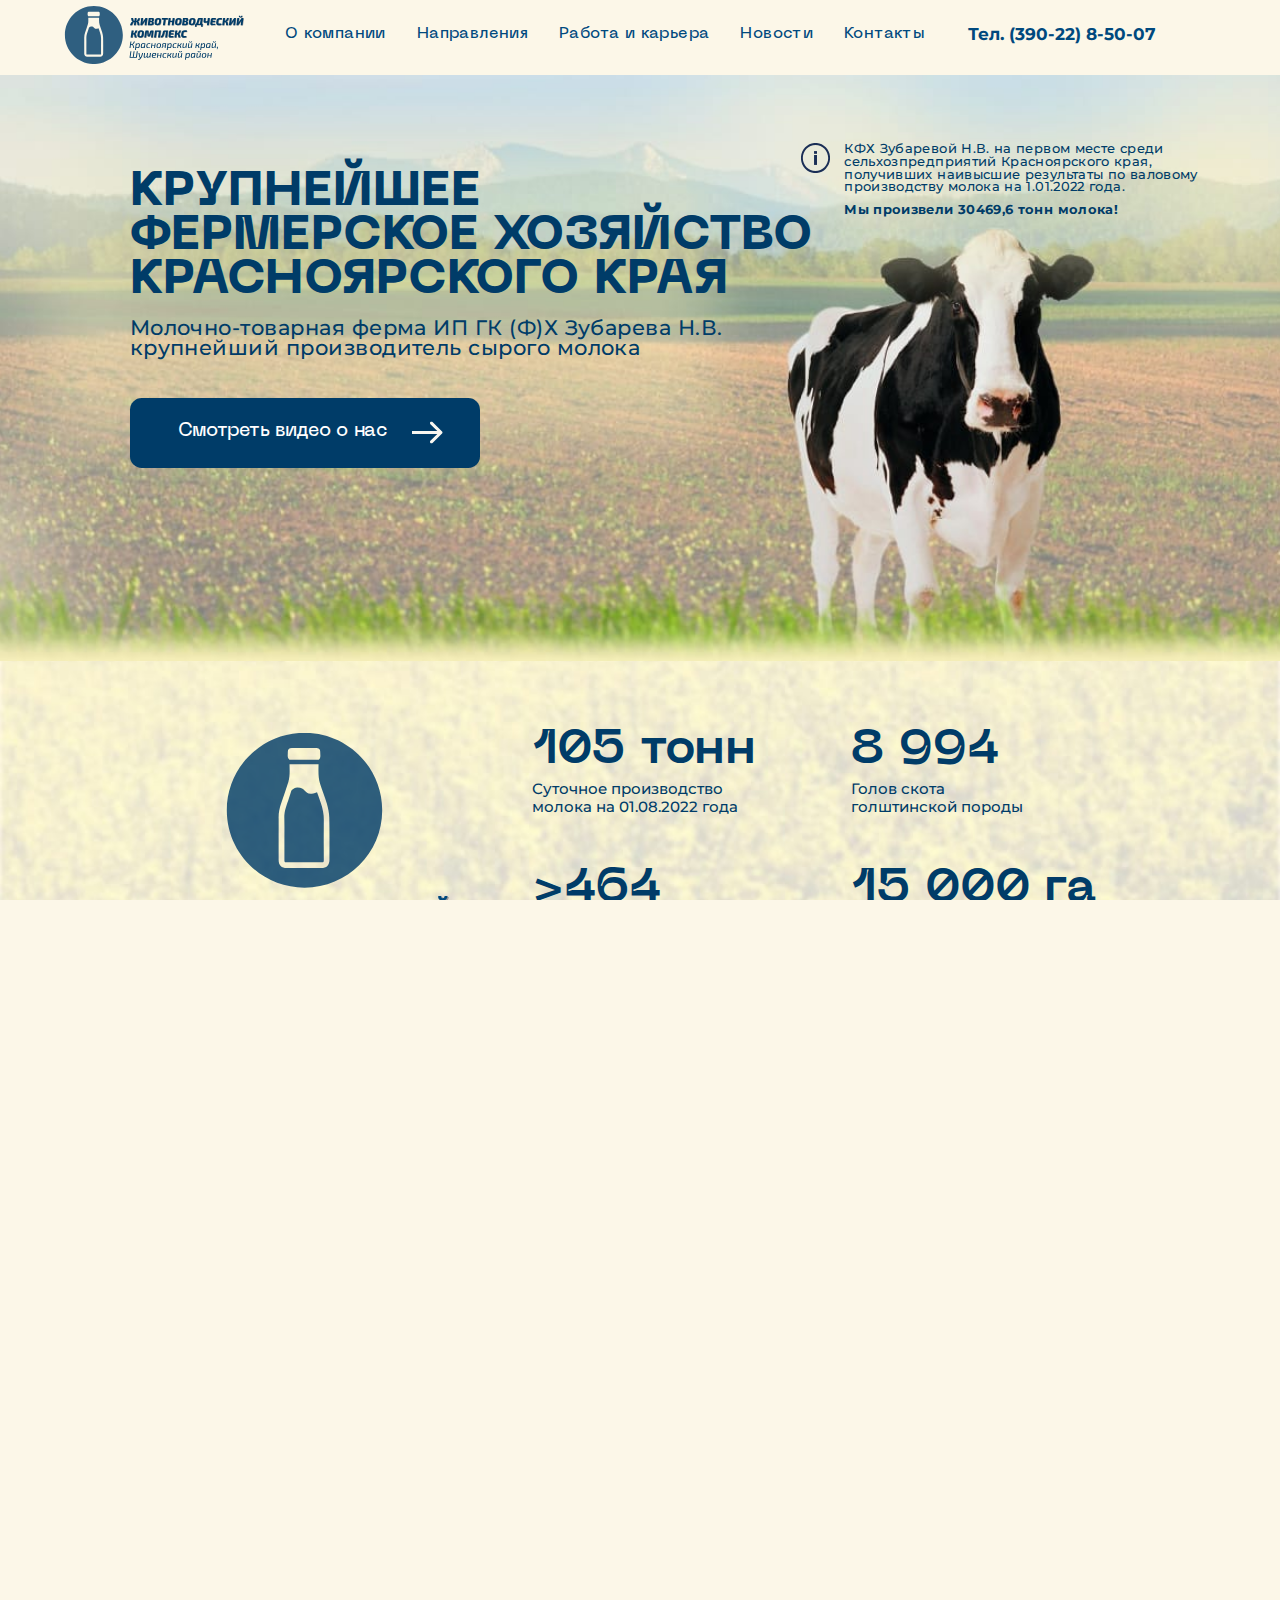
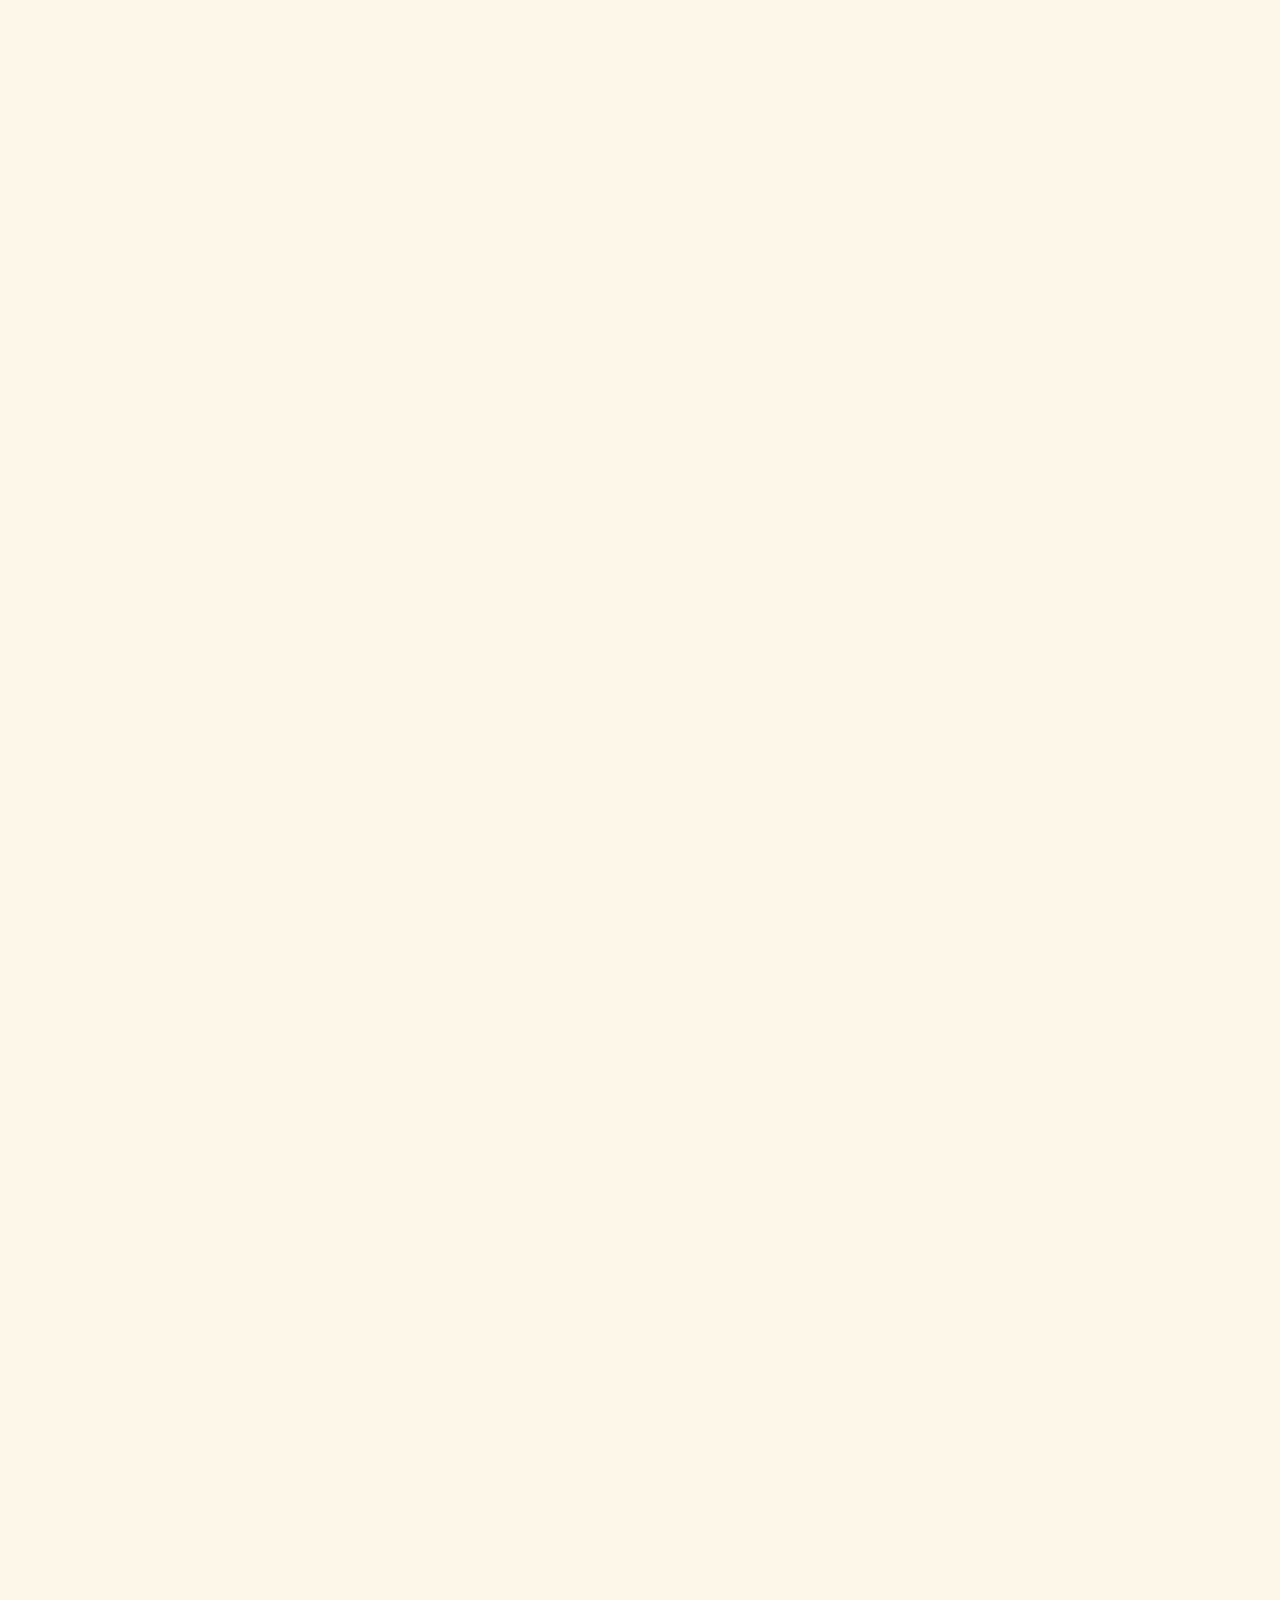
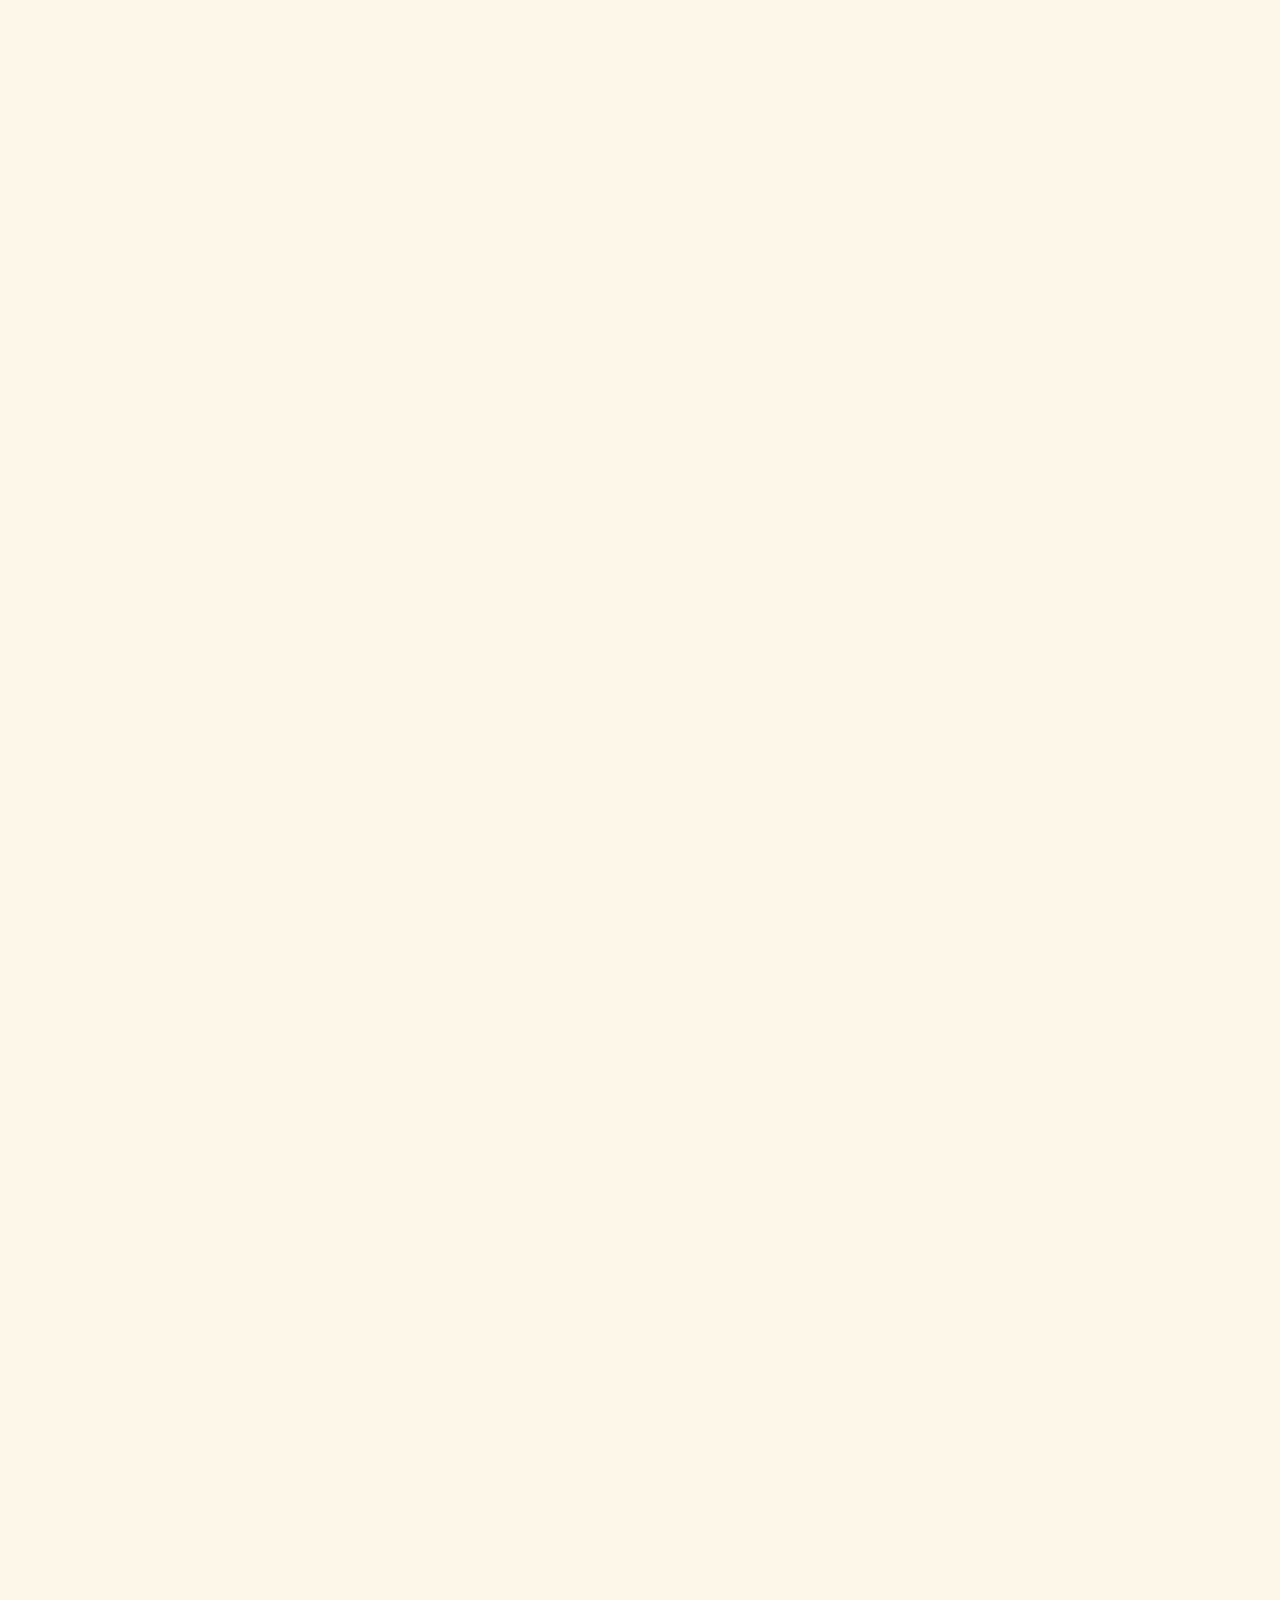
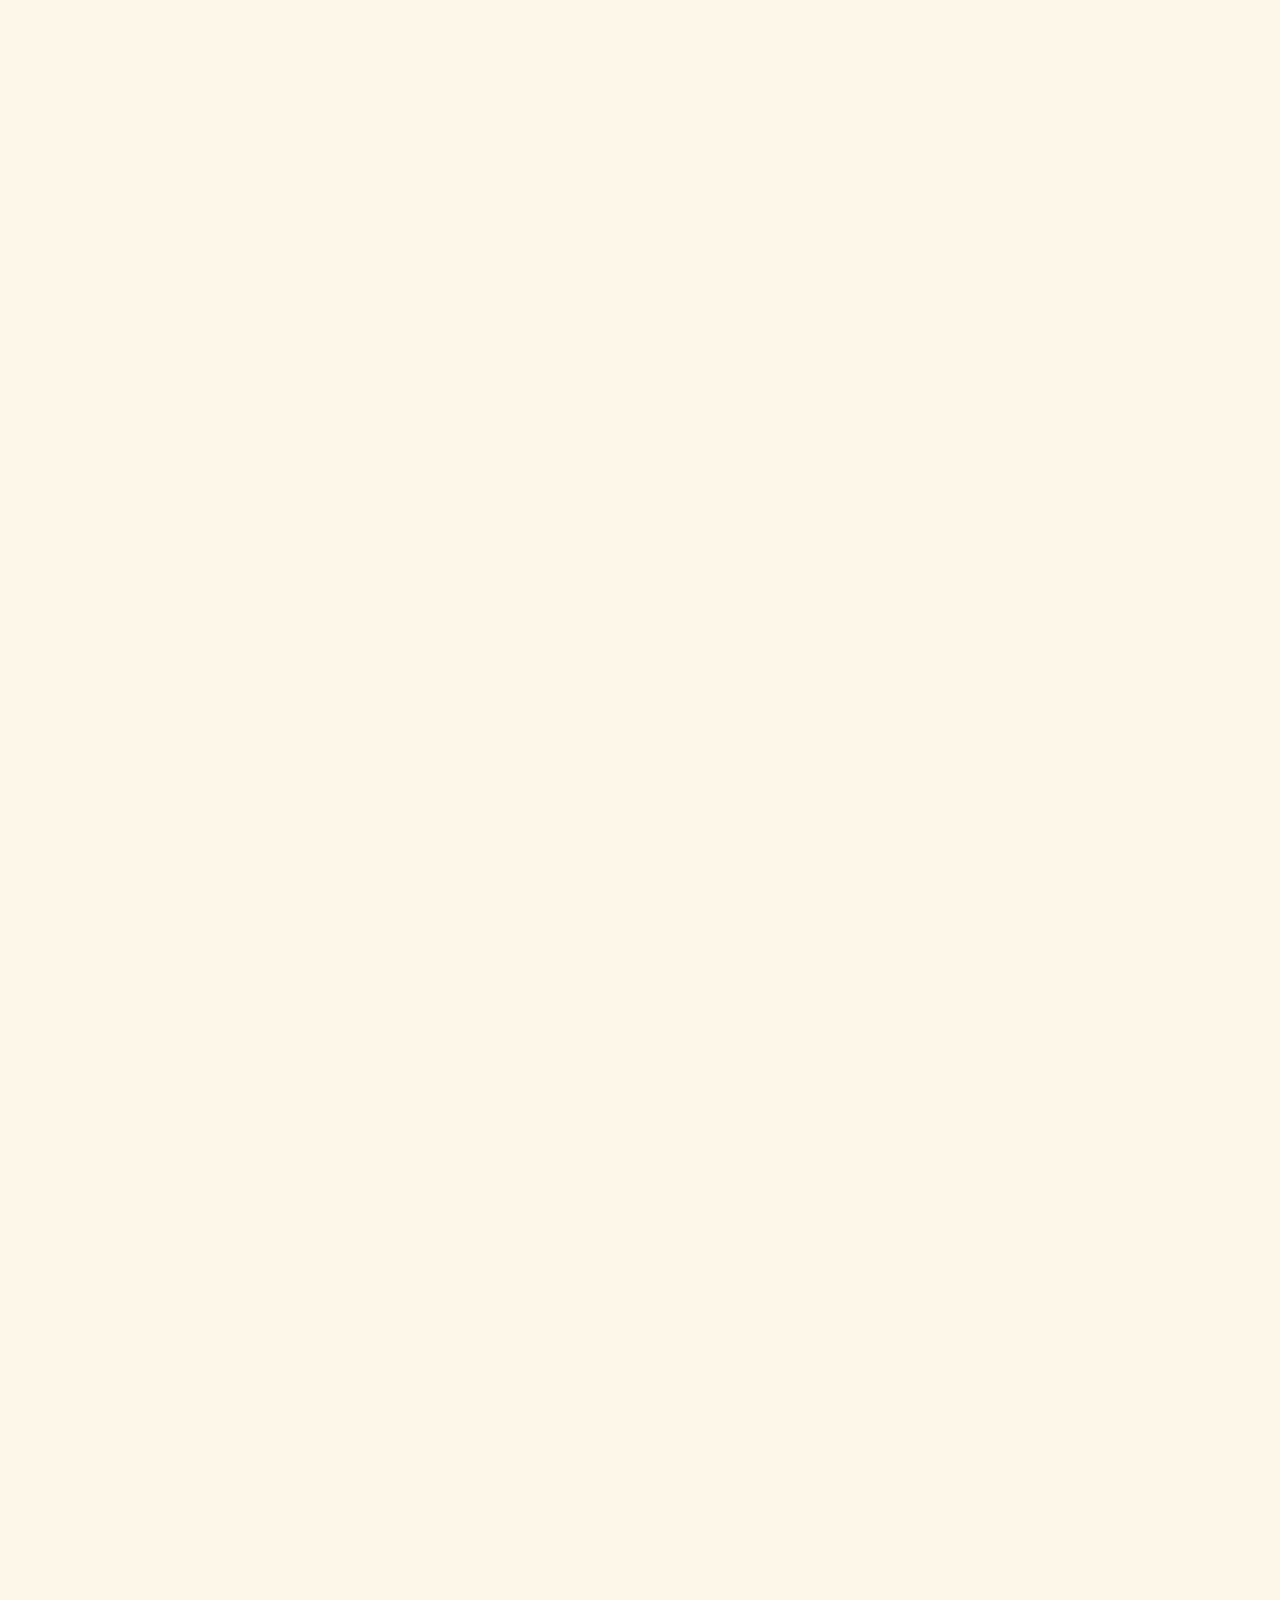
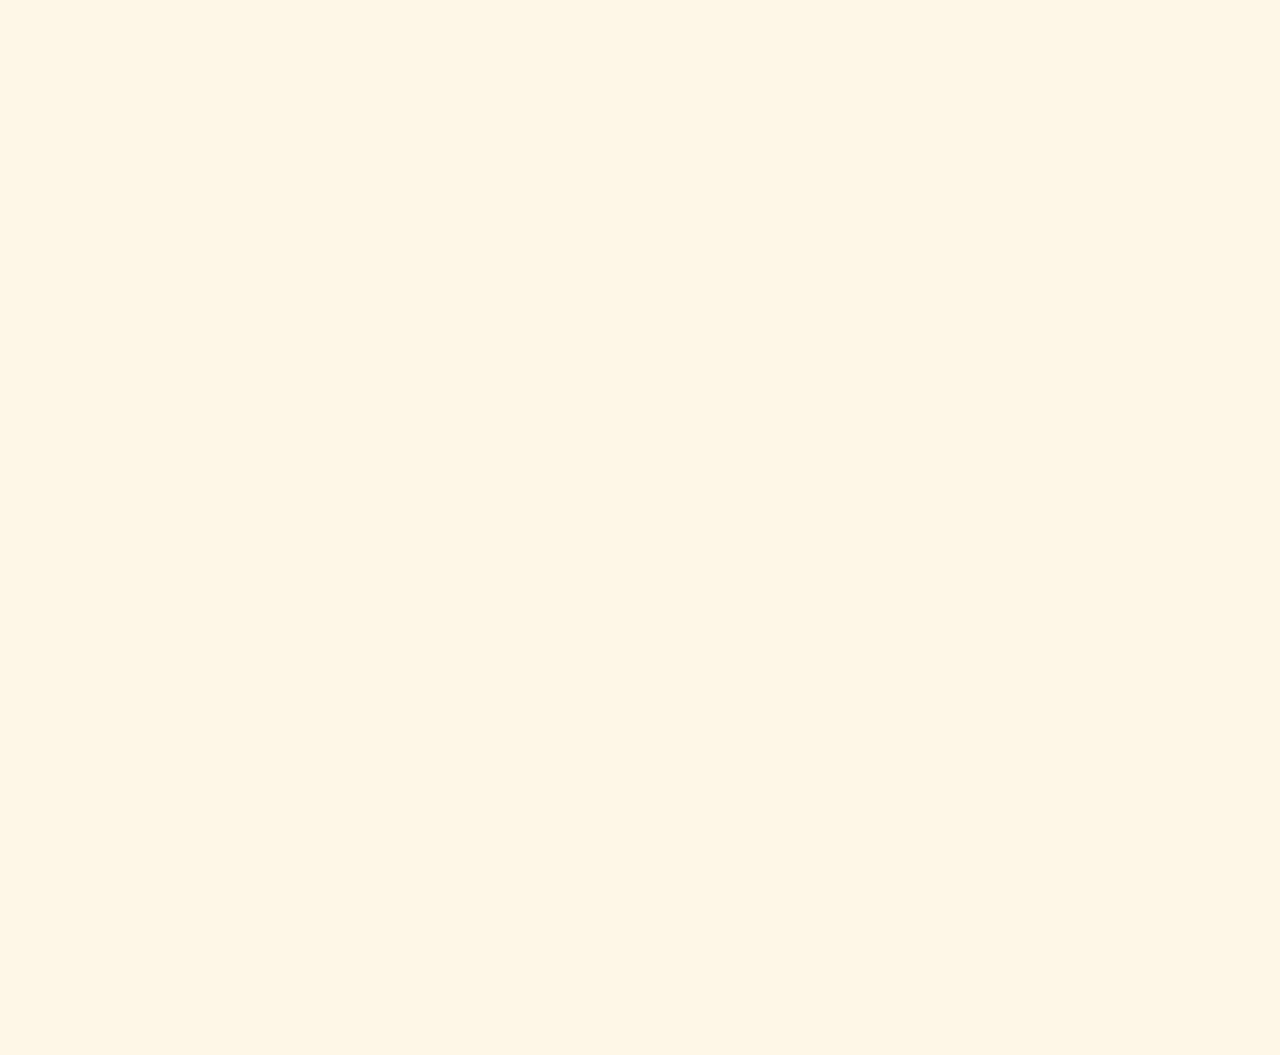
<file: index.html>
<!DOCTYPE html><html lang="ru" class="page"><head><meta charset="UTF-8"><meta name="viewport" content="width=device-width,initial-scale=1"><link rel="shortcut icon" href="favicon.ico" type="image/x-icon"><meta http-equiv="X-UA-Compatible" content="ie=edge"><meta name="theme-color" content="#fff"><title>Животноводческий комлекс</title><link rel="stylesheet" href="https://cdn.jsdelivr.net/npm/swiper@8/swiper-bundle.min.css"><script src="https://cdn.jsdelivr.net/npm/swiper@8/swiper-bundle.min.js"></script><link rel="stylesheet" href="https://cdn.jsdelivr.net/npm/@fancyapps/ui@4.0/dist/fancybox.css"><link rel="stylesheet" href="css/vendor.css"><link rel="stylesheet" href="css/main.css"><script src="https://cdn.jsdelivr.net/npm/@fancyapps/ui@4.0/dist/fancybox.umd.js"></script><script defer="defer" src="js/main.js"></script></head><body class="page__body"><div class="wrapper"><div class="content"><div class="modal" id="popup1"><div class="modal__content"><button class="modal__close btn-reset" type="button" data-modal-close></button><h2 class="modal__title title">Оставить заявку</h2><form class="modal__form" action="#"><fieldset class="modal__box"><input class="modal__input input-reset" type="text" name="user-name" placeholder="Ваше имя" required> <input class="modal__input input-reset" type="email" name="user-email" placeholder="Ваша почта" required> <input class="modal__input input-reset" type="tel" name="user-tel" placeholder="Ваш телефон" required></fieldset><input class="modal__btn main-btn btn-reset" type="submit" value="Отправить"></form></div></div><header class="header header--transparent"><div class="container"><nav class="header__nav"><a class="header__logo logo" href="#"><img src="img/logo.svg" alt="logo" width="170" height="55"> </a><button class="burger btn-reset" aria-label="Открыть меню" aria-expanded="false" data-burger><span class="burger__line"></span></button><ul class="menu list-reset"><li class="menu__item"><a class="menu__link" href="#">О компании</a></li><li class="menu__item"><a class="menu__link" href="#">Направления</a></li><li class="menu__item"><a class="menu__link" href="#">Работа и карьера</a></li><li class="menu__item"><a class="menu__link" href="#">Новости</a></li><li class="menu__item"><a class="menu__link" href="#">Контакты</a></li></ul><a class="header__tel" href="tel:+79235947642">Тел. (390-22) 8-50-07</a><div class="mobile-menu" data-menu><div class="mobile-menu__content"><a class="mobile-menu__logo logo" href="#"><img src="img/logo.svg" alt="logo" width="170" height="55"></a><ul class="mobile-menu__menu menu menu--mobile list-reset"><li class="menu__item" data-menu-item><a class="menu__link" href="#">О компании</a></li><li class="menu__item" data-menu-item><a class="menu__link" href="#">Направления</a></li><li class="menu__item" data-menu-item><a class="menu__link" href="#">Работа и карьера</a></li><li class="menu__item" data-menu-item><a class="menu__link" href="#">Новости</a></li><li class="menu__item" data-menu-item><a class="menu__link" href="#">Контакты</a></li></ul><a class="header__tel header__tel--mobile" href="tel:+79235947642">Тел. (390-22) 8-50-07 </a><a class="header__tel header__tel--address header__tel--mobile" href="#">Адрес: Красноярский край, Шушенский район, Ильичевский сельсовет, п. Алтан, территория ФХ Зубарева уч. 1</a></div></div></nav></div></header><main><section class="hero-section"><div class="hero-section__container container"><div class="hero-section__inner"><div class="hero-section__content"><h1 class="hero-section__title">КРУПНЕЙШЕЕ ФЕРМЕРСКОЕ ХОЗЯЙСТВО КРАСНОЯРСКОГО КРАЯ <span class="hero-section__subtitle">Молочно-товарная ферма ИП ГК (Ф)Х Зубарева Н.В. крупнейший производитель сырого молока</span></h1><a class="hero-section__link main-btn" href="#" data-modal="popup1">Смотреть видео о нас <span class="main-btn__arrow"></span></a></div><div class="hero-section__text"><p>КФХ Зубаревой Н.В. на первом месте среди сельхозпредприятий Красноярского края,<br>получивших наивысшие результаты по валовому<br>производству молока на 1.01.2022 года.</p><p><strong>Мы произвели 30469,6 тонн молока!</strong></p></div></div></div></section><section class="about-numbers" style="background-image: url('img/about-numbers/bg.jpg');"><!-- <div class="block-mask"></div> --><div class="hero-section__text hero-section__text--mobile"><p>КФХ Зубаревой Н.В. на первом месте среди сельхозпредприятий Красноярского края,<br>получивших наивысшие результаты по валовому<br>производству молока на 1.01.2022 года.</p><p><strong>Мы произвели 30469,6 тонн молока!</strong></p></div><h2 class="about-numbers__title title">О НАС В ЦИФРАХ</h2><div class="container"><div class="about-numbers__inner"><img class="about-numbers__img" src="img/big-logo.svg" alt="logo" width="287" height="208"><ul class="about-numbers__list list-reset"><li class="about-numbers__item"><span class="about-numbers__num">105 <span class="about-numbers__unit">тонн</span></span><p class="about-numbers__text">Суточное производство молока на 01.08.2022 года</p></li><li class="about-numbers__item"><span class="about-numbers__num">8 994 <span class="about-numbers__unit"></span></span><p class="about-numbers__text">Голов скота<br>голштинской породы</p></li><li class="about-numbers__item"><span class="about-numbers__num">>464 <span class="about-numbers__unit"></span></span><p class="about-numbers__text">Количество рабочих<br>мест на нашей ферме</p></li><li class="about-numbers__item"><span class="about-numbers__num">15 000 <span class="about-numbers__unit">га</span></span><p class="about-numbers__text">Из них 5 400 га кормовых культур, 9 600 га зерновых культур.</p></li><li class="about-numbers__item"><img class="about-numbers__img about-numbers__img--mobile" src="img/big-logo.svg" alt="logo" width="287" height="208"></li></ul></div></div></section><section class="our-record"><h2 class="our-record__title title">НАШИ РЕКОРДСМЕНКИ</h2><div class="our-record__arrows main-arrows" data-glide-el="controls"><button class="main-arrows__arrow main-arrows__arrow--left btn-reset" type="button"></button> <button class="main-arrows__arrow main-arrows__arrow--right btn-reset" type="button"></button></div><div class="our-record__slider swiper"><ul class="our-record__list swiper-wrapper list-reset"><li class="our-record__slide swiper-slide"><div class="our-record__inner"><img class="our-record__bg" src="img/our-record/img1.jpg" alt="korovka" width="146" height="151"> <span class="our-record__text">#kfhzubareva</span> <span class="our-record__liters">700Л</span></div></li><li class="our-record__slide swiper-slide"><div class="our-record__inner"><img class="our-record__bg" src="img/our-record/img2.jpg" alt="korovka" width="146" height="151"> <span class="our-record__text">#kfhzubareva</span> <span class="our-record__liters">700Л</span></div></li><li class="our-record__slide swiper-slide"><div class="our-record__inner"><img class="our-record__bg" src="img/our-record/img3.jpg" alt="korovka" width="146" height="151"> <span class="our-record__text">#kfhzubareva</span> <span class="our-record__liters">700Л</span></div></li><li class="our-record__slide swiper-slide"><div class="our-record__inner"><img class="our-record__bg" src="img/our-record/img4.jpg" alt="korovka" width="146" height="151"> <span class="our-record__text">#kfhzubareva</span> <span class="our-record__liters">700Л</span></div></li><li class="our-record__slide swiper-slide"><div class="our-record__inner"><img class="our-record__bg" src="img/our-record/img5.jpg" alt="korovka" width="146" height="151"> <span class="our-record__text">#kfhzubareva</span> <span class="our-record__liters">700Л</span></div></li><li class="our-record__slide swiper-slide"><div class="our-record__inner"><img class="our-record__bg" src="img/our-record/img6.jpg" alt="korovka" width="146" height="151"> <span class="our-record__text">#kfhzubareva</span> <span class="our-record__liters">700Л</span></div></li><li class="our-record__slide swiper-slide"><div class="our-record__inner"><img class="our-record__bg" src="img/our-record/img7.jpg" alt="korovka" width="146" height="151"> <span class="our-record__text">#kfhzubareva</span> <span class="our-record__liters">700Л</span></div></li><li class="our-record__slide swiper-slide"><div class="our-record__inner"><img class="our-record__bg" src="img/our-record/img8.jpg" alt="korovka" width="146" height="151"> <span class="our-record__text">#kfhzubareva</span> <span class="our-record__liters">700Л</span></div></li></ul></div></section><section class="latest-equipment" style="background-image: url(img/latest-equipment/bg.png);"><div class="latest-equipment__inner"><h2 class="latest-equipment__title title">Новейшее оборудование</h2><div class="latest-equipment__text subtitle"><p>Предприятие С НОВЕЙШИМ ОБОРУДОВАНИЕМ — доильное оборудование немецкой компании «GEA» — это автоматизированная роботизированная доильная карусель DAIRY PRO Q — первая в России</p></div><ul class="latest-equipment__list list-reset"><li class="latest-equipment__item"><img class="latest-equipment__img" src="img/latest-equipment/img1.jpg" alt="img1" width="190" height="145"></li><li class="latest-equipment__item"><img class="latest-equipment__img" src="img/latest-equipment/img2.jpg" alt="img2" width="190" height="145"></li><li class="latest-equipment__item"><img class="latest-equipment__img" src="img/latest-equipment/img3.jpg" alt="img3" width="190" height="145"></li></ul></div></section><section class="directions"><h2 class="directions__title title">НАПРАВЛЕНИЯ</h2><div class="tabs" data-tabs="directions-tabs"><ul class="tabs__nav list-reset"><li class="tabs__nav-item"><button class="tabs__nav-btn btn-reset" type="button">Производство молока</button></li><li class="tabs__nav-item"><button class="tabs__nav-btn btn-reset" type="button">Растениеводство</button></li><li class="tabs__nav-item"><button class="tabs__nav-btn btn-reset" type="button">Генетика</button></li><li class="tabs__nav-item"><button class="tabs__nav-btn btn-reset" type="button">Производство нетелей</button></li></ul><div class="tabs__content"><div class="tabs__panel"><div class="milk-production"><div class="milk-production__inner"><div class="milk-production__content"><h3 class="milk-production__title">ПРОИЗВОДСТВО МОЛОКА —</h3><div class="milk-production__text"><p>ДМБ1 Доильный зал тип «Елочка», на котором доятся коровы в первые дни после отела. Родильное отделение.<br>ДМБ2 роботизированная доильная карусель Dairy Pro Q на 72 места немецкой фирмы GEA, доится основное стадо — около 2700 голов.<br>ДМБ3 роботизированная доильная карусель Dairy Pro Q на 72 места немецкой фирмы GEA, в планах запуск в 2023 году.<br>Более 45 роботизированных каруселей Dairy Pro Q установлено во всём мире. На ферме установлена первая в России и третья в мире по величине. Мы получаем молоко высшего сорта с низким количеством соматических клеток (не более 170)</p><p>Преимущества Dairy Pro Q:<br>Бережное доение;<br>Превентивный менеджмент здоровья;<br>Умные системы охлаждения;<br>Одинаковое обслуживание каждой коровы.</p></div><a class="milk-production__link main-btn" href="#">Читать подробнее</a></div><img class="milk-production__img" src="img/directions/img1.jpg" alt="korovka mu-mu" width="443" height="303"> <a class="milk-production__link milk-production__link--mobile main-btn" href="#">Читать подробнее</a></div></div></div><div class="tabs__panel"><div class="crop-production" style="background-image: url('img/directions/crop/bg1.jpg');"><h3 class="crop-production__title title">Растениеводство</h3><div class="crop-production__text"><p>Направление, которое позволяет, прежде всего, обеспечить натуральными кормами все поголовье животноводческого комплекса. <strong>Общие засеянные площади</strong> за последние пять лет <strong>увеличились с 1300 до 14660 гектаров.</strong></p></div><ul class="crop-production__list list-reset"><li class="crop-production__item"><img class="crop-production__img" src="img/directions/crop/img1.png" alt="пшеница"> <span class="crop-production__label">Пшеница</span></li><li class="crop-production__item"><img class="crop-production__img" src="img/directions/crop/img2.png" alt="Ячмень"> <span class="crop-production__label">Ячмень</span></li><li class="crop-production__item"><img class="crop-production__img" src="img/directions/crop/img3.png" alt="Люцерна"> <span class="crop-production__label">Люцерна</span></li><li class="crop-production__item"><img class="crop-production__img" src="img/directions/crop/img4.png" alt="Рапс"> <span class="crop-production__label">Рапс</span></li><li class="crop-production__item"><img class="crop-production__img" src="img/directions/crop/img5.png" alt="Кукуруза"> <span class="crop-production__label">Кукуруза</span></li><li class="crop-production__item"><img class="crop-production__img" src="img/directions/crop/img6.png" alt="Рожь"> <span class="crop-production__label">Рожь</span></li></ul><div class="crop-production__units"><p>Количество единиц сельхозтехники: 97</p><p>в том числе — 16 комбайнов; 5 косилок; 31 трактор и другая техника.</p></div></div></div><div class="tabs__panel"><div class="crop-production crop-production--genetics" style="background-image: url('img/directions/crop/bg2.jpg');"><h3 class="crop-production__title title">ГЕНЕТИКА</h3><div class="crop-production__text"><p>К (Ф)Х Зубарева Н.В. имеет ряд направлений деятельности, заниматься которыми необходимо уже сегодня, чтобы обеспечить успех развития предприятия на перспективу ближайших пяти — десяти лет. Направление генетики — одно из ведущих. Нам хочется выращивать продуктивных и здоровых животных, что прямым образом, влияет на молочную продуктивность.</p><p>Данная работа позволяет выправить генетические болезни коров, выстроить дальнейший генетический план для получения здорового потомства. Современное программное обеспечение для менеджмента стада — нам в помощь.</p></div><ul class="crop-production__list list-reset"><li class="crop-production__item">Для управления стадом используется ПО DairyComp305</li><li class="crop-production__item">Селекционная работа ведется в ПО Селекс</li><li class="crop-production__item">Рацион балансируется в ПО HYBRIMIN Futter 5</li><li class="crop-production__item">ПО SenseHUB помогает отслеживать приход телок в охоту и своевременно их осеменять.</li></ul></div></div><div class="tabs__panel"><div class="crop-production crop-production--genetics crop-production--heifers" style="background-image: url('img/directions/crop/bg3.jpg');"><h3 class="crop-production__title title">ПРОИЗВОДСТВО НЕТЕЛЕЙ</h3><div class="crop-production__text"><p>Правильно выстроенная селекционная работа по выращиванию тёлок — это основа для получения выносливой и высокоудойной коровы, а, значит, — возможность инвестировать в будущее стадо. В нашем К (Ф)Х Зубарева Н.В. доказано, что соблюдая условия сбалансированного кормления и четкого контроля за развитием подопечных, отёлы можно успешно производить в возрасте 24 месяцев.</p></div><ul class="crop-production__list list-reset"><li class="crop-production__item">Воспроизводство</li><li class="crop-production__item"><span class="crop-production__item-text">Выход тёлок от сексированного семени </span><span class="crop-production__num">92%</span></li><li class="crop-production__item"><span class="crop-production__item-text">Общий выход телок </span><span class="crop-production__num">65%</span></li><li class="crop-production__item"><span class="crop-production__item-text">Сервис период </span><span class="crop-production__num">116%</span></li><li class="crop-production__item"><span class="crop-production__item-text">Процент стельных<br>в стаде </span><span class="crop-production__num">56%</span></li></ul></div></div></div></div></section><section class="video-excursion" style="background-image: url('img/video-excursion/bg.jpg');"><a class="video-excursion__link" href="#">Видеоэкскурсия <span class="video-excursion__icon"></span></a></section><section class="we-team"><div class="we-team__container container"><div class="we-team__inner"><img class="we-team__photo we-team__photo--1" src="img/we-team/img1.png" alt="korovka" width="195" height="205"><div class="we-team__descr"><h2 class="we-team__title title">Мы — команда!</h2><div class="we-team__text"><p>Можно бесконечно перечислять успехи хозяйства, приводить диаграммы и цифры роста, но… всего этого не было бы без слаженной работы нашей команды. Команда — это всегда четко отлаженный механизм, где каждый человек занимает свое определенное место наравне со своим сослуживцем. Неважно, отвечаешь ли ты за чистоту и содержание наших кормилиц или руководишь сложным технологическим оборудованием.</p><p><strong>Все работники К (Ф)Х Зубарева Н.В., словно винтики, приводят общий механизм — наше хозяйство в движение и развитие.</strong></p></div></div><img class="we-team__photo we-team__photo--2" src="img/we-team/img2.png" alt="kto-to" width="195" height="205"></div></div></section><section class="our-partners"><h2 class="our-partners__title title">НАШИ ПАРТНЁРЫ:</h2><ul class="our-partners__list list-reset"><li class="our-partners__item"><img class="our-partners__logo" src="img/we-team/logo1.png" alt="" width="131" height="98"></li><li class="our-partners__item"><img class="our-partners__logo" src="img/we-team/logo2.png" alt="" width="146" height="67"></li><li class="our-partners__item"><img class="our-partners__logo" src="img/we-team/logo3.png" alt="" width="259" height="34"></li><li class="our-partners__item"><img class="our-partners__logo" src="img/we-team/logo4.png" alt="" width="135" height="41"></li><li class="our-partners__item"><img class="our-partners__logo" src="img/we-team/logo5.svg" alt="" width="150" height="53"></li><li class="our-partners__item"><img class="our-partners__logo" src="img/we-team/logo6.png" alt="" width="237" height="23"></li></ul><a class="our-partners__link main-btn" href="#">Читать подробнее</a></section><section class="equipment" style="background-image: url('img/equipment/bg.jpg');"><h2 class="equipment__title title">ОБОРУДОВАНИЕ</h2><div class="equipment__subtitle"><p>Быть передовым фермерским хозяйством не только Красноярского края, но и всей Сибири — это значит не просто иметь высокие показатели, но и шагать в ногу с современными технологиями</p></div><div class="equipment__slider swiper"><ul class="equipment__slides swiper-wrapper list-reset"><li class="equipment__slide swiper-slide"><div class="equipment__content"><p class="equipment__text">К (Ф)Х Зубарева Н.В., бесспорно, супер-современное производство<br>где все процессы от кормления до составления рациона автоматизированы</p><ul class="equipment__list list-reset"><li class="equipment__item">Управлять крупным поголовьем помогает ПО DairyComp305. Это, своего рода, достоверная информация<br>о каждом животном «в один клик»</li><li class="equipment__item">Здоровье буренок контролирует система SenseHub.<br>Также, программное обеспечение помогает отслеживать приход телок в охоту и своевременно их осеменять</li><li class="equipment__item">Рацион балансируется в ПО HYBRIMIN Futter 5</li><li class="equipment__item">Селекционная работа в хозяйстве выстраивается в ПО Селекс</li></ul></div></li><li class="equipment__slide swiper-slide"><div class="equipment__content"><p class="equipment__text">К (Ф)Х Зубарева Н.В., бесспорно, супер-современное производство<br>где все процессы от кормления до составления рациона автоматизированы</p><ul class="equipment__list list-reset"><li class="equipment__item">Управлять крупным поголовьем помогает ПО DairyComp305. Это, своего рода, достоверная информация<br>о каждом животном «в один клик»</li><li class="equipment__item">Здоровье буренок контролирует система SenseHub.<br>Также, программное обеспечение помогает отслеживать приход телок в охоту и своевременно их осеменять</li><li class="equipment__item">Рацион балансируется в ПО HYBRIMIN Futter 5</li><li class="equipment__item">Селекционная работа в хозяйстве выстраивается в ПО Селекс</li></ul></div></li></ul><div class="equipment__arrows main-arrows"><button class="main-arrows__arrow main-arrows__arrow--left btn-reset" type="button"></button> <button class="main-arrows__arrow main-arrows__arrow--right btn-reset" type="button"></button></div></div></section><section class="work" style="background-image: url('img/work/bg.jpg');"><div class="container"><h2 class="work__title title">работа и карьера</h2><div class="work__text"><p>В настоящее время в нашей команде трудятся 464 человек. Мы горды тем, что помогаем землякам и соискателям из соседних регионов найти работу по душе с достойной заработной платой. Стараемся обеспечивать свои кадры жилпощадью.</p></div><ul class="work-list__items work-list list-reset"><li class="work-list__item"><article class="work-vacancy"><h3 class="work-vacancy__title title">СПЕЦИАЛИСТ ПО ОХРАНЕ ТРУДА СЛУЖБЫ ОХРАНЫ ТРУДА И ТЕХНИКИ БЕЗОПАСНОСТИ</h3><span class="work-vacancy__salary">от 60.000 тыс./мес. </span><a class="work-vacancy__link main-btn" href="#">Читать подробнее</a></article></li><li class="work-list__item"><article class="work-vacancy"><h3 class="work-vacancy__title title">ТЕХНИК ПО <br>ИСКУССТВЕННОМУ ОСЕМЕНЕНИЮ</h3><span class="work-vacancy__salary">от 60.000 тыс./мес. </span><a class="work-vacancy__link main-btn" href="#">Читать подробнее</a></article></li><li class="work-list__item"><article class="work-vacancy"><h3 class="work-vacancy__title title">ГЛАВНЫЙ<br>ЗООТЕХНИК</h3><span class="work-vacancy__salary">от 60.000 тыс./мес. </span><a class="work-vacancy__link main-btn" href="#">Читать подробнее</a></article></li><li class="work-list__item"><article class="work-vacancy"><h3 class="work-vacancy__title title">ВЕТЕРИНАРНЫЙ<br>ВРАЧ-ГИНЕКОЛОГ</h3><span class="work-vacancy__salary">от 60.000 тыс./мес. </span><a class="work-vacancy__link main-btn" href="#">Читать подробнее</a></article></li><li class="work-list__item"><article class="work-vacancy"><h3 class="work-vacancy__title title">ЗАВЕДУЮЩАЯ<br>СТОЛОВОЙ</h3><span class="work-vacancy__salary">от 60.000 тыс./мес. </span><a class="work-vacancy__link main-btn" href="#">Читать подробнее</a></article></li><li class="work-list__item"></li></ul></div></section><section class="video-news"><div class="container"><h2 class="video-news__title title">видео-новости:</h2><ul class="video-news__list list-reset"><li class="video-news__item"><h3 class="video-news__heading">Визит А. Усса<br>в Шушенский район</h3><span class="video-news__text">Сентябрь 2019 год </span><a class="video-news__video" href="https://www.youtube.com/watch?v=zsE5K2O9EJw" style="background-image: url('img/video-news/img1.jpg');" data-fancybox></a></li><li class="video-news__item"><h3 class="video-news__heading">Дойка-карусель</h3><span class="video-news__text">Август 2019 год </span><a class="video-news__video" href="https://www.youtube.com/watch?v=TVaMJeifDCQ" style="background-image: url('img/video-news/img2.jpg');" data-fancybox></a></li><li class="video-news__item"><h3 class="video-news__heading">Сюжет из программы «О хлебе<br>насущном» от 30.03.2019.</h3><span class="video-news__text">Телеканал «Енисей» </span><a class="video-news__video" href="https://www.youtube.com/watch?v=zJEp6bygdqo" style="background-image: url('img/video-news/img3.jpg');" data-fancybox></a></li><li class="video-news__item"><h3 class="video-news__heading">На молочно-товарной ферме Н. Зубаревой запущены первый доильно-молочный блок и родильное отделение.</h3><span class="video-news__text">Ноябрь 2018 год </span><a class="video-news__video" href="https://www.youtube.com/watch?v=V0MJOD-Z9DU" style="background-image: url('img/video-news/img4.jpg');" data-fancybox></a></li></ul><a class="video-news__link main-btn" href="#">Смотреть больше</a></div></section><section class="contacts" style="background-image: url('img/contacts/bg.jpg');"><h2 class="contacts__title title">Контакты</h2><div class="contacts__box"><p class="contacts__text">Крестьянское (фермерское) хозяйство: <span>К (Ф)Х Зубарева Н.В.</span></p><ul class="contacts__list list-reset"><li class="contacts__item"><span class="contacts__label">Телефон: </span><a class="contacts__link" href="tel:+89232705019">8-923-270-50-19 — отдел кадров.</a></li><li class="contacts__item"><span class="contacts__label">E-mail: </span><a class="contacts__link" href="mailto: gkfh-zubareva@mail.ru">gkfh-zubareva@mail.ru</a></li><li class="contacts__item"><span class="contacts__label">Адрес: </span><a class="contacts__link" href="#">Красноярский край, Шушенский район, Ильичевский сельсовет, п. Алтан, территория ФХ Зубарева уч. 1</a></li><li class="contacts__item"><span class="contacts__label">Мы в соц. сетях:</span><ul class="socials list-reset"><li class="socials__item"><a class="socials__link socials__link--telegram" href="#"></a></li><li class="socials__item"><a class="socials__link socials__link--vk" href="#"></a></li></ul></li></ul></div></section></main></div><footer class="footer"><div class="footer__top"><div class="footer__container container"><nav class="footer__inner"><a class="footer__logo logo" href="#"><img src="img/logo.svg" alt="logo" width="242" height="79"></a><ul class="footer__items list-reset"><li class="footer__item"><span class="footer__text">О компании</span><ul class="footer__list list-reset"><li class="footer__list-item"><a class="footer__link" href="#">Миссия и цель</a></li><li class="footer__list-item"><a class="footer__link" href="#">Наши планы</a></li><li class="footer__list-item"><a class="footer__link" href="#">История компании</a></li><li class="footer__list-item"><a class="footer__link" href="#">Корпоративная жизнь</a></li><li class="footer__list-item"><a class="footer__link" href="#">Видеоэкскурсия</a></li></ul></li><li class="footer__item"><span class="footer__text">Направления</span><ul class="footer__list list-reset"><li class="footer__list-item"><a class="footer__link" href="#">Производство молока</a></li><li class="footer__list-item"><a class="footer__link" href="#">Растениеводство</a></li><li class="footer__list-item"><a class="footer__link" href="#">Генетика</a></li><li class="footer__list-item"><a class="footer__link" href="#">Производство нетелей</a></li><li class="footer__list-item"><a class="footer__link" href="#">Наука и инновации</a></li></ul></li><li class="footer__item"><span class="footer__text">Работа и карьера</span><ul class="footer__list list-reset"><li class="footer__list-item"><a class="footer__link" href="#">Вакансии</a></li><li class="footer__list-item"><a class="footer__link" href="#">Практика</a></li><li class="footer__list-item"><a class="footer__link" href="#">Истории успеха</a></li><li class="footer__list-item"><a class="footer__link" href="#">Кадровая политика</a></li></ul></li><li class="footer__item"><span class="footer__text">Новости</span><ul class="footer__list list-reset"><li class="footer__list-item"><a class="footer__link" href="#">Сми о нас</a></li><li class="footer__list-item"><a class="footer__link" href="#">Фотогалерея</a></li></ul></li><li class="footer__item"><span class="footer__text">Контакты</span><ul class="footer__list list-reset"><li class="footer__list-item"><a class="footer__link" href="#">Адреса</a></li><li class="footer__list-item"><a class="footer__link" href="#">Схема проезда</a></li></ul></li><li class="footer__item footer__item--mobile"><a class="footer__logo logo" href="#"><img src="img/logo.svg" alt="logo" width="242" height="79"></a></li></ul></nav></div></div><div class="footer__bottom"><div class="footer__container container"><div class="footer__box"><p class="footer__copyright">© 2022 ГКФХ Зубарева Наталья Владимировна</p><a class="footer__policy" href="#">Политика конфиденциальности</a></div></div></div></footer></div></body></html>
</file>
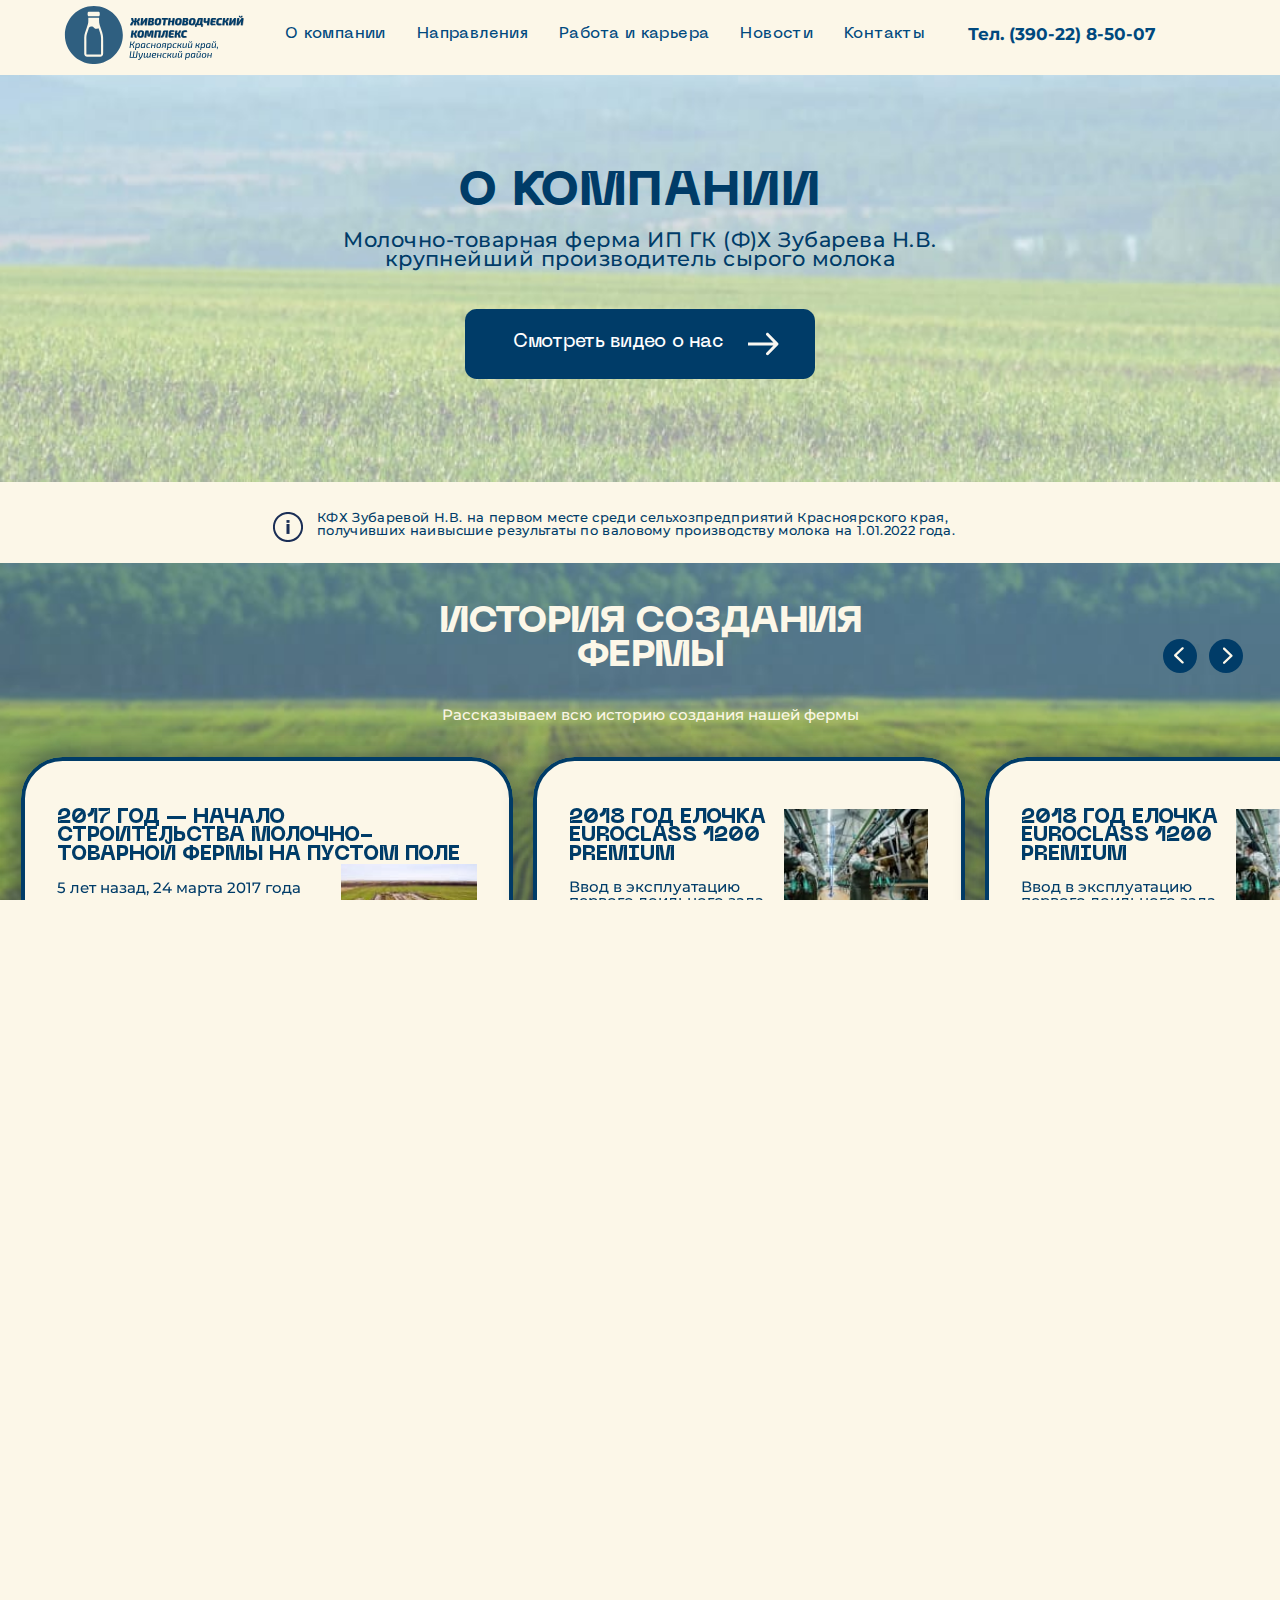
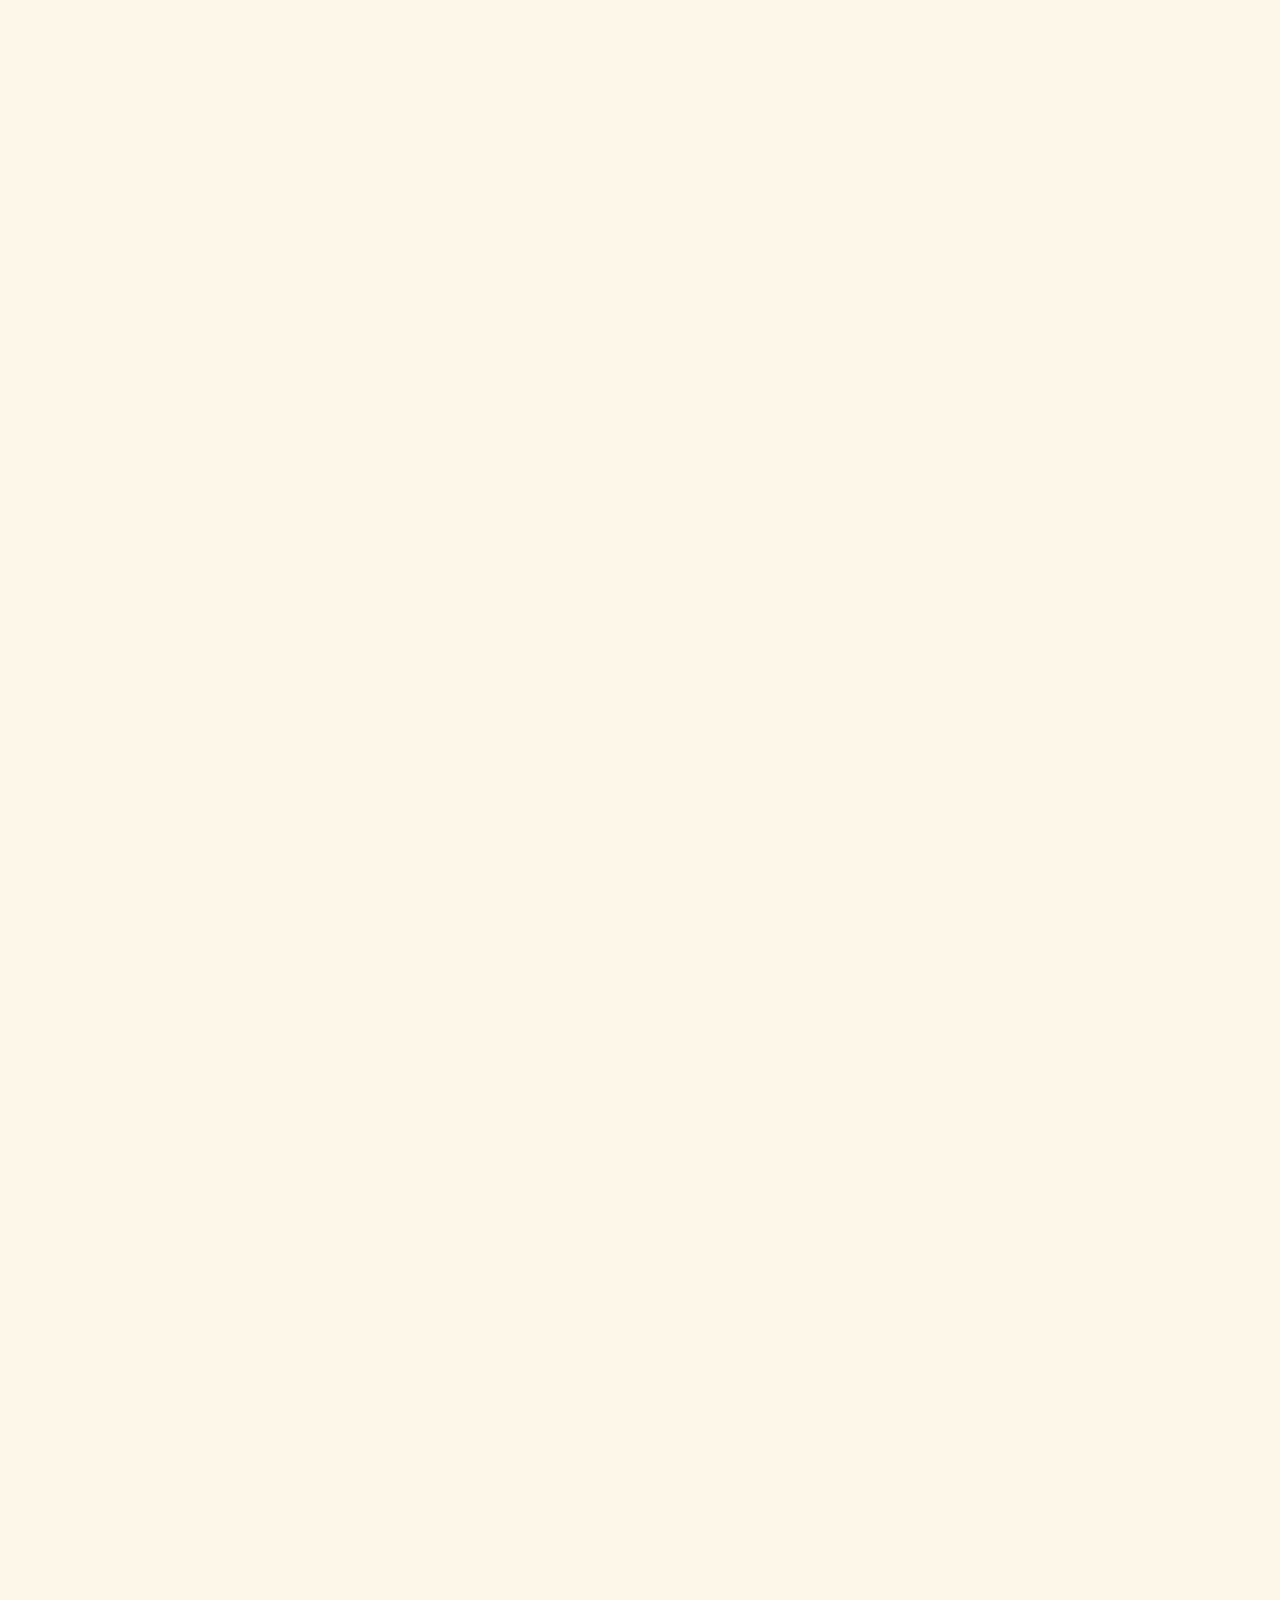
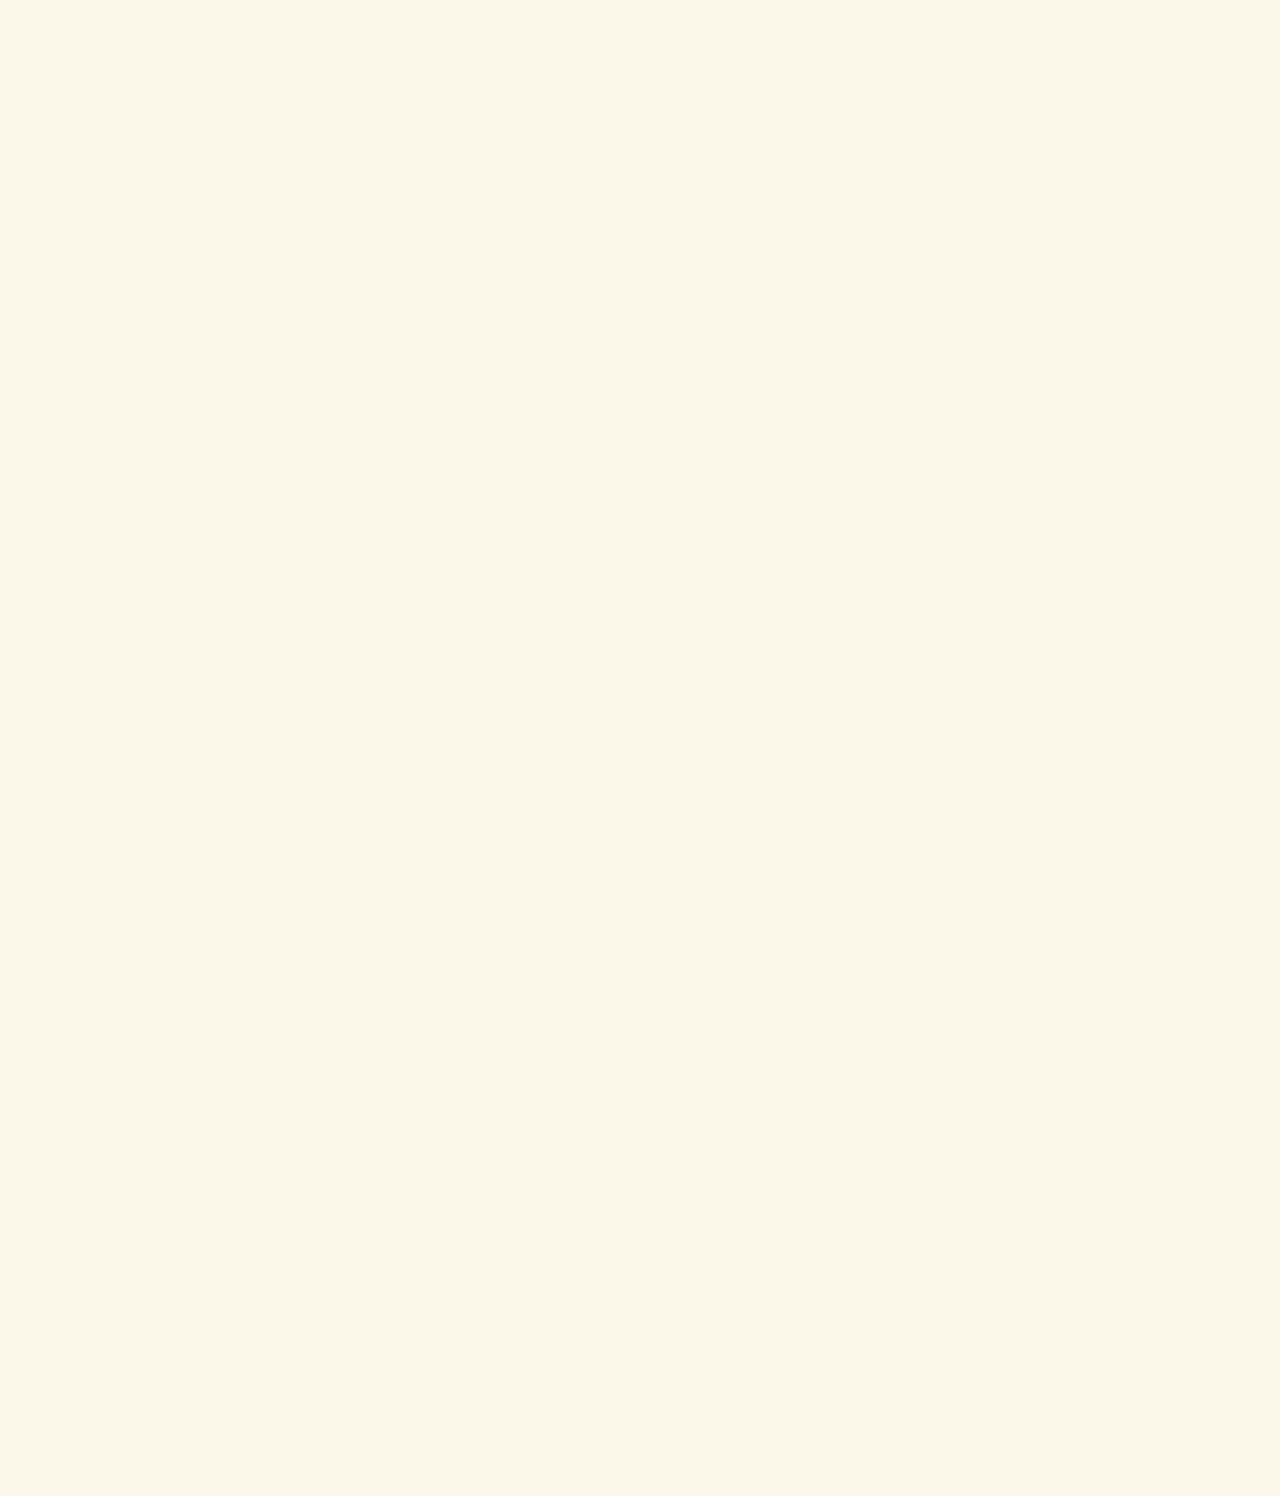
<file: about-company.html>
<!DOCTYPE html><html lang="ru" class="page"><head><meta charset="UTF-8"><meta name="viewport" content="width=device-width,initial-scale=1"><link rel="shortcut icon" href="favicon.ico" type="image/x-icon"><meta http-equiv="X-UA-Compatible" content="ie=edge"><meta name="theme-color" content="#fff"><title>Животноводческий комлекс</title><link rel="stylesheet" href="https://cdn.jsdelivr.net/npm/swiper@8/swiper-bundle.min.css"><script src="https://cdn.jsdelivr.net/npm/swiper@8/swiper-bundle.min.js"></script><link rel="stylesheet" href="https://cdn.jsdelivr.net/npm/@fancyapps/ui@4.0/dist/fancybox.css"><link rel="stylesheet" href="css/vendor.css"><link rel="stylesheet" href="css/main.css"><script src="https://cdn.jsdelivr.net/npm/@fancyapps/ui@4.0/dist/fancybox.umd.js"></script><script defer="defer" src="js/main.js"></script></head><body class="page__body"><div class="wrapper"><div class="content"><header class="header header--transparent"><div class="container"><nav class="header__nav"><a class="header__logo logo" href="#"><img src="img/logo.svg" alt="logo" width="170" height="55"> </a><button class="burger btn-reset" aria-label="Открыть меню" aria-expanded="false" data-burger><span class="burger__line"></span></button><ul class="menu list-reset"><li class="menu__item"><a class="menu__link" href="#">О компании</a></li><li class="menu__item"><a class="menu__link" href="#">Направления</a></li><li class="menu__item"><a class="menu__link" href="#">Работа и карьера</a></li><li class="menu__item"><a class="menu__link" href="#">Новости</a></li><li class="menu__item"><a class="menu__link" href="#">Контакты</a></li></ul><a class="header__tel" href="tel:+79235947642">Тел. (390-22) 8-50-07</a><div class="mobile-menu" data-menu><div class="mobile-menu__content"><a class="mobile-menu__logo logo" href="#"><img src="img/logo.svg" alt="logo" width="170" height="55"></a><ul class="mobile-menu__menu menu menu--mobile list-reset"><li class="menu__item" data-menu-item><a class="menu__link" href="#">О компании</a></li><li class="menu__item" data-menu-item><a class="menu__link" href="#">Направления</a></li><li class="menu__item" data-menu-item><a class="menu__link" href="#">Работа и карьера</a></li><li class="menu__item" data-menu-item><a class="menu__link" href="#">Новости</a></li><li class="menu__item" data-menu-item><a class="menu__link" href="#">Контакты</a></li></ul><a class="header__tel header__tel--mobile" href="tel:+79235947642">Тел. (390-22) 8-50-07 </a><a class="header__tel header__tel--address header__tel--mobile" href="#">Адрес: Красноярский край, Шушенский район, Ильичевский сельсовет, п. Алтан, территория ФХ Зубарева уч. 1</a></div></div></nav></div></header><main><section class="hero-section hero-section--page"><div class="hero-section__inner" style="background-image: url('img/hero-section/bg-page.jpg');"><div class="hero-section__content"><h1 class="hero-section__title">О КОМПАНИИ <span class="hero-section__subtitle">Молочно-товарная ферма ИП ГК (Ф)Х Зубарева Н.В. крупнейший производитель сырого молока</span></h1><a class="hero-section__link main-btn" href="#">Смотреть видео о нас <span class="main-btn__arrow"></span></a></div></div><div class="hero-section__bottom"><div class="hero-section__text"><p>КФХ Зубаревой Н.В. на первом месте среди сельхозпредприятий Красноярского края, получивших наивысшие результаты по валовому производству молока на 1.01.2022 года.</p></div></div></section><section class="history-creation" style="background-image: url('img/history-creation/bg.jpg');"><h2 class="history-creation__title title">ИСТОРИЯ СОЗДАНИЯ ФЕРМЫ</h2><div class="history-creation__text"><p>Рассказываем всю историю создания нашей фермы</p></div><div class="history-creation__arrows main-arrows"><button class="main-arrows__arrow main-arrows__arrow--left btn-reset" type="button"></button> <button class="main-arrows__arrow main-arrows__arrow--right btn-reset" type="button"></button></div><div class="history-creation__slider swiper"><ul class="history-creation__list swiper-wrapper list-reset"><li class="history-creation__item history-creation__item--1 swiper-slide"><div class="history-creation__inner"><h3 class="history-creation__heading title">2017 год — начало строительства молочно-товарной фермы на пустом поле</h3><div class="history-creation__descr"><p>5 лет назад, 24 марта 2017 года зарегистрировано наше крестьянское хозяйство! 7 июля 2017, Презентация фермы Губернатору Красноярского края</p></div><img class="history-creation__img" src="img/history-creation/img1.jpg" alt="" width="148" height="92"></div></li><li class="history-creation__item history-creation__item--2 swiper-slide"><div class="history-creation__inner"><h3 class="history-creation__heading title">2018 год Елочка EuroClass 1200 Premium</h3><div class="history-creation__descr"><p>Ввод в эксплуатацию первого доильного зала типа Елочка EuroClass 1200 Premium 2*12 доильных мест</p></div><img class="history-creation__img" src="img/history-creation/img2.jpg" alt="" width="135" height="133"></div></li><li class="history-creation__item history-creation__item--2 swiper-slide"><div class="history-creation__inner"><h3 class="history-creation__heading title">2018 год Елочка EuroClass 1200 Premium</h3><div class="history-creation__descr"><p>Ввод в эксплуатацию первого доильного зала типа Елочка EuroClass 1200 Premium 2*12 доильных мест</p></div><img class="history-creation__img" src="img/history-creation/img2.jpg" alt="" width="135" height="133"></div></li></ul></div></section><section class="revive-lands"><div class="container"><div class="revive-lands__content"><h2 class="revive-lands__title title">мы Возрождаем заброшенные земли</h2><p class="revive-lands__text">Общая площадь пустующих сельскохозяйственных земель в России по разным оценкам составляет до 40 млн га. Где когда-то колосилась пшеница теперь только сорняки, да кусты.</p><div class="revive-lands__inner"><h3 class="title">Мы не боимся осваивать такие земли</h3><p>Процесс восстановления отнимает много времени, сил и средств, но «исправить» участок необходимо. Нужно провести раскорчёвку, перепахать всю землю и внести удобрения. И только потом можно подготовить поля к посеву пшеницы, кукурузы или рапса. Заброшенные земли «оживут» и снова будут давать урожай.</p></div><div class="revive-lands__inner"><img src="img/revive-lands/img1.jpg" alt="" width="446" height="117"><div class="revive-lands__box"><h3 class="title">Возрождение земель</h3><p>Это большая работа на перспективу, которая принесёт увеличение объёмов производства сельхозпродукции и обеспечит новые рабочие места.</p></div></div></div></div></section><section class="map"><img class="map__img" src="img/map/map-img.jpg" alt="" height="473"><!-- ( •̀ ω •́ )✧ --></section><section class="ecology"><div class="ecology__container container"><div class="ecology__inner"><div class="ecology__content"><h2 class="ecology__title title">МЫ ЗА ЭКОЛОГИЮ!</h2><div class="ecology__text"><p>Экологическая безопасность предприятия — это не просто требование времени, но и особая философия компании. Сейчас это направление является настолько актуальным, что даже определяет конкурентоспособность организации. А, начинается все с малого. Например, в нашем К (Ф)Х организован раздельный сбор мусора: твердый пластик, бумага, пластиковая бутылка, бытовые отходы. Наши партнеры Поликрафт изготовили нам скамейки и урны из твердого пластика, собранного на ферме. В дальнейшем планируется изготовление клумб и малых архитектурных форм.</p></div></div><div class="ecology__bg" style="background-image: url('img/ecology/img1.png');"></div></div></div></section><section class="remember-story" style="background-image: url('img/remember-story/bg.jpg');"><div class="remember-story__container container"><h2 class="remember-story__title title">ПОМНИМ ИСТОРИЮ</h2><div class="remember-story__text">Восстанавливаем стелу на Ильичевском поле. В апреле исполнилось 100 лет событию, связанному с именем В. И. Ленина, которое произошло в Шушенском. Оно интересно потому, что это была гуманитарная акция шушенских крестьян.</div><div class="remember-story__content"><img class="remember-story__img remember-story__img--1" src="img/remember-story/img1.jpg" alt="" width="421" height="197"> <img class="remember-story__img remember-story__img--2" src="img/remember-story/img2.jpg" alt="" width="160" height="197"> <img class="remember-story__img remember-story__img--3" src="img/remember-story/img3.jpg" alt="" width="171" height="197"><div class="remember-story__descr remember-story__descr--1"><p>В тяжелейший, для Советской республики, голодный 1922 год крестьяне Шушенской волости преподнесли символический подарок Ленину, которого многие сельчане помнили как политического ссыльного, жившего здесь в самом конце XIX века. Подарок в виде хлеба для особенно страдающего от голода населения Поволжья. Сохранились документы и свидетельстваоб этом событии, такие, как телеграмма, отправленная на имя Ленина, документы Минусинского уездного комитета партии и комитета комсомола, воспоминания очевидцев.</p><p>В начале 1972 года ветераны партии подняли вопрос об увековечивании этого события. Шушенские комсомольцы во главе с первым секретарем райкома комсомола Василием Слухенским подхватили эту идею. Через пятьдесят лет в 1972 году была заложена замечательная традиция, начинать посевную и уборочную кампании с поля, где когда-то шушенские мужики собрали урожай для голодающих Поволжья.</p></div><img class="remember-story__img remember-story__img--tablet remember-story__img--4" src="img/remember-story/img4.jpg" alt="" width="171" height="202"><div class="remember-story__inner"><img class="remember-story__img remember-story__img--tablet remember-story__img--4" src="img/remember-story/img4.jpg" alt="" width="171" height="202"> <img class="remember-story__img remember-story__img--tablet remember-story__img--5" src="img/remember-story/img5.jpg" alt="" width="172" height="177"></div><img class="remember-story__img remember-story__img--7" src="img/remember-story/img7.jpg" alt="" width="291" height="177"> <img class="remember-story__img remember-story__img--6" src="img/remember-story/img6.jpg" alt="" width="291" height="177"> <img class="remember-story__img remember-story__img--tablet remember-story__img--5" src="img/remember-story/img5.jpg" alt="" width="172" height="177"><div class="remember-story__box"><div class="remember-story__descr remember-story__descr--2"><h3 class="remember-story__heading title">В 1922 году</h3><p>шушенские крестьяне в качестве трудового подарка В. И. Ленину, первому руководителю Советского государства, отправили голодающим Поволжья, пять тысяч пудов хлеба, собранного с поля «Гладкое».</p></div><div class="remember-story__descr remember-story__descr--3"><h3 class="remember-story__heading title">В 1972 году</h3><p>по инициативе ветеранов и комсомольцев акт высокого гражданского самосознания шушенцев увековечен стелой-памятником, а поле переименовано в «Ленинское». Авторы памятника — художники Шушенской фабрики сувениров В.Бабичев и А.Тушков.</p></div><div class="remember-story__descr remember-story__descr--4"><h3 class="remember-story__heading title">В 2022 году</h3><p>индивидуальный предприниматель, глава крестьянского (фермерского) хозяйства Зубарева Наталья Владимировна, продолжая лучшие традиции российского сельхозпроизводителя, в знак уважения ко всем поколениям шушенских земледельцев, приняла решение восстановить памятную стелу. Помощь фермерскому хозяйству в реставрации стелы оказали сотрудники пивоваренного завода «Альпина» (ООО «Альпина»)</p></div><div class="remember-story__descr remember-story__descr--5"><p>Глава крестьянского (фермерского) хозяйства Зубарева Наталья Владимировна, продолжая лучшие традиции российского сельхозпроизводителя, в знак уважения ко всем поколениям шушенских земледельцев, приняла решение восстановить памятную стелу.</p></div><img class="remember-story__img remember-story__img--8" src="img/remember-story/img8.jpg" alt="" width="172" height="369"></div></div></div></section><section class="our-plans"><div class="our-plans__container container"><ul class="our-plans__list list-reset"><li class="our-plans__item"><div class="our-plans__box"><h3 class="our-plans__title title">НАШИ ПЛАНЫ</h3><ul class="our-plans__items list-reset"><li class="our-plans__elem"> — Строительство и запуск второй карусели Dairy Pro Q</li><li class="our-plans__elem"> — Строительство 2 коровников по 888 мест</li><li class="our-plans__elem"> — Строительство бойни на 100 голов/сутки</li><li class="our-plans__elem"> — Строительство 2 телятников (от 0-2 месяцев)</li><li class="our-plans__elem"> — Строительство 9 телятников (от 6-12 месяцев)</li><li class="our-plans__elem"> — Строительство посёлка для сотрудников</li></ul></div><img class="our-plans__img" src="img/our-plans/img1.jpg" alt="" width="312" height="193"></li><li class="our-plans__item"><h3 class="our-plans__title title">В 2022 ГОДУ ПЛАНИРУЕТСЯ</h3><ul class="our-plans__items list-reset"><li class="our-plans__elem"> — Строительство коровника на 888 мест</li><li class="our-plans__elem"> — Покупка <strong>2</strong>-х тракторов</li><li class="our-plans__elem"> — Покупка <strong>2</strong>-х почвообрабатывающих<br>комплексов <strong>Farmet Kompaktomat</strong></li><li class="our-plans__elem"> — Покупка кукурузной сеялки <strong>Amazone</strong></li><li class="our-plans__elem"> — Покупка <strong>2</strong>-х кормораздатчиков Хозяин</li><li class="our-plans__elem"> — Покупка <strong>3</strong>-х зерноуборочных комбайнов</li></ul><img class="our-plans__img" src="img/our-plans/img2.jpg" alt="" width="312" height="128"></li><li class="our-plans__item"><div class="our-plans__box"><h3 class="our-plans__title our-plans__title--size title">Надои молока на одну корову 10 тонн в год; Суточное производство молока 180 тонн.</h3></div></li></ul></div></section></main></div><footer class="footer"><div class="footer__top"><div class="footer__container container"><nav class="footer__inner"><a class="footer__logo logo" href="#"><img src="img/logo.svg" alt="logo" width="242" height="79"></a><ul class="footer__items list-reset"><li class="footer__item"><span class="footer__text">О компании</span><ul class="footer__list list-reset"><li class="footer__list-item"><a class="footer__link" href="#">Миссия и цель</a></li><li class="footer__list-item"><a class="footer__link" href="#">Наши планы</a></li><li class="footer__list-item"><a class="footer__link" href="#">История компании</a></li><li class="footer__list-item"><a class="footer__link" href="#">Корпоративная жизнь</a></li><li class="footer__list-item"><a class="footer__link" href="#">Видеоэкскурсия</a></li></ul></li><li class="footer__item"><span class="footer__text">Направления</span><ul class="footer__list list-reset"><li class="footer__list-item"><a class="footer__link" href="#">Производство молока</a></li><li class="footer__list-item"><a class="footer__link" href="#">Растениеводство</a></li><li class="footer__list-item"><a class="footer__link" href="#">Генетика</a></li><li class="footer__list-item"><a class="footer__link" href="#">Производство нетелей</a></li><li class="footer__list-item"><a class="footer__link" href="#">Наука и инновации</a></li></ul></li><li class="footer__item"><span class="footer__text">Работа и карьера</span><ul class="footer__list list-reset"><li class="footer__list-item"><a class="footer__link" href="#">Вакансии</a></li><li class="footer__list-item"><a class="footer__link" href="#">Практика</a></li><li class="footer__list-item"><a class="footer__link" href="#">Истории успеха</a></li><li class="footer__list-item"><a class="footer__link" href="#">Кадровая политика</a></li></ul></li><li class="footer__item"><span class="footer__text">Новости</span><ul class="footer__list list-reset"><li class="footer__list-item"><a class="footer__link" href="#">Сми о нас</a></li><li class="footer__list-item"><a class="footer__link" href="#">Фотогалерея</a></li></ul></li><li class="footer__item"><span class="footer__text">Контакты</span><ul class="footer__list list-reset"><li class="footer__list-item"><a class="footer__link" href="#">Адреса</a></li><li class="footer__list-item"><a class="footer__link" href="#">Схема проезда</a></li></ul></li><li class="footer__item footer__item--mobile"><a class="footer__logo logo" href="#"><img src="img/logo.svg" alt="logo" width="242" height="79"></a></li></ul></nav></div></div><div class="footer__bottom"><div class="footer__container container"><div class="footer__box"><p class="footer__copyright">© 2022 ГКФХ Зубарева Наталья Владимировна</p><a class="footer__policy" href="#">Политика конфиденциальности</a></div></div></div></footer></div></body></html>
</file>
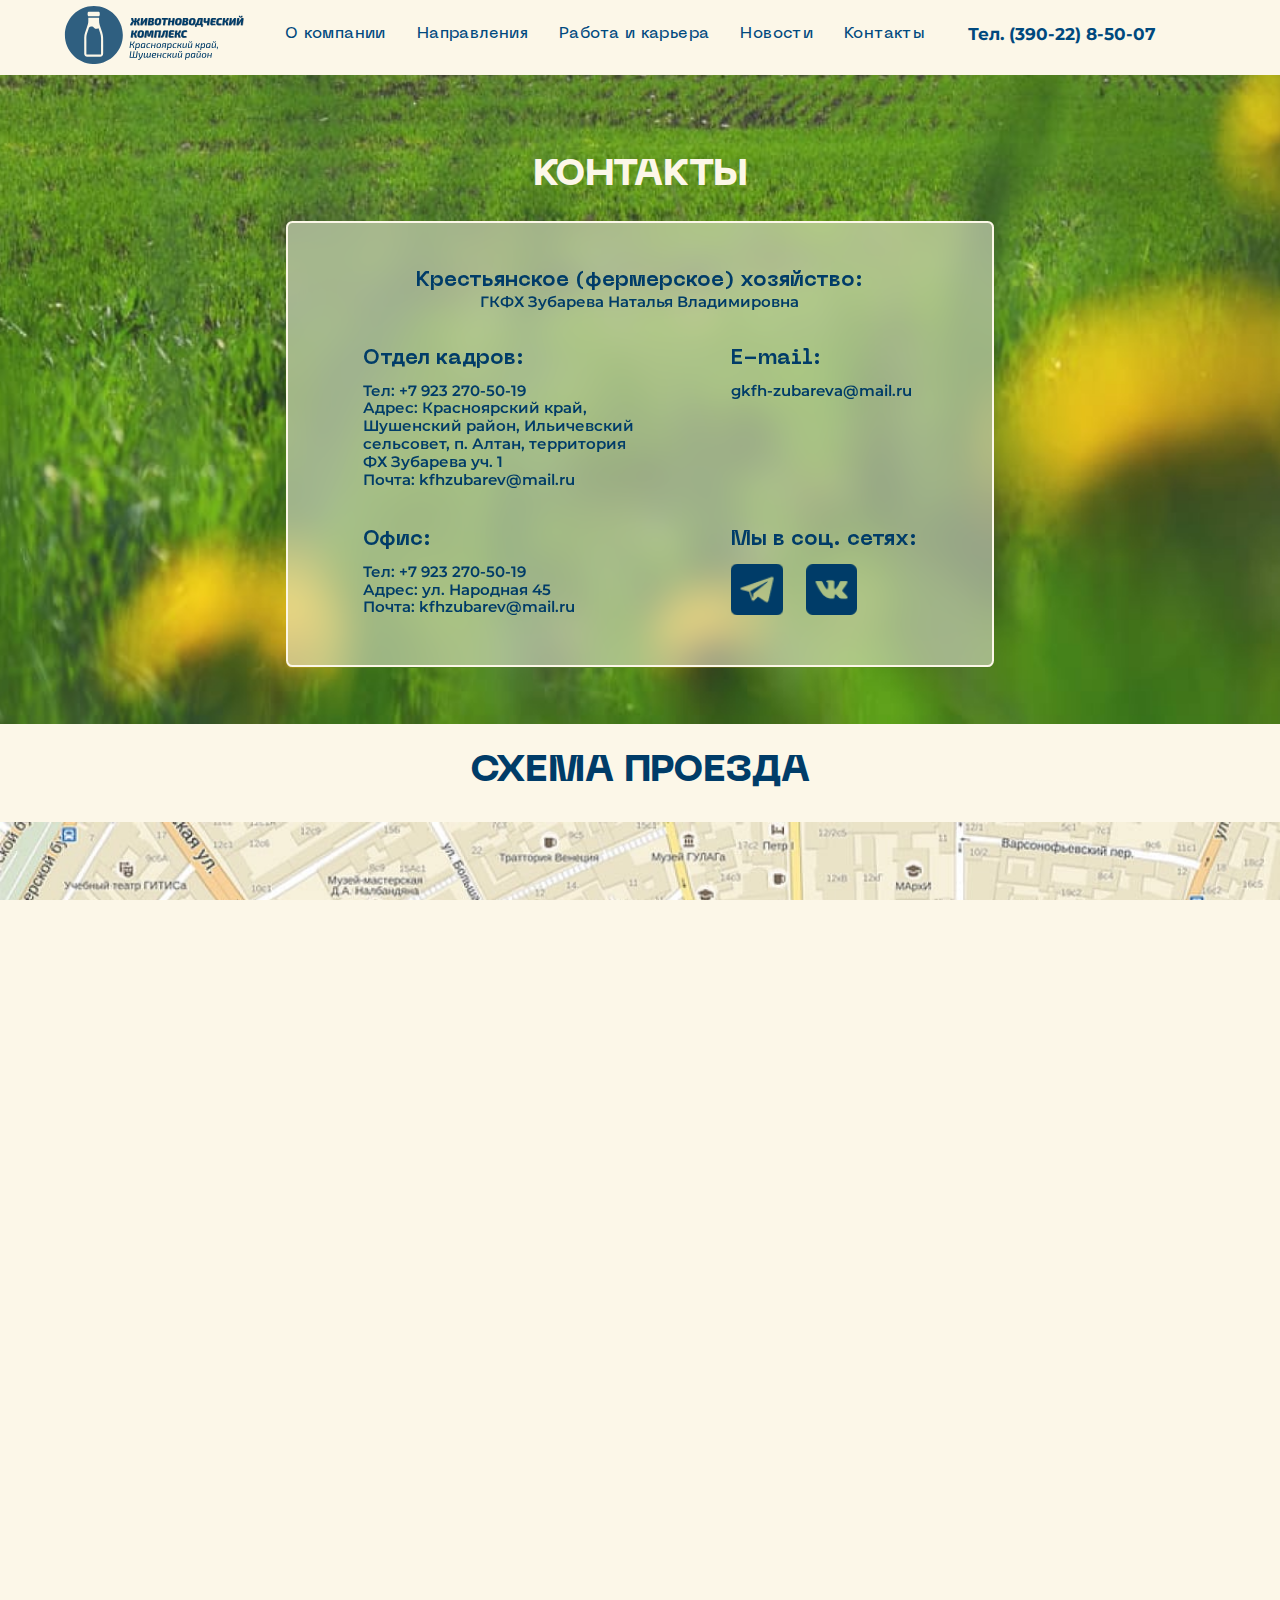
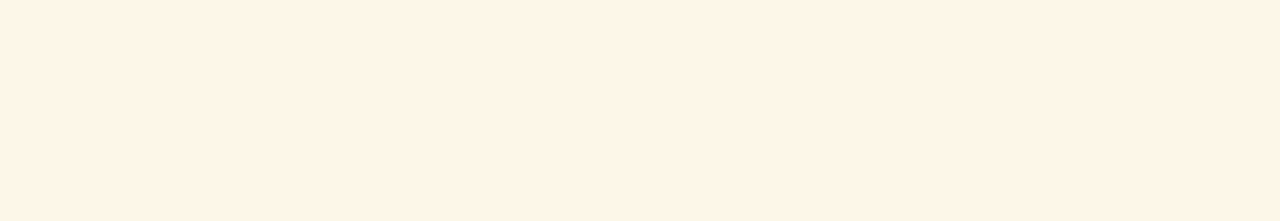
<file: contacts-page.html>
<!DOCTYPE html><html lang="ru" class="page"><head><meta charset="UTF-8"><meta name="viewport" content="width=device-width,initial-scale=1"><link rel="shortcut icon" href="favicon.ico" type="image/x-icon"><meta http-equiv="X-UA-Compatible" content="ie=edge"><meta name="theme-color" content="#fff"><title>Животноводческий комлекс</title><link rel="stylesheet" href="https://cdn.jsdelivr.net/npm/swiper@8/swiper-bundle.min.css"><script src="https://cdn.jsdelivr.net/npm/swiper@8/swiper-bundle.min.js"></script><link rel="stylesheet" href="https://cdn.jsdelivr.net/npm/@fancyapps/ui@4.0/dist/fancybox.css"><link rel="stylesheet" href="css/vendor.css"><link rel="stylesheet" href="css/main.css"><script src="https://cdn.jsdelivr.net/npm/@fancyapps/ui@4.0/dist/fancybox.umd.js"></script><script defer="defer" src="js/main.js"></script></head><body class="page__body"><div class="wrapper"><div class="content"><header class="header header--transparent"><div class="container"><nav class="header__nav"><a class="header__logo logo" href="#"><img src="img/logo.svg" alt="logo" width="170" height="55"> </a><button class="burger btn-reset" aria-label="Открыть меню" aria-expanded="false" data-burger><span class="burger__line"></span></button><ul class="menu list-reset"><li class="menu__item"><a class="menu__link" href="#">О компании</a></li><li class="menu__item"><a class="menu__link" href="#">Направления</a></li><li class="menu__item"><a class="menu__link" href="#">Работа и карьера</a></li><li class="menu__item"><a class="menu__link" href="#">Новости</a></li><li class="menu__item"><a class="menu__link" href="#">Контакты</a></li></ul><a class="header__tel" href="tel:+79235947642">Тел. (390-22) 8-50-07</a><div class="mobile-menu" data-menu><div class="mobile-menu__content"><a class="mobile-menu__logo logo" href="#"><img src="img/logo.svg" alt="logo" width="170" height="55"></a><ul class="mobile-menu__menu menu menu--mobile list-reset"><li class="menu__item" data-menu-item><a class="menu__link" href="#">О компании</a></li><li class="menu__item" data-menu-item><a class="menu__link" href="#">Направления</a></li><li class="menu__item" data-menu-item><a class="menu__link" href="#">Работа и карьера</a></li><li class="menu__item" data-menu-item><a class="menu__link" href="#">Новости</a></li><li class="menu__item" data-menu-item><a class="menu__link" href="#">Контакты</a></li></ul><a class="header__tel header__tel--mobile" href="tel:+79235947642">Тел. (390-22) 8-50-07 </a><a class="header__tel header__tel--address header__tel--mobile" href="#">Адрес: Красноярский край, Шушенский район, Ильичевский сельсовет, п. Алтан, территория ФХ Зубарева уч. 1</a></div></div></nav></div></header><main><section class="contacts contacts--contacts-page" style="background-image: url('img/contacts/bg.jpg');"><h2 class="contacts__title title">Контакты</h2><div class="contacts__box"><p class="contacts__text">Крестьянское (фермерское) хозяйство: <span>ГКФХ Зубарева Наталья Владимировна</span></p><ul class="contacts__list list-reset"><li class="contacts__item"><span class="contacts__label">Отдел кадров: </span><a class="contacts__link" href="tel:+79232705019">Тел: +7 923 270-50-19 </a><a class="contacts__link" href="#">Адрес: Красноярский край, Шушенский район, Ильичевский сельсовет, п. Алтан, территория ФХ Зубарева уч. 1 </a><a class="contacts__link" href="mailto: kfhzubarev@mail.ru">Почта: kfhzubarev@mail.ru</a></li><li class="contacts__item"><span class="contacts__label">E-mail: </span><a class="contacts__link" href="mailto: gkfh-zubareva@mail.ru">gkfh-zubareva@mail.ru</a></li><li class="contacts__item"><span class="contacts__label">Офис: </span><a class="contacts__link" href="tel:+79232705019">Тел: +7 923 270-50-19 </a><a class="contacts__link" href="#">Адрес: ул. Народная 45 </a><a class="contacts__link" href="mailto: kfhzubarev@mail.ru">Почта: kfhzubarev@mail.ru</a></li><li class="contacts__item"><span class="contacts__label">Мы в соц. сетях:</span><ul class="socials list-reset"><li class="socials__item"><a class="socials__link socials__link--telegram" href="#"></a></li><li class="socials__item"><a class="socials__link socials__link--vk" href="#"></a></li></ul></li></ul></div></section><section class="driving-directions"><h2 class="driving-directions__title title">схема проезда</h2><img class="driving-directions__map" src="img/driving-directions/map.jpg" alt="" width="1200" height="368"></section><section class="questions"><div class="questions__inner"><h2 class="questions__title title">ОСТАЛИСЬ ВОПРОСЫ ИЛИ ПРЕДЛОЖЕНИЯ?</h2><div class="questions__text"><p>Если у вас остались вопросы или у вас есть предложения. то вы можете заполнить форму обратной ссвязи ниже и мы обязательно вам ответим</p></div><a class="questions__link main-btn" href="#">Оставить обратную связь</a></div></section></main></div><footer class="footer"><div class="footer__top"><div class="footer__container container"><nav class="footer__inner"><a class="footer__logo logo" href="#"><img src="img/logo.svg" alt="logo" width="242" height="79"></a><ul class="footer__items list-reset"><li class="footer__item"><span class="footer__text">О компании</span><ul class="footer__list list-reset"><li class="footer__list-item"><a class="footer__link" href="#">Миссия и цель</a></li><li class="footer__list-item"><a class="footer__link" href="#">Наши планы</a></li><li class="footer__list-item"><a class="footer__link" href="#">История компании</a></li><li class="footer__list-item"><a class="footer__link" href="#">Корпоративная жизнь</a></li><li class="footer__list-item"><a class="footer__link" href="#">Видеоэкскурсия</a></li></ul></li><li class="footer__item"><span class="footer__text">Направления</span><ul class="footer__list list-reset"><li class="footer__list-item"><a class="footer__link" href="#">Производство молока</a></li><li class="footer__list-item"><a class="footer__link" href="#">Растениеводство</a></li><li class="footer__list-item"><a class="footer__link" href="#">Генетика</a></li><li class="footer__list-item"><a class="footer__link" href="#">Производство нетелей</a></li><li class="footer__list-item"><a class="footer__link" href="#">Наука и инновации</a></li></ul></li><li class="footer__item"><span class="footer__text">Работа и карьера</span><ul class="footer__list list-reset"><li class="footer__list-item"><a class="footer__link" href="#">Вакансии</a></li><li class="footer__list-item"><a class="footer__link" href="#">Практика</a></li><li class="footer__list-item"><a class="footer__link" href="#">Истории успеха</a></li><li class="footer__list-item"><a class="footer__link" href="#">Кадровая политика</a></li></ul></li><li class="footer__item"><span class="footer__text">Новости</span><ul class="footer__list list-reset"><li class="footer__list-item"><a class="footer__link" href="#">Сми о нас</a></li><li class="footer__list-item"><a class="footer__link" href="#">Фотогалерея</a></li></ul></li><li class="footer__item"><span class="footer__text">Контакты</span><ul class="footer__list list-reset"><li class="footer__list-item"><a class="footer__link" href="#">Адреса</a></li><li class="footer__list-item"><a class="footer__link" href="#">Схема проезда</a></li></ul></li><li class="footer__item footer__item--mobile"><a class="footer__logo logo" href="#"><img src="img/logo.svg" alt="logo" width="242" height="79"></a></li></ul></nav></div></div><div class="footer__bottom"><div class="footer__container container"><div class="footer__box"><p class="footer__copyright">© 2022 ГКФХ Зубарева Наталья Владимировна</p><a class="footer__policy" href="#">Политика конфиденциальности</a></div></div></div></footer></div></body></html>
</file>
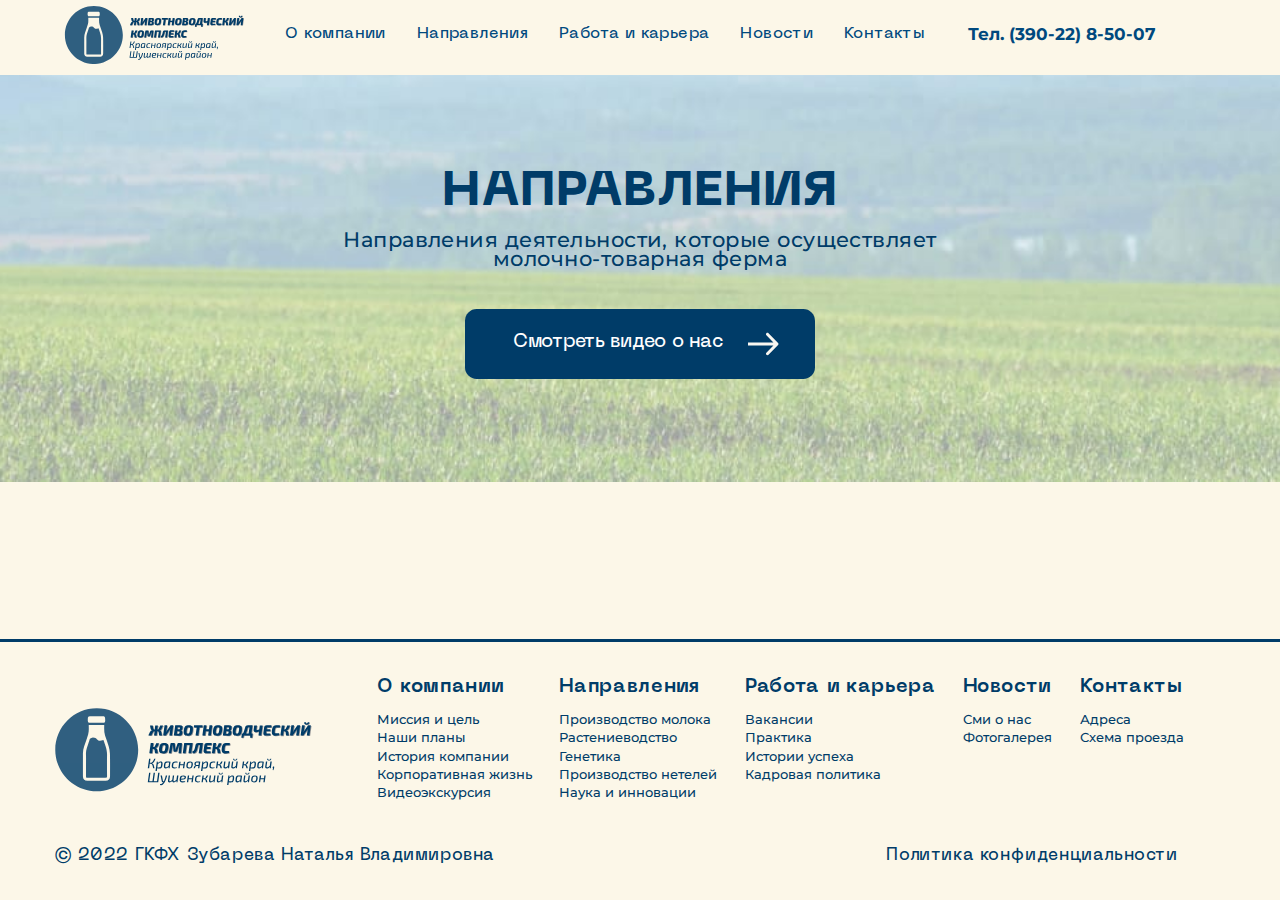
<file: directions-page.html>
<!DOCTYPE html><html lang="ru" class="page"><head><meta charset="UTF-8"><meta name="viewport" content="width=device-width,initial-scale=1"><link rel="shortcut icon" href="favicon.ico" type="image/x-icon"><meta http-equiv="X-UA-Compatible" content="ie=edge"><meta name="theme-color" content="#fff"><title>Животноводческий комлекс</title><link rel="stylesheet" href="https://cdn.jsdelivr.net/npm/swiper@8/swiper-bundle.min.css"><script src="https://cdn.jsdelivr.net/npm/swiper@8/swiper-bundle.min.js"></script><link rel="stylesheet" href="https://cdn.jsdelivr.net/npm/@fancyapps/ui@4.0/dist/fancybox.css"><link rel="stylesheet" href="css/vendor.css"><link rel="stylesheet" href="css/main.css"><script src="https://cdn.jsdelivr.net/npm/@fancyapps/ui@4.0/dist/fancybox.umd.js"></script><script defer="defer" src="js/main.js"></script></head><body class="page__body"><div class="wrapper"><div class="content"><header class="header header--transparent"><div class="container"><nav class="header__nav"><a class="header__logo logo" href="#"><img src="img/logo.svg" alt="logo" width="170" height="55"> </a><button class="burger btn-reset" aria-label="Открыть меню" aria-expanded="false" data-burger><span class="burger__line"></span></button><ul class="menu list-reset"><li class="menu__item"><a class="menu__link" href="#">О компании</a></li><li class="menu__item"><a class="menu__link" href="#">Направления</a></li><li class="menu__item"><a class="menu__link" href="#">Работа и карьера</a></li><li class="menu__item"><a class="menu__link" href="#">Новости</a></li><li class="menu__item"><a class="menu__link" href="#">Контакты</a></li></ul><a class="header__tel" href="tel:+79235947642">Тел. (390-22) 8-50-07</a><div class="mobile-menu" data-menu><div class="mobile-menu__content"><a class="mobile-menu__logo logo" href="#"><img src="img/logo.svg" alt="logo" width="170" height="55"></a><ul class="mobile-menu__menu menu menu--mobile list-reset"><li class="menu__item" data-menu-item><a class="menu__link" href="#">О компании</a></li><li class="menu__item" data-menu-item><a class="menu__link" href="#">Направления</a></li><li class="menu__item" data-menu-item><a class="menu__link" href="#">Работа и карьера</a></li><li class="menu__item" data-menu-item><a class="menu__link" href="#">Новости</a></li><li class="menu__item" data-menu-item><a class="menu__link" href="#">Контакты</a></li></ul><a class="header__tel header__tel--mobile" href="tel:+79235947642">Тел. (390-22) 8-50-07 </a><a class="header__tel header__tel--address header__tel--mobile" href="#">Адрес: Красноярский край, Шушенский район, Ильичевский сельсовет, п. Алтан, территория ФХ Зубарева уч. 1</a></div></div></nav></div></header><main><section class="hero-section hero-section--page"><div class="hero-section__inner" style="background-image: url('img/hero-section/bg-page.jpg');"><div class="hero-section__content"><h1 class="hero-section__title">НАПРАВЛЕНИЯ <span class="hero-section__subtitle">Направления деятельности, которые осуществляет молочно-товарная ферма</span></h1><a class="hero-section__link main-btn" href="#">Смотреть видео о нас <span class="main-btn__arrow"></span></a></div></div></section></main></div><footer class="footer"><div class="footer__top"><div class="footer__container container"><nav class="footer__inner"><a class="footer__logo logo" href="#"><img src="img/logo.svg" alt="logo" width="242" height="79"></a><ul class="footer__items list-reset"><li class="footer__item"><span class="footer__text">О компании</span><ul class="footer__list list-reset"><li class="footer__list-item"><a class="footer__link" href="#">Миссия и цель</a></li><li class="footer__list-item"><a class="footer__link" href="#">Наши планы</a></li><li class="footer__list-item"><a class="footer__link" href="#">История компании</a></li><li class="footer__list-item"><a class="footer__link" href="#">Корпоративная жизнь</a></li><li class="footer__list-item"><a class="footer__link" href="#">Видеоэкскурсия</a></li></ul></li><li class="footer__item"><span class="footer__text">Направления</span><ul class="footer__list list-reset"><li class="footer__list-item"><a class="footer__link" href="#">Производство молока</a></li><li class="footer__list-item"><a class="footer__link" href="#">Растениеводство</a></li><li class="footer__list-item"><a class="footer__link" href="#">Генетика</a></li><li class="footer__list-item"><a class="footer__link" href="#">Производство нетелей</a></li><li class="footer__list-item"><a class="footer__link" href="#">Наука и инновации</a></li></ul></li><li class="footer__item"><span class="footer__text">Работа и карьера</span><ul class="footer__list list-reset"><li class="footer__list-item"><a class="footer__link" href="#">Вакансии</a></li><li class="footer__list-item"><a class="footer__link" href="#">Практика</a></li><li class="footer__list-item"><a class="footer__link" href="#">Истории успеха</a></li><li class="footer__list-item"><a class="footer__link" href="#">Кадровая политика</a></li></ul></li><li class="footer__item"><span class="footer__text">Новости</span><ul class="footer__list list-reset"><li class="footer__list-item"><a class="footer__link" href="#">Сми о нас</a></li><li class="footer__list-item"><a class="footer__link" href="#">Фотогалерея</a></li></ul></li><li class="footer__item"><span class="footer__text">Контакты</span><ul class="footer__list list-reset"><li class="footer__list-item"><a class="footer__link" href="#">Адреса</a></li><li class="footer__list-item"><a class="footer__link" href="#">Схема проезда</a></li></ul></li><li class="footer__item footer__item--mobile"><a class="footer__logo logo" href="#"><img src="img/logo.svg" alt="logo" width="242" height="79"></a></li></ul></nav></div></div><div class="footer__bottom"><div class="footer__container container"><div class="footer__box"><p class="footer__copyright">© 2022 ГКФХ Зубарева Наталья Владимировна</p><a class="footer__policy" href="#">Политика конфиденциальности</a></div></div></div></footer></div></body></html>
</file>
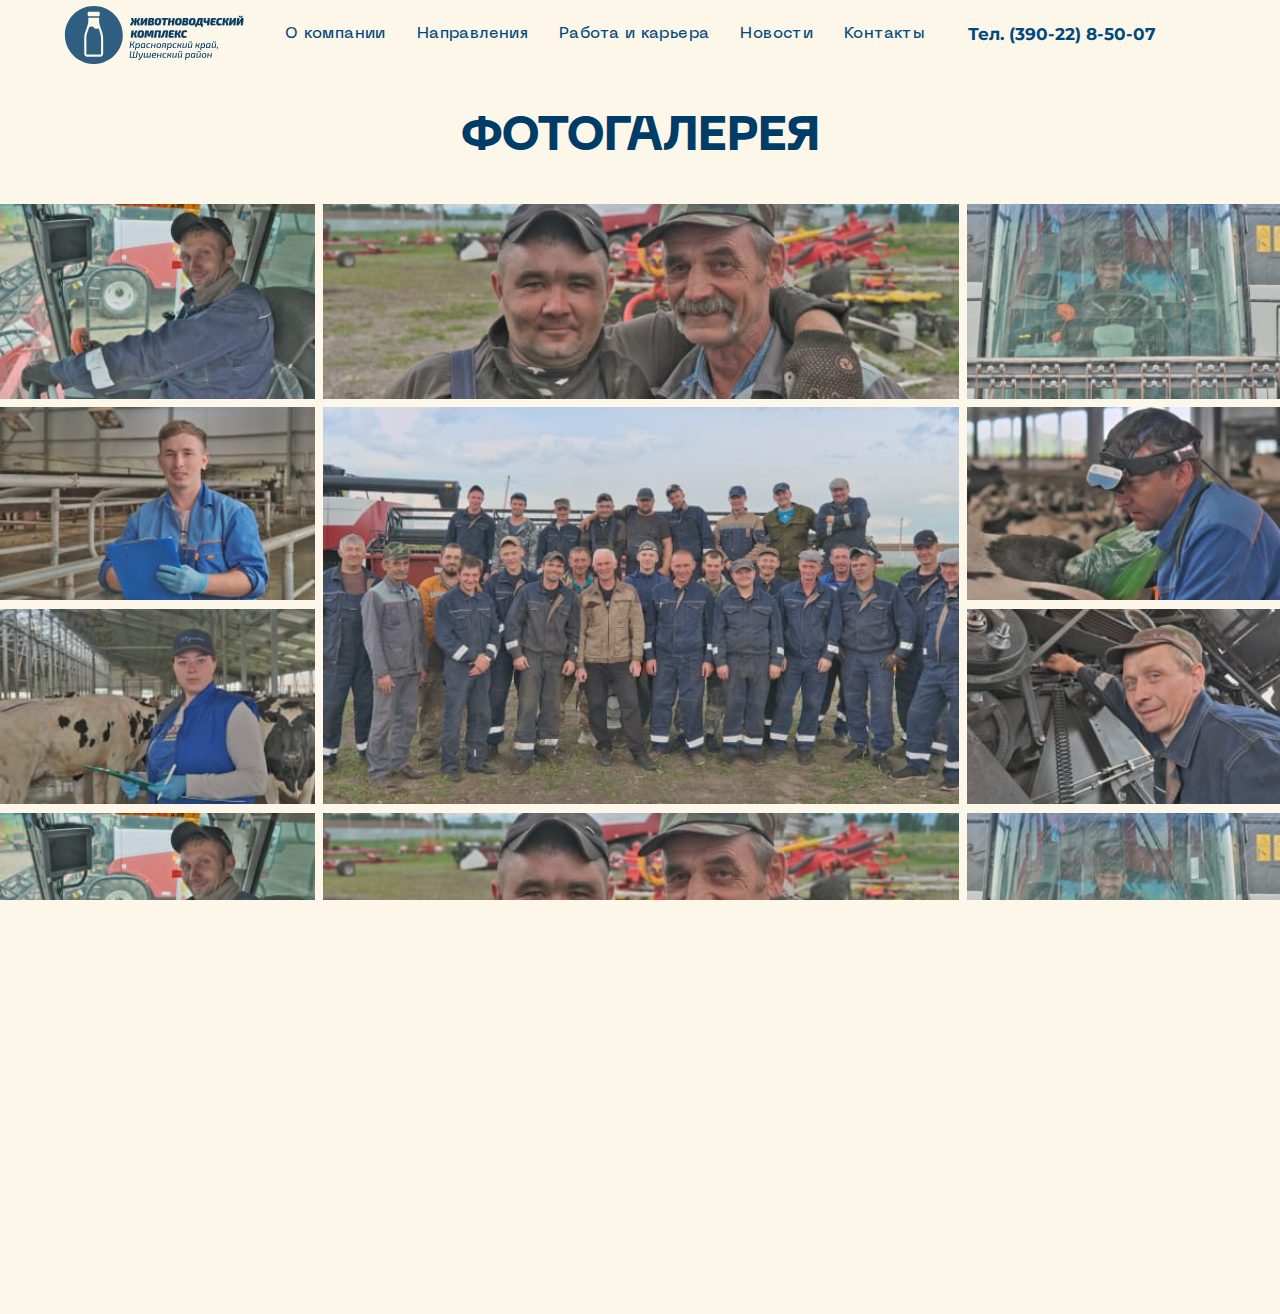
<file: page-gallery.html>
<!DOCTYPE html><html lang="ru" class="page"><head><meta charset="UTF-8"><meta name="viewport" content="width=device-width,initial-scale=1"><link rel="shortcut icon" href="favicon.ico" type="image/x-icon"><meta http-equiv="X-UA-Compatible" content="ie=edge"><meta name="theme-color" content="#fff"><title>Животноводческий комлекс</title><link rel="stylesheet" href="https://cdn.jsdelivr.net/npm/swiper@8/swiper-bundle.min.css"><script src="https://cdn.jsdelivr.net/npm/swiper@8/swiper-bundle.min.js"></script><link rel="stylesheet" href="https://cdn.jsdelivr.net/npm/@fancyapps/ui@4.0/dist/fancybox.css"><link rel="stylesheet" href="css/vendor.css"><link rel="stylesheet" href="css/main.css"><script src="https://cdn.jsdelivr.net/npm/@fancyapps/ui@4.0/dist/fancybox.umd.js"></script><script defer="defer" src="js/main.js"></script></head><body class="page__body"><div class="wrapper"><div class="content"><header class="header header--static header--transparent"><div class="container"><nav class="header__nav"><a class="header__logo logo" href="#"><img src="img/logo.svg" alt="logo" width="170" height="55"> </a><button class="burger btn-reset" aria-label="Открыть меню" aria-expanded="false" data-burger><span class="burger__line"></span></button><ul class="menu list-reset"><li class="menu__item"><a class="menu__link" href="#">О компании</a></li><li class="menu__item"><a class="menu__link" href="#">Направления</a></li><li class="menu__item"><a class="menu__link" href="#">Работа и карьера</a></li><li class="menu__item"><a class="menu__link" href="#">Новости</a></li><li class="menu__item"><a class="menu__link" href="#">Контакты</a></li></ul><a class="header__tel" href="tel:+79235947642">Тел. (390-22) 8-50-07</a><div class="mobile-menu" data-menu><div class="mobile-menu__content"><a class="mobile-menu__logo logo" href="#"><img src="img/logo.svg" alt="logo" width="170" height="55"></a><ul class="mobile-menu__menu menu menu--mobile list-reset"><li class="menu__item" data-menu-item><a class="menu__link" href="#">О компании</a></li><li class="menu__item" data-menu-item><a class="menu__link" href="#">Направления</a></li><li class="menu__item" data-menu-item><a class="menu__link" href="#">Работа и карьера</a></li><li class="menu__item" data-menu-item><a class="menu__link" href="#">Новости</a></li><li class="menu__item" data-menu-item><a class="menu__link" href="#">Контакты</a></li></ul><a class="header__tel header__tel--mobile" href="tel:+79235947642">Тел. (390-22) 8-50-07 </a><a class="header__tel header__tel--address header__tel--mobile" href="#">Адрес: Красноярский край, Шушенский район, Ильичевский сельсовет, п. Алтан, территория ФХ Зубарева уч. 1</a></div></div></nav></div></header><main><section class="team-photos team-photos--page"><h2 class="team-photos__title title">фотогалерея</h2><ul class="team-photos__list list-reset"><li class="team-photos__item"><img class="team-photos__img" src="img/works-page/img1.jpg" alt="" width="295" height="183"></li><li class="team-photos__item"><img class="team-photos__img" src="img/works-page/img2.jpg" alt="" width="596" height="183"></li><li class="team-photos__item"><img class="team-photos__img" src="img/works-page/img3.jpg" alt="" width="295" height="183"></li><li class="team-photos__item"><img class="team-photos__img" src="img/works-page/img4.jpg" alt="" width="295" height="183"></li><li class="team-photos__item"><img class="team-photos__img" src="img/works-page/img5.jpg" alt="" width="596" height="372"></li><li class="team-photos__item"><img class="team-photos__img" src="img/works-page/img6.jpg" alt="" width="295" height="183"></li><li class="team-photos__item"><img class="team-photos__img" src="img/works-page/img7.jpg" alt="" width="295" height="183"></li><li class="team-photos__item"><img class="team-photos__img" src="img/works-page/img8.jpg" alt="" width="295" height="183"></li><li class="team-photos__item"><img class="team-photos__img" src="img/works-page/img1.jpg" alt="" width="295" height="183"></li><li class="team-photos__item"><img class="team-photos__img" src="img/works-page/img2.jpg" alt="" width="596" height="183"></li><li class="team-photos__item"><img class="team-photos__img" src="img/works-page/img3.jpg" alt="" width="295" height="183"></li></ul></section></main></div><footer class="footer"><div class="footer__top"><div class="footer__container container"><nav class="footer__inner"><a class="footer__logo logo" href="#"><img src="img/logo.svg" alt="logo" width="242" height="79"></a><ul class="footer__items list-reset"><li class="footer__item"><span class="footer__text">О компании</span><ul class="footer__list list-reset"><li class="footer__list-item"><a class="footer__link" href="#">Миссия и цель</a></li><li class="footer__list-item"><a class="footer__link" href="#">Наши планы</a></li><li class="footer__list-item"><a class="footer__link" href="#">История компании</a></li><li class="footer__list-item"><a class="footer__link" href="#">Корпоративная жизнь</a></li><li class="footer__list-item"><a class="footer__link" href="#">Видеоэкскурсия</a></li></ul></li><li class="footer__item"><span class="footer__text">Направления</span><ul class="footer__list list-reset"><li class="footer__list-item"><a class="footer__link" href="#">Производство молока</a></li><li class="footer__list-item"><a class="footer__link" href="#">Растениеводство</a></li><li class="footer__list-item"><a class="footer__link" href="#">Генетика</a></li><li class="footer__list-item"><a class="footer__link" href="#">Производство нетелей</a></li><li class="footer__list-item"><a class="footer__link" href="#">Наука и инновации</a></li></ul></li><li class="footer__item"><span class="footer__text">Работа и карьера</span><ul class="footer__list list-reset"><li class="footer__list-item"><a class="footer__link" href="#">Вакансии</a></li><li class="footer__list-item"><a class="footer__link" href="#">Практика</a></li><li class="footer__list-item"><a class="footer__link" href="#">Истории успеха</a></li><li class="footer__list-item"><a class="footer__link" href="#">Кадровая политика</a></li></ul></li><li class="footer__item"><span class="footer__text">Новости</span><ul class="footer__list list-reset"><li class="footer__list-item"><a class="footer__link" href="#">Сми о нас</a></li><li class="footer__list-item"><a class="footer__link" href="#">Фотогалерея</a></li></ul></li><li class="footer__item"><span class="footer__text">Контакты</span><ul class="footer__list list-reset"><li class="footer__list-item"><a class="footer__link" href="#">Адреса</a></li><li class="footer__list-item"><a class="footer__link" href="#">Схема проезда</a></li></ul></li><li class="footer__item footer__item--mobile"><a class="footer__logo logo" href="#"><img src="img/logo.svg" alt="logo" width="242" height="79"></a></li></ul></nav></div></div><div class="footer__bottom"><div class="footer__container container"><div class="footer__box"><p class="footer__copyright">© 2022 ГКФХ Зубарева Наталья Владимировна</p><a class="footer__policy" href="#">Политика конфиденциальности</a></div></div></div></footer></div></body></html>
</file>
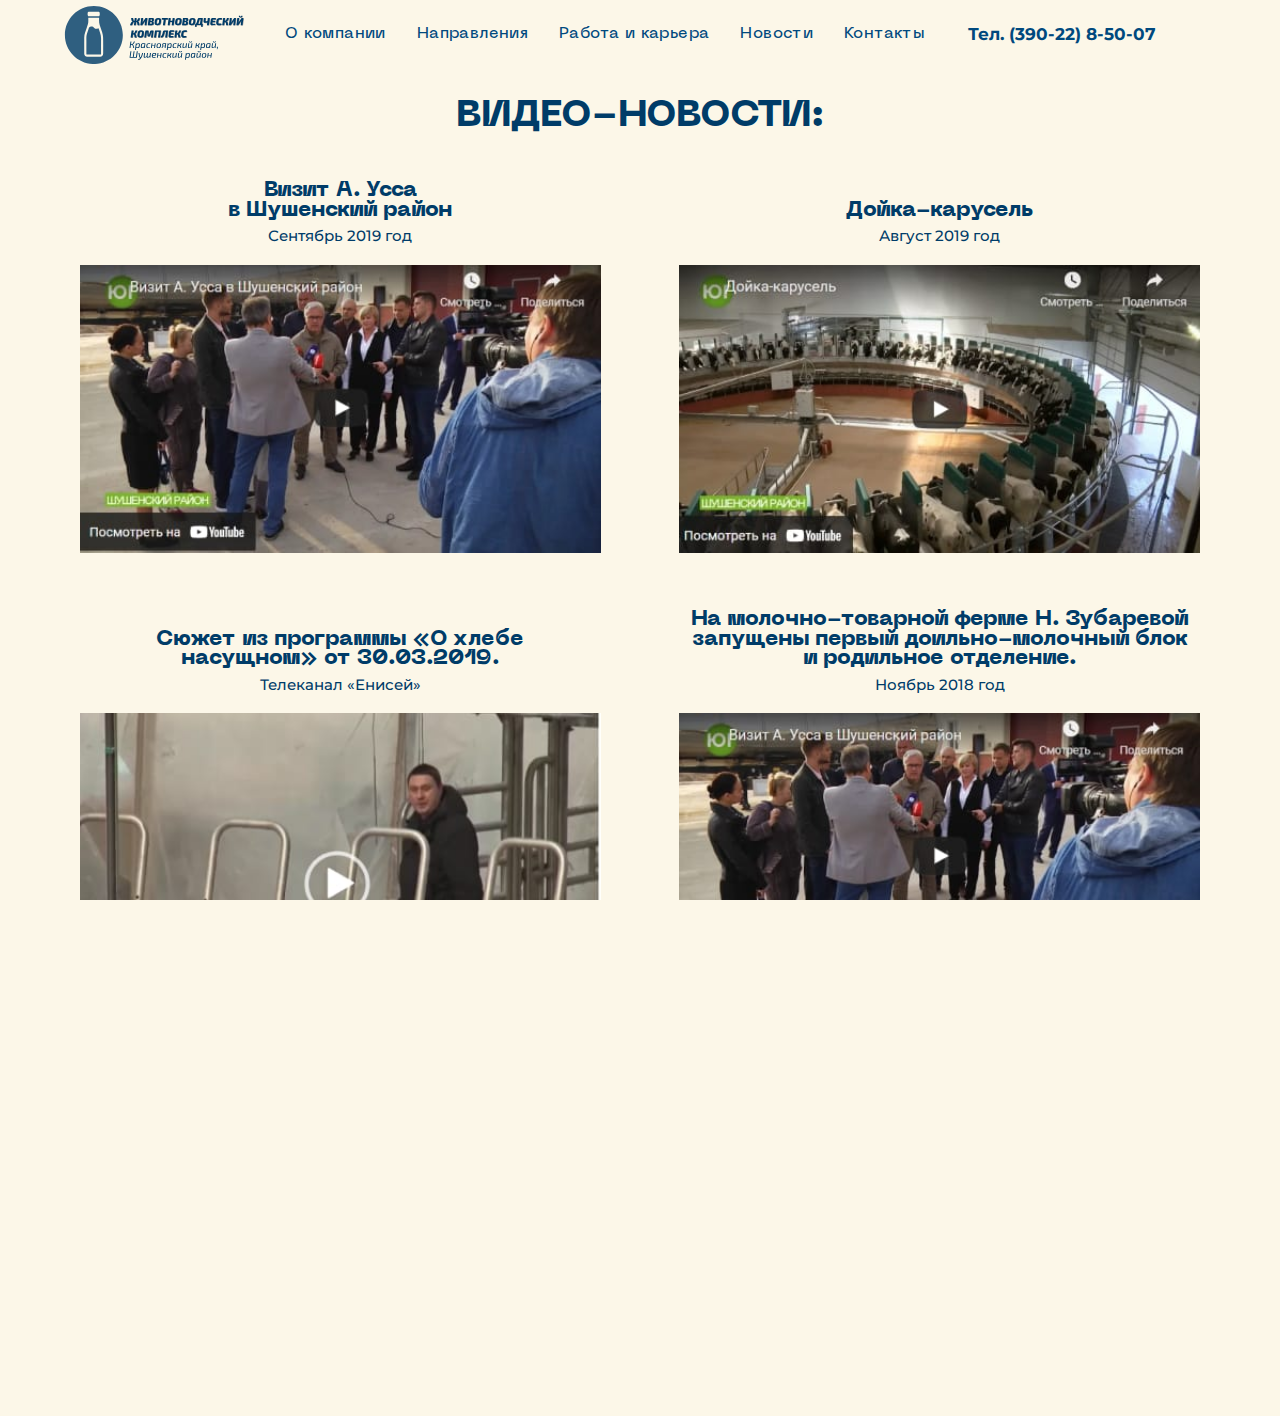
<file: page-news.html>
<!DOCTYPE html><html lang="ru" class="page"><head><meta charset="UTF-8"><meta name="viewport" content="width=device-width,initial-scale=1"><link rel="shortcut icon" href="favicon.ico" type="image/x-icon"><meta http-equiv="X-UA-Compatible" content="ie=edge"><meta name="theme-color" content="#fff"><title>Животноводческий комлекс</title><link rel="stylesheet" href="https://cdn.jsdelivr.net/npm/swiper@8/swiper-bundle.min.css"><script src="https://cdn.jsdelivr.net/npm/swiper@8/swiper-bundle.min.js"></script><link rel="stylesheet" href="https://cdn.jsdelivr.net/npm/@fancyapps/ui@4.0/dist/fancybox.css"><link rel="stylesheet" href="css/vendor.css"><link rel="stylesheet" href="css/main.css"><script src="https://cdn.jsdelivr.net/npm/@fancyapps/ui@4.0/dist/fancybox.umd.js"></script><script defer="defer" src="js/main.js"></script></head><body class="page__body"><div class="wrapper"><div class="content"><header class="header header--static header--transparent"><div class="container"><nav class="header__nav"><a class="header__logo logo" href="#"><img src="img/logo.svg" alt="logo" width="170" height="55"> </a><button class="burger btn-reset" aria-label="Открыть меню" aria-expanded="false" data-burger><span class="burger__line"></span></button><ul class="menu list-reset"><li class="menu__item"><a class="menu__link" href="#">О компании</a></li><li class="menu__item"><a class="menu__link" href="#">Направления</a></li><li class="menu__item"><a class="menu__link" href="#">Работа и карьера</a></li><li class="menu__item"><a class="menu__link" href="#">Новости</a></li><li class="menu__item"><a class="menu__link" href="#">Контакты</a></li></ul><a class="header__tel" href="tel:+79235947642">Тел. (390-22) 8-50-07</a><div class="mobile-menu" data-menu><div class="mobile-menu__content"><a class="mobile-menu__logo logo" href="#"><img src="img/logo.svg" alt="logo" width="170" height="55"></a><ul class="mobile-menu__menu menu menu--mobile list-reset"><li class="menu__item" data-menu-item><a class="menu__link" href="#">О компании</a></li><li class="menu__item" data-menu-item><a class="menu__link" href="#">Направления</a></li><li class="menu__item" data-menu-item><a class="menu__link" href="#">Работа и карьера</a></li><li class="menu__item" data-menu-item><a class="menu__link" href="#">Новости</a></li><li class="menu__item" data-menu-item><a class="menu__link" href="#">Контакты</a></li></ul><a class="header__tel header__tel--mobile" href="tel:+79235947642">Тел. (390-22) 8-50-07 </a><a class="header__tel header__tel--address header__tel--mobile" href="#">Адрес: Красноярский край, Шушенский район, Ильичевский сельсовет, п. Алтан, территория ФХ Зубарева уч. 1</a></div></div></nav></div></header><main><section class="video-news video-news--page"><div class="container"><h2 class="video-news__title title">видео-новости:</h2><ul class="video-news__list list-reset"><li class="video-news__item"><h3 class="video-news__heading">Визит А. Усса<br>в Шушенский район</h3><span class="video-news__text">Сентябрь 2019 год </span><a class="video-news__video" href="https://www.youtube.com/watch?v=zsE5K2O9EJw" style="background-image: url('img/video-news/img1.jpg');" data-fancybox></a></li><li class="video-news__item"><h3 class="video-news__heading">Дойка-карусель</h3><span class="video-news__text">Август 2019 год </span><a class="video-news__video" href="https://www.youtube.com/watch?v=TVaMJeifDCQ" style="background-image: url('img/video-news/img2.jpg');" data-fancybox></a></li><li class="video-news__item"><h3 class="video-news__heading">Сюжет из программы «О хлебе<br>насущном» от 30.03.2019.</h3><span class="video-news__text">Телеканал «Енисей» </span><a class="video-news__video" href="https://www.youtube.com/watch?v=zJEp6bygdqo" style="background-image: url('img/video-news/img3.jpg');" data-fancybox></a></li><li class="video-news__item"><h3 class="video-news__heading">На молочно-товарной ферме Н. Зубаревой запущены первый доильно-молочный блок и родильное отделение.</h3><span class="video-news__text">Ноябрь 2018 год </span><a class="video-news__video" href="https://www.youtube.com/watch?v=V0MJOD-Z9DU" style="background-image: url('img/video-news/img4.jpg');" data-fancybox></a></li></ul><a class="video-news__link main-btn" href="#">Смотреть больше</a></div></section></main></div><footer class="footer"><div class="footer__top"><div class="footer__container container"><nav class="footer__inner"><a class="footer__logo logo" href="#"><img src="img/logo.svg" alt="logo" width="242" height="79"></a><ul class="footer__items list-reset"><li class="footer__item"><span class="footer__text">О компании</span><ul class="footer__list list-reset"><li class="footer__list-item"><a class="footer__link" href="#">Миссия и цель</a></li><li class="footer__list-item"><a class="footer__link" href="#">Наши планы</a></li><li class="footer__list-item"><a class="footer__link" href="#">История компании</a></li><li class="footer__list-item"><a class="footer__link" href="#">Корпоративная жизнь</a></li><li class="footer__list-item"><a class="footer__link" href="#">Видеоэкскурсия</a></li></ul></li><li class="footer__item"><span class="footer__text">Направления</span><ul class="footer__list list-reset"><li class="footer__list-item"><a class="footer__link" href="#">Производство молока</a></li><li class="footer__list-item"><a class="footer__link" href="#">Растениеводство</a></li><li class="footer__list-item"><a class="footer__link" href="#">Генетика</a></li><li class="footer__list-item"><a class="footer__link" href="#">Производство нетелей</a></li><li class="footer__list-item"><a class="footer__link" href="#">Наука и инновации</a></li></ul></li><li class="footer__item"><span class="footer__text">Работа и карьера</span><ul class="footer__list list-reset"><li class="footer__list-item"><a class="footer__link" href="#">Вакансии</a></li><li class="footer__list-item"><a class="footer__link" href="#">Практика</a></li><li class="footer__list-item"><a class="footer__link" href="#">Истории успеха</a></li><li class="footer__list-item"><a class="footer__link" href="#">Кадровая политика</a></li></ul></li><li class="footer__item"><span class="footer__text">Новости</span><ul class="footer__list list-reset"><li class="footer__list-item"><a class="footer__link" href="#">Сми о нас</a></li><li class="footer__list-item"><a class="footer__link" href="#">Фотогалерея</a></li></ul></li><li class="footer__item"><span class="footer__text">Контакты</span><ul class="footer__list list-reset"><li class="footer__list-item"><a class="footer__link" href="#">Адреса</a></li><li class="footer__list-item"><a class="footer__link" href="#">Схема проезда</a></li></ul></li><li class="footer__item footer__item--mobile"><a class="footer__logo logo" href="#"><img src="img/logo.svg" alt="logo" width="242" height="79"></a></li></ul></nav></div></div><div class="footer__bottom"><div class="footer__container container"><div class="footer__box"><p class="footer__copyright">© 2022 ГКФХ Зубарева Наталья Владимировна</p><a class="footer__policy" href="#">Политика конфиденциальности</a></div></div></div></footer></div></body></html>
</file>
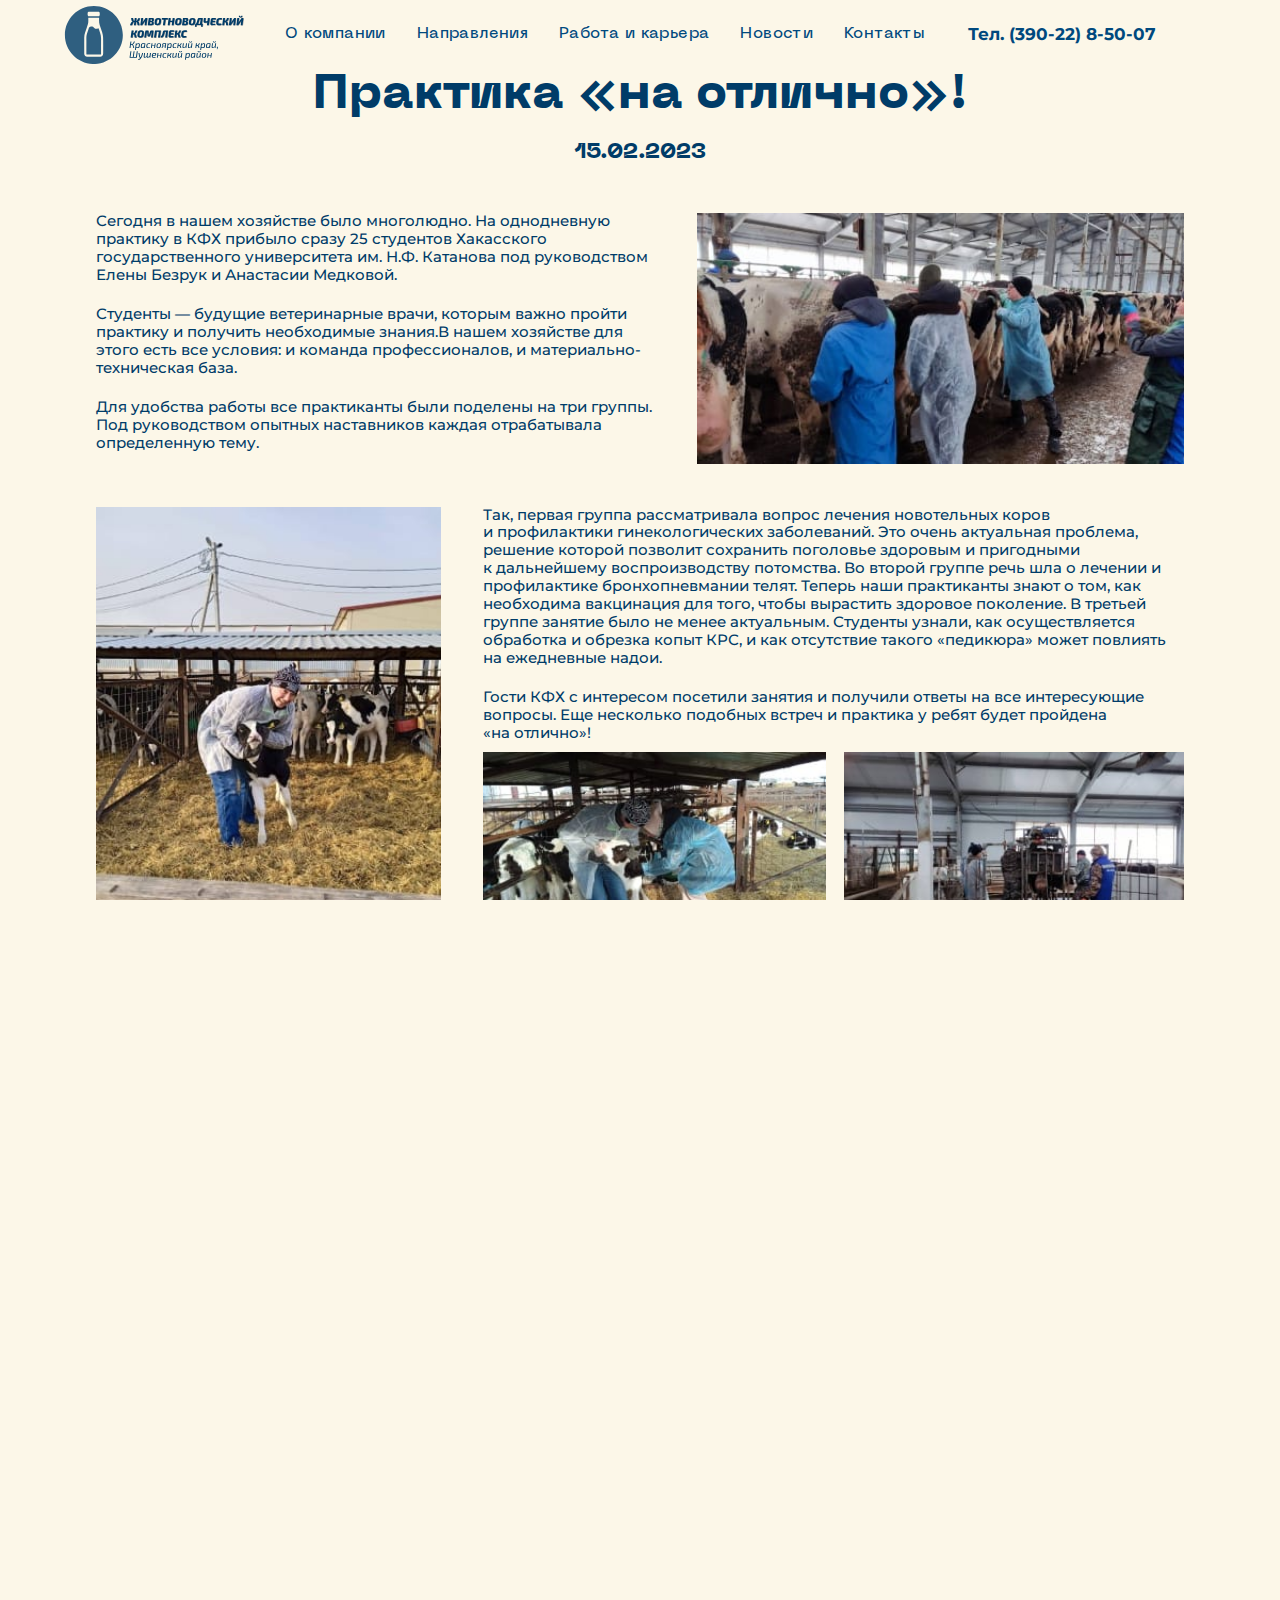
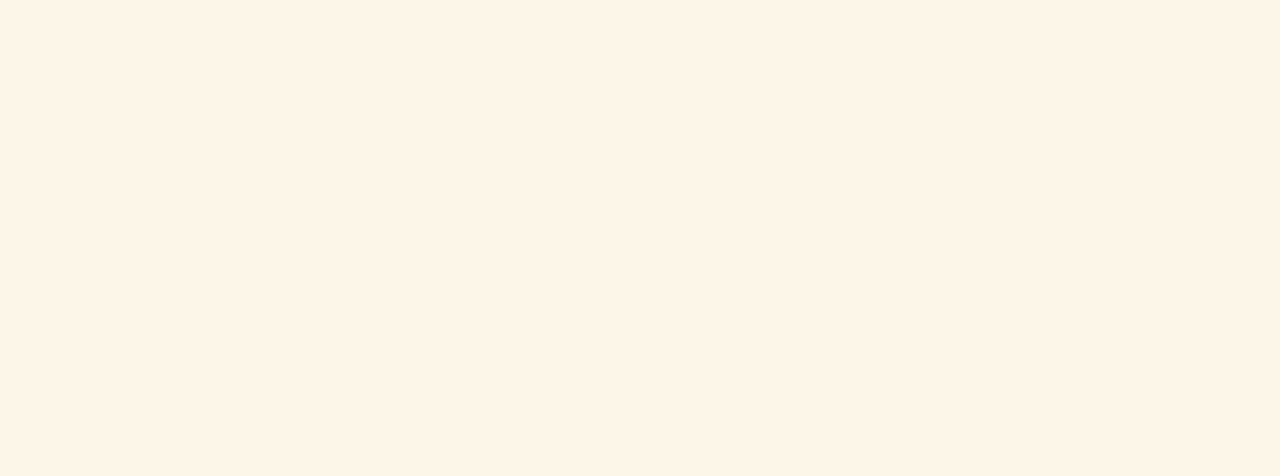
<file: single-post.html>
<!DOCTYPE html><html lang="ru" class="page"><head><meta charset="UTF-8"><meta name="viewport" content="width=device-width,initial-scale=1"><link rel="shortcut icon" href="favicon.ico" type="image/x-icon"><meta http-equiv="X-UA-Compatible" content="ie=edge"><meta name="theme-color" content="#fff"><title>Животноводческий комлекс</title><link rel="stylesheet" href="https://cdn.jsdelivr.net/npm/swiper@8/swiper-bundle.min.css"><script src="https://cdn.jsdelivr.net/npm/swiper@8/swiper-bundle.min.js"></script><link rel="stylesheet" href="https://cdn.jsdelivr.net/npm/@fancyapps/ui@4.0/dist/fancybox.css"><link rel="stylesheet" href="css/vendor.css"><link rel="stylesheet" href="css/main.css"><script src="https://cdn.jsdelivr.net/npm/@fancyapps/ui@4.0/dist/fancybox.umd.js"></script><script defer="defer" src="js/main.js"></script></head><body class="page__body"><div class="wrapper"><div class="content"><header class="header header--static header--transparent"><div class="container"><nav class="header__nav"><a class="header__logo logo" href="#"><img src="img/logo.svg" alt="logo" width="170" height="55"> </a><button class="burger btn-reset" aria-label="Открыть меню" aria-expanded="false" data-burger><span class="burger__line"></span></button><ul class="menu list-reset"><li class="menu__item"><a class="menu__link" href="#">О компании</a></li><li class="menu__item"><a class="menu__link" href="#">Направления</a></li><li class="menu__item"><a class="menu__link" href="#">Работа и карьера</a></li><li class="menu__item"><a class="menu__link" href="#">Новости</a></li><li class="menu__item"><a class="menu__link" href="#">Контакты</a></li></ul><a class="header__tel" href="tel:+79235947642">Тел. (390-22) 8-50-07</a><div class="mobile-menu" data-menu><div class="mobile-menu__content"><a class="mobile-menu__logo logo" href="#"><img src="img/logo.svg" alt="logo" width="170" height="55"></a><ul class="mobile-menu__menu menu menu--mobile list-reset"><li class="menu__item" data-menu-item><a class="menu__link" href="#">О компании</a></li><li class="menu__item" data-menu-item><a class="menu__link" href="#">Направления</a></li><li class="menu__item" data-menu-item><a class="menu__link" href="#">Работа и карьера</a></li><li class="menu__item" data-menu-item><a class="menu__link" href="#">Новости</a></li><li class="menu__item" data-menu-item><a class="menu__link" href="#">Контакты</a></li></ul><a class="header__tel header__tel--mobile" href="tel:+79235947642">Тел. (390-22) 8-50-07 </a><a class="header__tel header__tel--address header__tel--mobile" href="#">Адрес: Красноярский край, Шушенский район, Ильичевский сельсовет, п. Алтан, территория ФХ Зубарева уч. 1</a></div></div></nav></div></header><main><section class="single-post"><div class="container"><h1 class="single-post__title title">Практика «на отлично»!</h1><time class="single-post__time" datetime="15.02.2023">15.02.2023</time><div class="single-post__content"><div class="single-post__inner"><div class="single-post__text"><p>Сегодня в нашем хозяйстве было многолюдно. На однодневную практику в КФХ прибыло сразу 25 студентов Хакасского государственного университета им. Н.Ф. Катанова под руководством Елены Безрук и Анастасии Медковой.</p><p>Студенты — будущие ветеринарные врачи, которым важно пройти практику и получить необходимые знания.В нашем хозяйстве для этого есть все условия: и команда профессионалов, и материально-техническая база.</p><p>Для удобства работы все практиканты были поделены на три группы. Под руководством опытных наставников каждая отрабатывала определенную тему.</p></div><img src="img/single-post/img1.jpg" alt="ы"></div><div class="single-post__grid"><img src="img/single-post/img2.jpg" alt="ы"><div class="single-post__box"><div class="single-post__text"><p>Так, первая группа рассматривала вопрос лечения новотельных коров и профилактики гинекологических заболеваний. Это очень актуальная проблема, решение которой позволит сохранить поголовье здоровым и пригодными к дальнейшему воспроизводству потомства. Во второй группе речь шла о лечении и профилактике бронхопневмании телят. Теперь наши практиканты знают о том, как необходима вакцинация для того, чтобы вырастить здоровое поколение. В третьей группе занятие было не менее актуальным. Студенты узнали, как осуществляется обработка и обрезка копыт КРС, и как отсутствие такого «педикюра» может повлиять на ежедневные надои.</p><p>Гости КФХ с интересом посетили занятия и получили ответы на все интересующие вопросы. Еще несколько подобных встреч и практика у ребят будет пройдена «на отлично»!</p></div><img src="img/single-post/img3.jpg" alt="ы"> <img src="img/single-post/img4.jpg" alt="ы"></div></div><a class="single-post__link main-btn" href="#">Смотреть больше</a><div class="single-post__inner single-post__inner--reserve"><div class="single-post__text"><p>Сегодня в нашем хозяйстве было многолюдно. На однодневную практику в КФХ прибыло сразу 25 студентов Хакасского государственного университета им. Н.Ф. Катанова под руководством Елены Безрук и Анастасии Медковой.</p><p>Студенты — будущие ветеринарные врачи, которым важно пройти практику и получить необходимые знания.В нашем хозяйстве для этого есть все условия: и команда профессионалов, и материально-техническая база.</p><p>Для удобства работы все практиканты были поделены на три группы. Под руководством опытных наставников каждая отрабатывала определенную тему.</p></div><img src="img/single-post/img1.jpg" alt="ы"></div><div class="single-post__text single-post__text--w-full"><p>Сегодня в нашем хозяйстве было многолюдно. На однодневную практику в КФХ прибыло сразу 25 студентов Хакасского государственного университета им. Н.Ф. Катанова под руководством Елены Безрук и Анастасии Медковой.</p><p>Студенты — будущие ветеринарные врачи, которым важно пройти практику и получить необходимые знания.В нашем хозяйстве для этого есть все условия: и команда профессионалов, и материально-техническая база.</p></div><ul class="single-post__list list-reset"><li><img src="img/single-post/img1.jpg" alt="ы"></li><li><img src="img/single-post/img3.jpg" alt="ы"></li><li><img src="img/single-post/img4.jpg" alt="ы"></li></ul></div></div></section></main></div><footer class="footer"><div class="footer__top"><div class="footer__container container"><nav class="footer__inner"><a class="footer__logo logo" href="#"><img src="img/logo.svg" alt="logo" width="242" height="79"></a><ul class="footer__items list-reset"><li class="footer__item"><span class="footer__text">О компании</span><ul class="footer__list list-reset"><li class="footer__list-item"><a class="footer__link" href="#">Миссия и цель</a></li><li class="footer__list-item"><a class="footer__link" href="#">Наши планы</a></li><li class="footer__list-item"><a class="footer__link" href="#">История компании</a></li><li class="footer__list-item"><a class="footer__link" href="#">Корпоративная жизнь</a></li><li class="footer__list-item"><a class="footer__link" href="#">Видеоэкскурсия</a></li></ul></li><li class="footer__item"><span class="footer__text">Направления</span><ul class="footer__list list-reset"><li class="footer__list-item"><a class="footer__link" href="#">Производство молока</a></li><li class="footer__list-item"><a class="footer__link" href="#">Растениеводство</a></li><li class="footer__list-item"><a class="footer__link" href="#">Генетика</a></li><li class="footer__list-item"><a class="footer__link" href="#">Производство нетелей</a></li><li class="footer__list-item"><a class="footer__link" href="#">Наука и инновации</a></li></ul></li><li class="footer__item"><span class="footer__text">Работа и карьера</span><ul class="footer__list list-reset"><li class="footer__list-item"><a class="footer__link" href="#">Вакансии</a></li><li class="footer__list-item"><a class="footer__link" href="#">Практика</a></li><li class="footer__list-item"><a class="footer__link" href="#">Истории успеха</a></li><li class="footer__list-item"><a class="footer__link" href="#">Кадровая политика</a></li></ul></li><li class="footer__item"><span class="footer__text">Новости</span><ul class="footer__list list-reset"><li class="footer__list-item"><a class="footer__link" href="#">Сми о нас</a></li><li class="footer__list-item"><a class="footer__link" href="#">Фотогалерея</a></li></ul></li><li class="footer__item"><span class="footer__text">Контакты</span><ul class="footer__list list-reset"><li class="footer__list-item"><a class="footer__link" href="#">Адреса</a></li><li class="footer__list-item"><a class="footer__link" href="#">Схема проезда</a></li></ul></li><li class="footer__item footer__item--mobile"><a class="footer__logo logo" href="#"><img src="img/logo.svg" alt="logo" width="242" height="79"></a></li></ul></nav></div></div><div class="footer__bottom"><div class="footer__container container"><div class="footer__box"><p class="footer__copyright">© 2022 ГКФХ Зубарева Наталья Владимировна</p><a class="footer__policy" href="#">Политика конфиденциальности</a></div></div></div></footer></div></body></html>
</file>
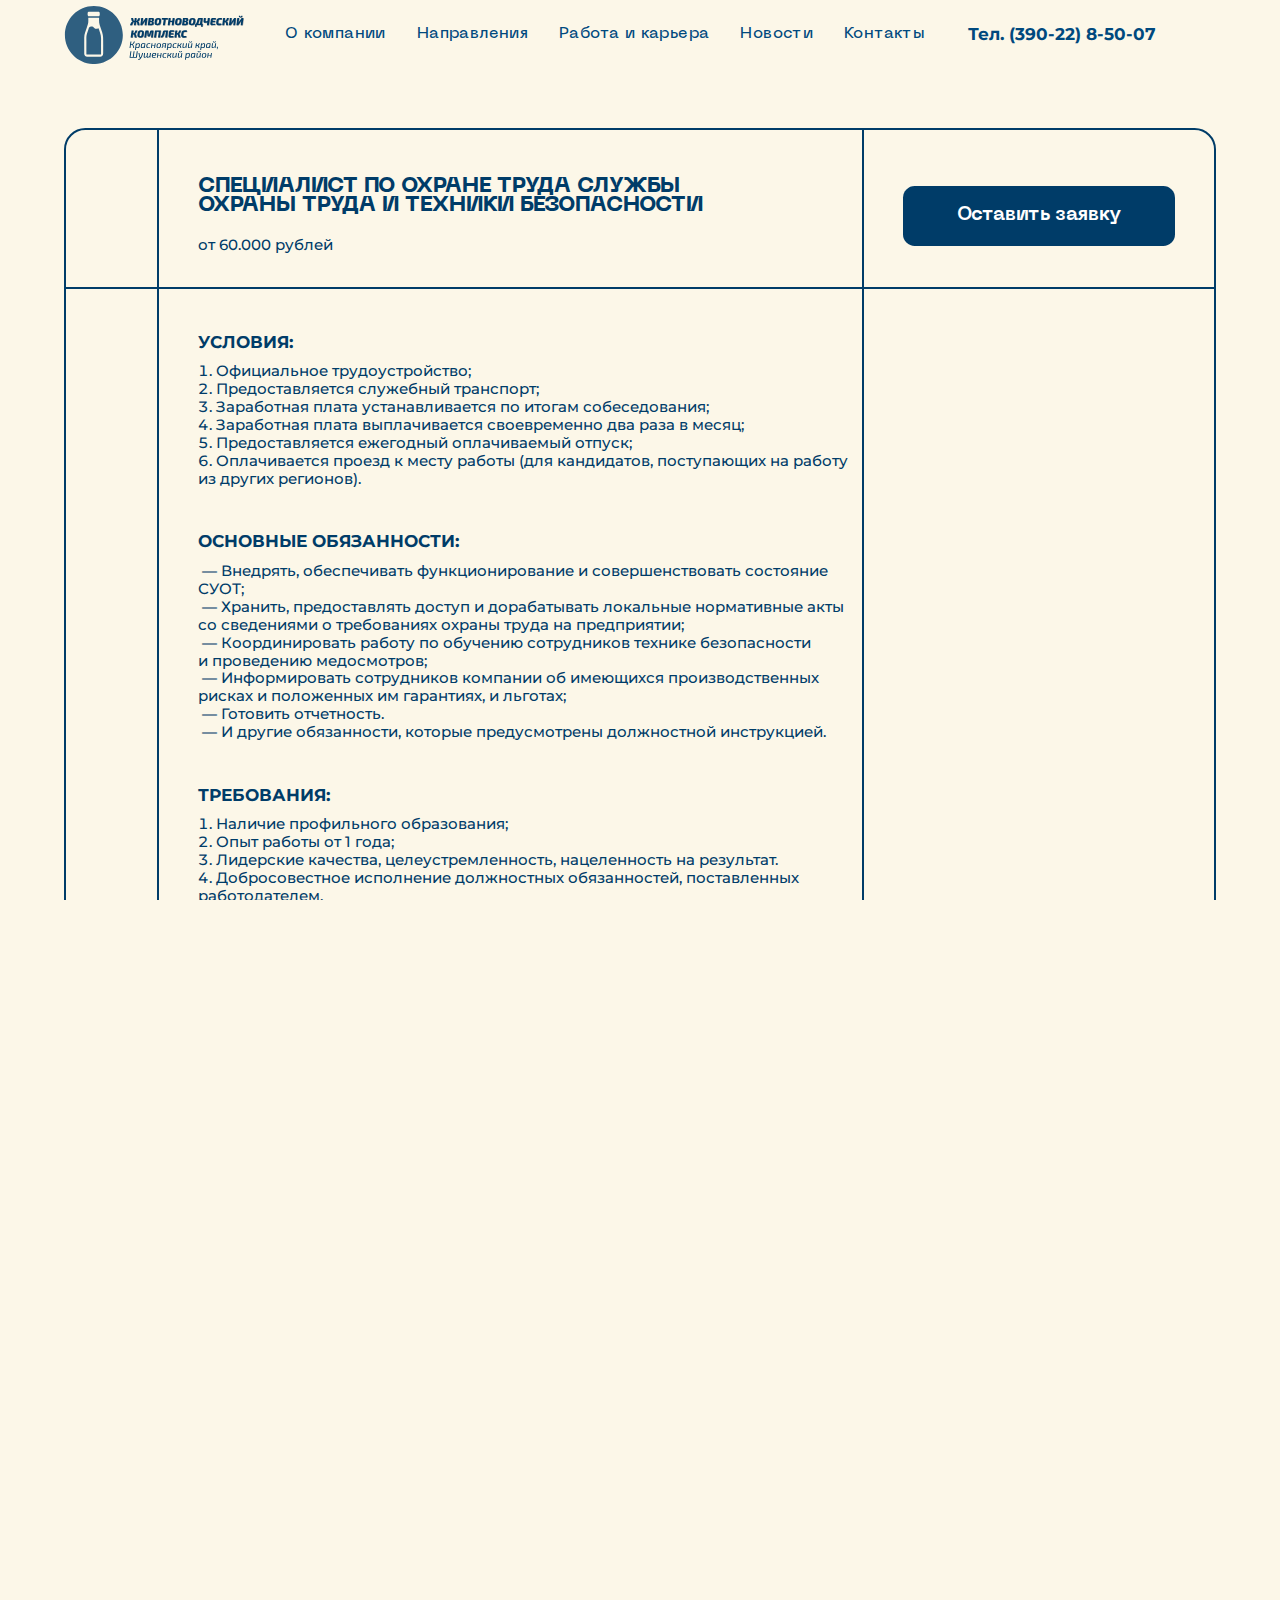
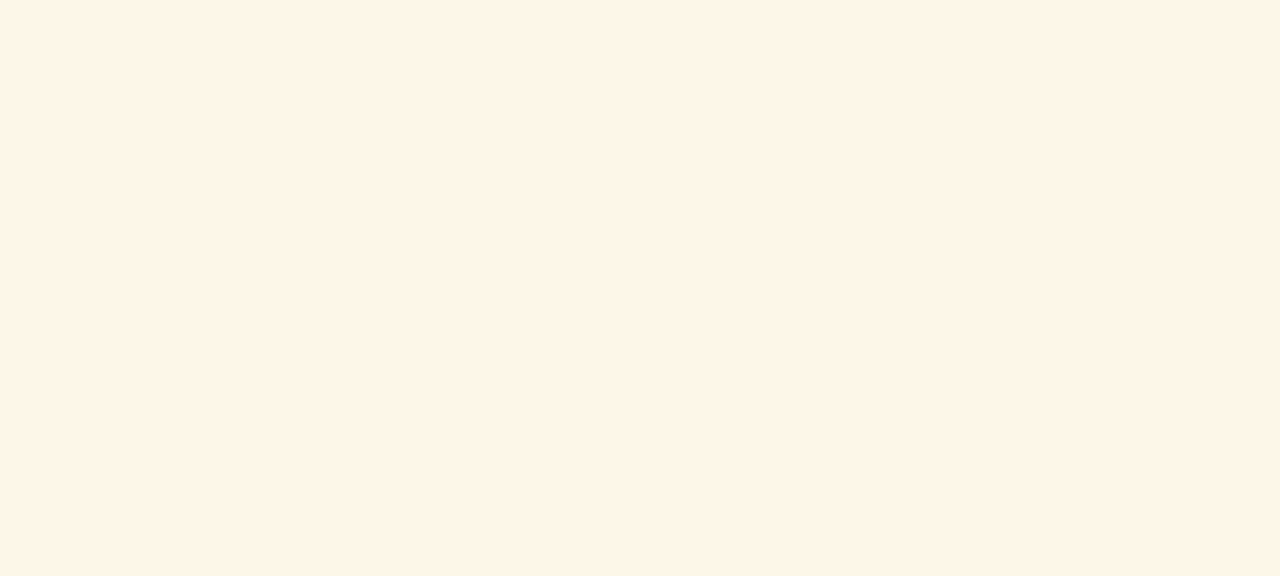
<file: single.html>
<!DOCTYPE html><html lang="ru" class="page"><head><meta charset="UTF-8"><meta name="viewport" content="width=device-width,initial-scale=1"><link rel="shortcut icon" href="favicon.ico" type="image/x-icon"><meta http-equiv="X-UA-Compatible" content="ie=edge"><meta name="theme-color" content="#fff"><title>Животноводческий комлекс</title><link rel="stylesheet" href="https://cdn.jsdelivr.net/npm/swiper@8/swiper-bundle.min.css"><script src="https://cdn.jsdelivr.net/npm/swiper@8/swiper-bundle.min.js"></script><link rel="stylesheet" href="https://cdn.jsdelivr.net/npm/@fancyapps/ui@4.0/dist/fancybox.css"><link rel="stylesheet" href="css/vendor.css"><link rel="stylesheet" href="css/main.css"><script src="https://cdn.jsdelivr.net/npm/@fancyapps/ui@4.0/dist/fancybox.umd.js"></script><script defer="defer" src="js/main.js"></script></head><body class="page__body"><div class="wrapper"><div class="content"><header class="header header--static header--transparent"><div class="container"><nav class="header__nav"><a class="header__logo logo" href="#"><img src="img/logo.svg" alt="logo" width="170" height="55"> </a><button class="burger btn-reset" aria-label="Открыть меню" aria-expanded="false" data-burger><span class="burger__line"></span></button><ul class="menu list-reset"><li class="menu__item"><a class="menu__link" href="#">О компании</a></li><li class="menu__item"><a class="menu__link" href="#">Направления</a></li><li class="menu__item"><a class="menu__link" href="#">Работа и карьера</a></li><li class="menu__item"><a class="menu__link" href="#">Новости</a></li><li class="menu__item"><a class="menu__link" href="#">Контакты</a></li></ul><a class="header__tel" href="tel:+79235947642">Тел. (390-22) 8-50-07</a><div class="mobile-menu" data-menu><div class="mobile-menu__content"><a class="mobile-menu__logo logo" href="#"><img src="img/logo.svg" alt="logo" width="170" height="55"></a><ul class="mobile-menu__menu menu menu--mobile list-reset"><li class="menu__item" data-menu-item><a class="menu__link" href="#">О компании</a></li><li class="menu__item" data-menu-item><a class="menu__link" href="#">Направления</a></li><li class="menu__item" data-menu-item><a class="menu__link" href="#">Работа и карьера</a></li><li class="menu__item" data-menu-item><a class="menu__link" href="#">Новости</a></li><li class="menu__item" data-menu-item><a class="menu__link" href="#">Контакты</a></li></ul><a class="header__tel header__tel--mobile" href="tel:+79235947642">Тел. (390-22) 8-50-07 </a><a class="header__tel header__tel--address header__tel--mobile" href="#">Адрес: Красноярский край, Шушенский район, Ильичевский сельсовет, п. Алтан, территория ФХ Зубарева уч. 1</a></div></div></nav></div></header><main><article class="about-vacancy"><div class="container"><table class="about-vacancy__table"><thead><tr><th></th><th><h2 class="about-vacancy__title title">СПЕЦИАЛИСТ ПО ОХРАНЕ ТРУДА СЛУЖБЫ ОХРАНЫ ТРУДА И ТЕХНИКИ БЕЗОПАСНОСТИ</h2><span class="about-vacancy__salary">от 60.000 рублей</span></th><th class="about-vacancy__cell"><a class="about-vacancy__link main-btn" href="#">Оставить заявку</a></th></tr></thead><tbody><tr><td></td><td><div class="about-vacancy__content"><h3>УСЛОВИЯ:</h3><ol><li>Официальное трудоустройство;</li><li>Предоставляется служебный транспорт;</li><li>Заработная плата устанавливается по итогам собеседования;</li><li>Заработная плата выплачивается своевременно два раза в месяц;</li><li>Предоставляется ежегодный оплачиваемый отпуск;</li><li>Оплачивается проезд к месту работы (для кандидатов, поступающих на работу из других регионов).</li></ol><!--  --><h3>ОСНОВНЫЕ ОБЯЗАННОСТИ:</h3><ul><li> — Внедрять, обеспечивать функционирование и совершенствовать состояние СУОТ;</li><li> — Хранить, предоставлять доступ и дорабатывать локальные нормативные акты со сведениями о требованиях охраны труда на предприятии;</li><li> — Координировать работу по обучению сотрудников технике безопасности и проведению медосмотров;</li><li> — Информировать сотрудников компании об имеющихся производственных рисках и положенных им гарантиях, и льготах;</li><li> — Готовить отчетность.</li><li> — И другие обязанности, которые предусмотрены должностной инструкцией.</li></ul><!--  --><h3>ТРЕБОВАНИЯ:</h3><ol><li>Наличие профильного образования;</li><li>Опыт работы от 1 года;</li><li>Лидерские качества, целеустремленность, нацеленность на результат.</li><li>Добросовестное исполнение должностных обязанностей, поставленных работодателем.</li></ol><!--  --><h3>КВАЛИФИКАЦИЯ:</h3><ul><li> — Высшее образование по направлению «Техносферная безопасность», то есть профильное по охране труда.</li><li> — Подойдет также непрофильное высшее — гуманитарное или техническое, без разницы, но тогда нужна профпереподготовка по охране труда.</li><li> — Любое среднее профессиональное образование — в этом случае нужны профпереподготовка по охране труда и стаж работы три года.</li></ul><!--  --><h3>ХАРАКТЕР РАБОТЫ:</h3><ul><li> — Постоянно</li><li> — Продолжительность рабочего времени: 36,40 часовая рабочая неделя.</li></ul></div></td><td></td></tr><tr class="about-vacancy__row-mobile"><td></td><td><a class="about-vacancy__link about-vacancy__link--mobile main-btn" href="#">Оставить заявку</a></td><td></td></tr></tbody></table></div></article><section class="actual-vacancies"><h2 class="actual-vacancies__title title">АКТУАЛЬНЫЕ ВАКАНСИИ</h2><div class="container"><ul class="work-list list-reset"><li class="work-list__item"><article class="work-vacancy"><h3 class="work-vacancy__title title">СПЕЦИАЛИСТ ПО ОХРАНЕ ТРУДА СЛУЖБЫ ОХРАНЫ ТРУДА И ТЕХНИКИ БЕЗОПАСНОСТИ</h3><span class="work-vacancy__salary">от 60.000 тыс./мес. </span><a class="work-vacancy__link main-btn" href="#">Читать подробнее</a></article></li><li class="work-list__item"><article class="work-vacancy"><h3 class="work-vacancy__title title">ТЕХНИК ПО <br>ИСКУССТВЕННОМУ ОСЕМЕНЕНИЮ</h3><span class="work-vacancy__salary">от 60.000 тыс./мес. </span><a class="work-vacancy__link main-btn" href="#">Читать подробнее</a></article></li><li class="work-list__item"><article class="work-vacancy"><h3 class="work-vacancy__title title">ГЛАВНЫЙ<br>ЗООТЕХНИК</h3><span class="work-vacancy__salary">от 60.000 тыс./мес. </span><a class="work-vacancy__link main-btn" href="#">Читать подробнее</a></article></li><li class="work-list__item"><article class="work-vacancy"><h3 class="work-vacancy__title title">ВЕТЕРИНАРНЫЙ<br>ВРАЧ-ГИНЕКОЛОГ</h3><span class="work-vacancy__salary">от 60.000 тыс./мес. </span><a class="work-vacancy__link main-btn" href="#">Читать подробнее</a></article></li><li class="work-list__item"><article class="work-vacancy"><h3 class="work-vacancy__title title">ЗАВЕДУЮЩАЯ<br>СТОЛОВОЙ</h3><span class="work-vacancy__salary">от 60.000 тыс./мес. </span><a class="work-vacancy__link main-btn" href="#">Читать подробнее</a></article></li><li class="work-list__item"></li></ul></div></section></main></div><footer class="footer"><div class="footer__top"><div class="footer__container container"><nav class="footer__inner"><a class="footer__logo logo" href="#"><img src="img/logo.svg" alt="logo" width="242" height="79"></a><ul class="footer__items list-reset"><li class="footer__item"><span class="footer__text">О компании</span><ul class="footer__list list-reset"><li class="footer__list-item"><a class="footer__link" href="#">Миссия и цель</a></li><li class="footer__list-item"><a class="footer__link" href="#">Наши планы</a></li><li class="footer__list-item"><a class="footer__link" href="#">История компании</a></li><li class="footer__list-item"><a class="footer__link" href="#">Корпоративная жизнь</a></li><li class="footer__list-item"><a class="footer__link" href="#">Видеоэкскурсия</a></li></ul></li><li class="footer__item"><span class="footer__text">Направления</span><ul class="footer__list list-reset"><li class="footer__list-item"><a class="footer__link" href="#">Производство молока</a></li><li class="footer__list-item"><a class="footer__link" href="#">Растениеводство</a></li><li class="footer__list-item"><a class="footer__link" href="#">Генетика</a></li><li class="footer__list-item"><a class="footer__link" href="#">Производство нетелей</a></li><li class="footer__list-item"><a class="footer__link" href="#">Наука и инновации</a></li></ul></li><li class="footer__item"><span class="footer__text">Работа и карьера</span><ul class="footer__list list-reset"><li class="footer__list-item"><a class="footer__link" href="#">Вакансии</a></li><li class="footer__list-item"><a class="footer__link" href="#">Практика</a></li><li class="footer__list-item"><a class="footer__link" href="#">Истории успеха</a></li><li class="footer__list-item"><a class="footer__link" href="#">Кадровая политика</a></li></ul></li><li class="footer__item"><span class="footer__text">Новости</span><ul class="footer__list list-reset"><li class="footer__list-item"><a class="footer__link" href="#">Сми о нас</a></li><li class="footer__list-item"><a class="footer__link" href="#">Фотогалерея</a></li></ul></li><li class="footer__item"><span class="footer__text">Контакты</span><ul class="footer__list list-reset"><li class="footer__list-item"><a class="footer__link" href="#">Адреса</a></li><li class="footer__list-item"><a class="footer__link" href="#">Схема проезда</a></li></ul></li><li class="footer__item footer__item--mobile"><a class="footer__logo logo" href="#"><img src="img/logo.svg" alt="logo" width="242" height="79"></a></li></ul></nav></div></div><div class="footer__bottom"><div class="footer__container container"><div class="footer__box"><p class="footer__copyright">© 2022 ГКФХ Зубарева Наталья Владимировна</p><a class="footer__policy" href="#">Политика конфиденциальности</a></div></div></div></footer></div></body></html>
</file>
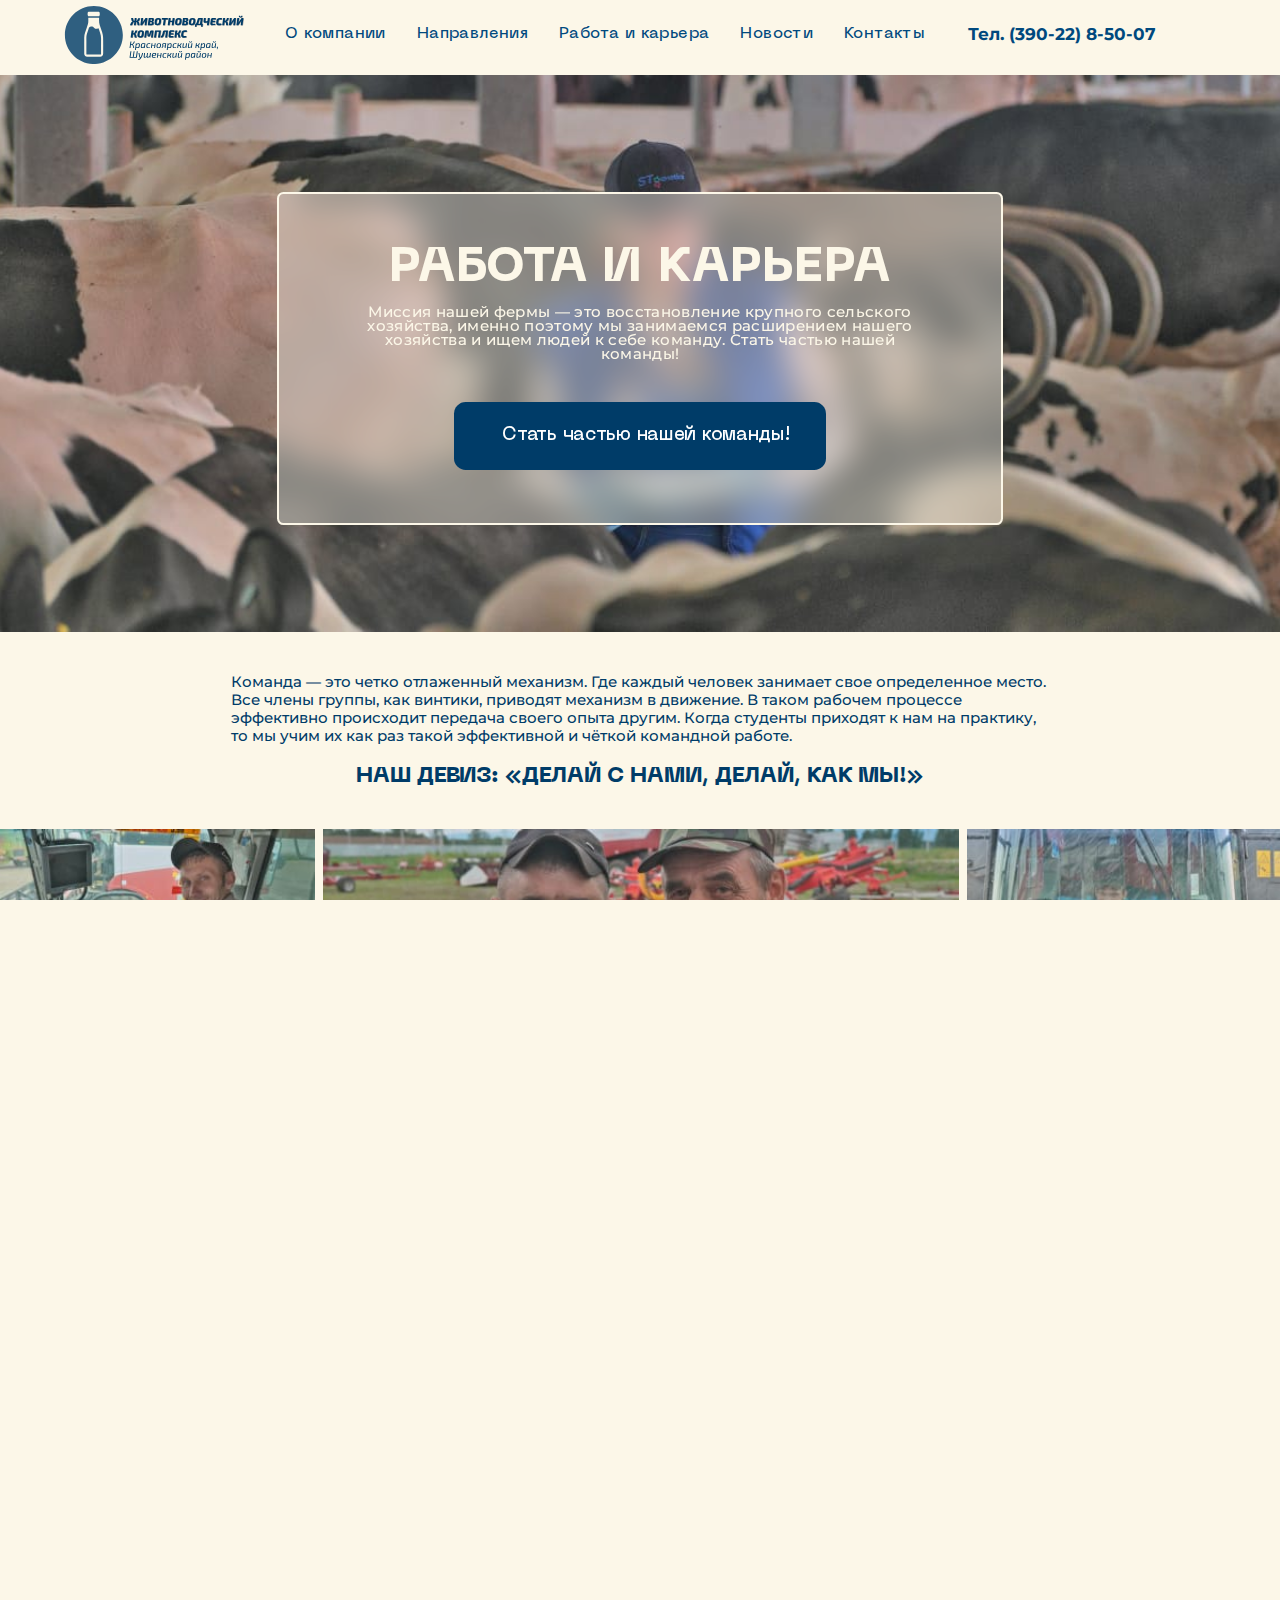
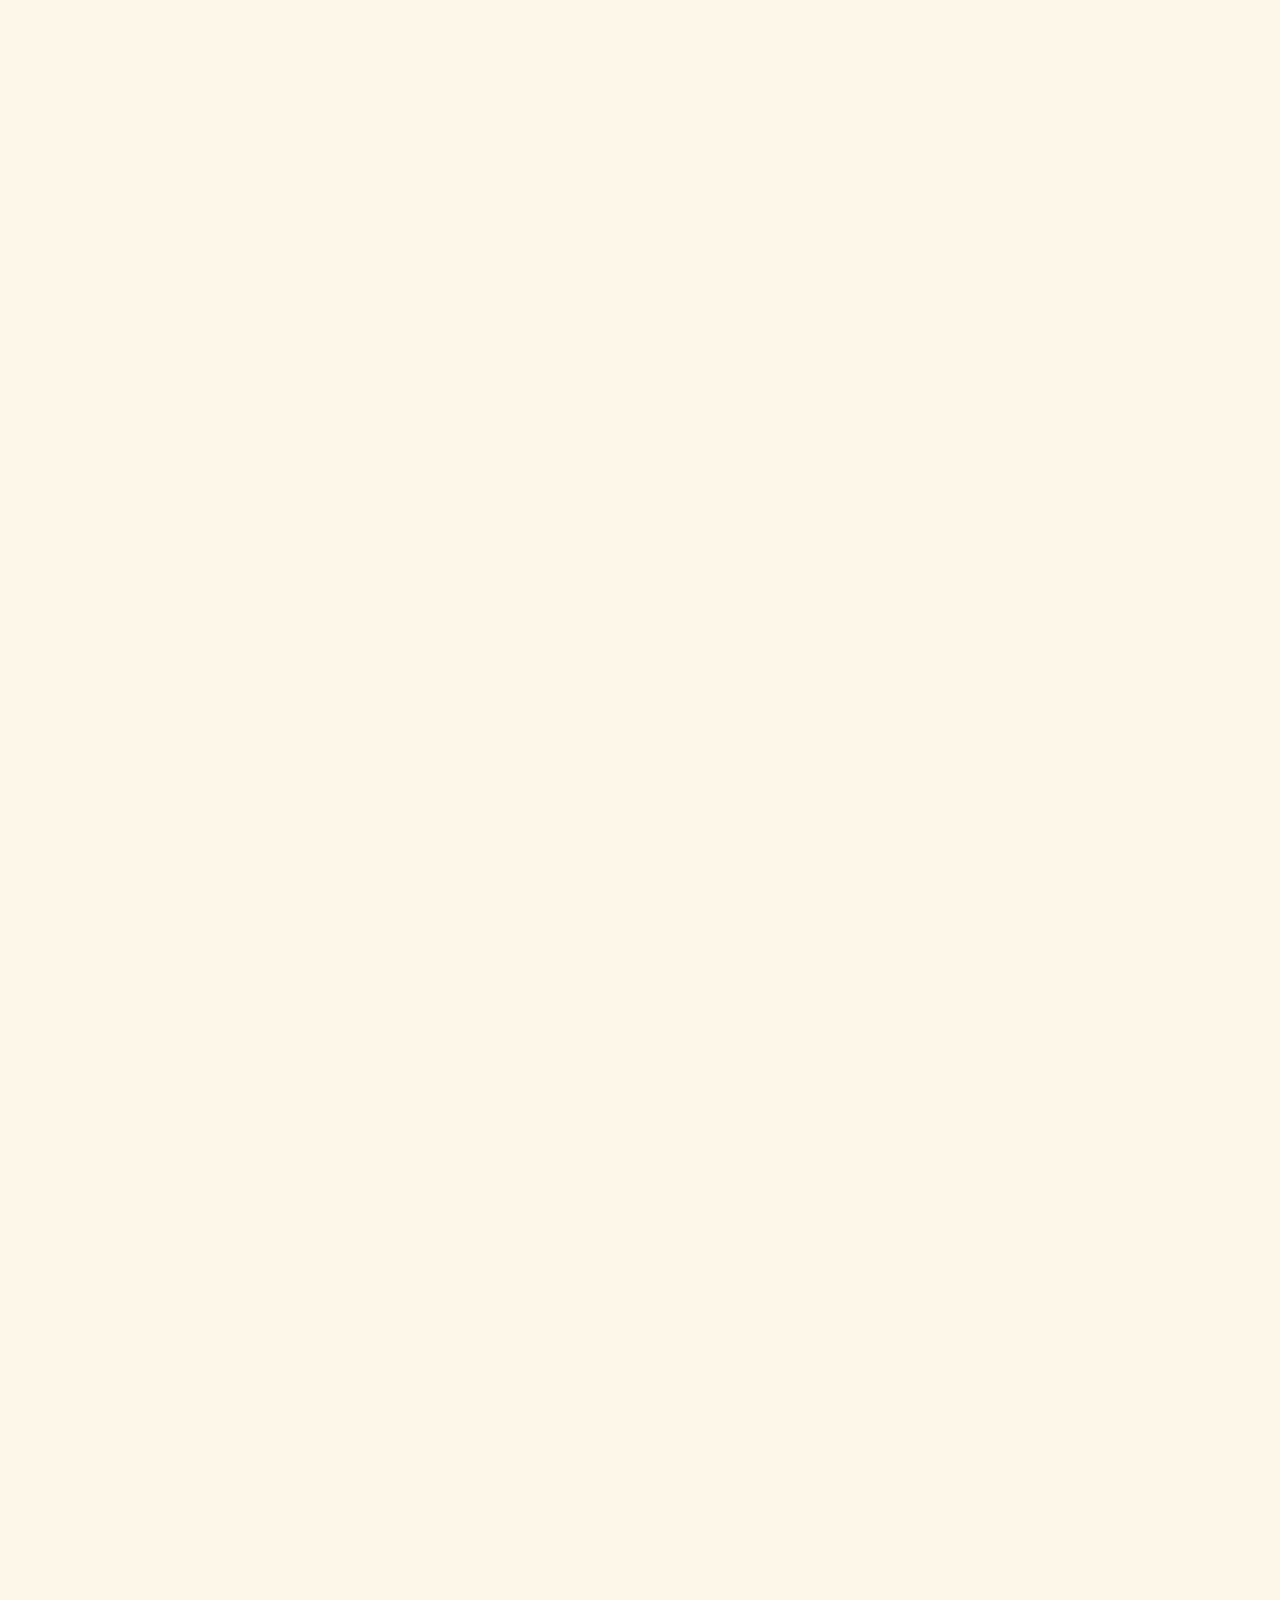
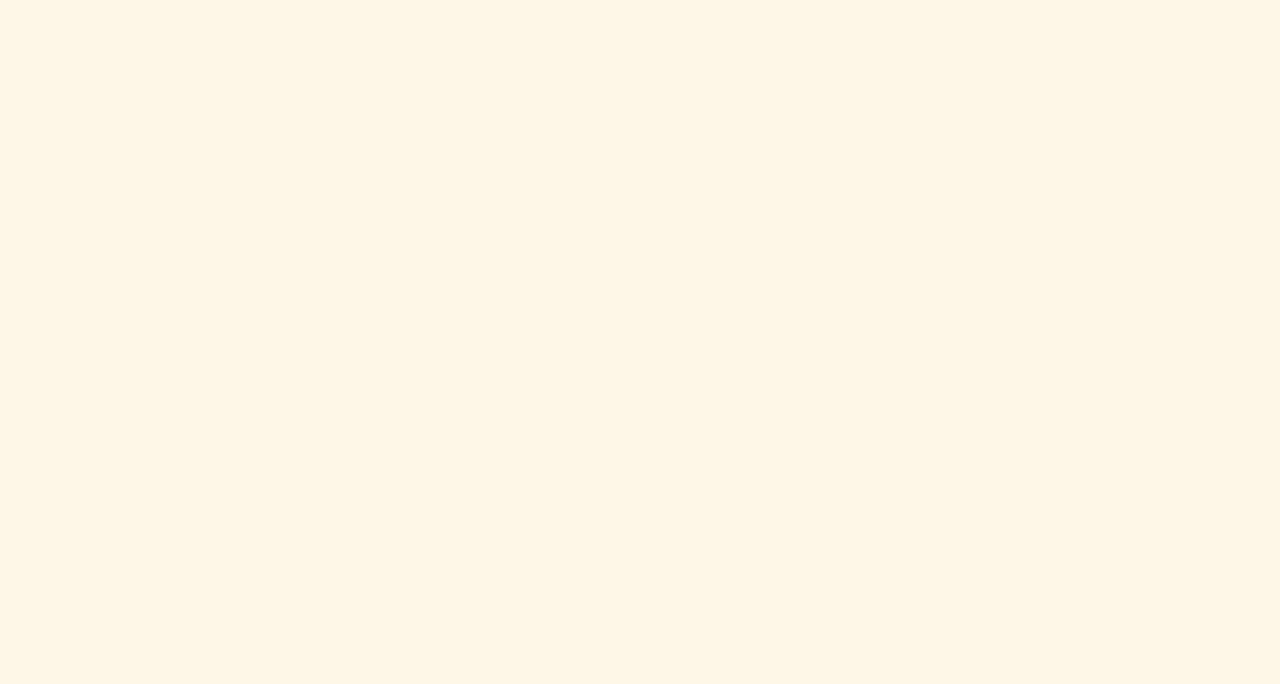
<file: works-page.html>
<!DOCTYPE html><html lang="ru" class="page"><head><meta charset="UTF-8"><meta name="viewport" content="width=device-width,initial-scale=1"><link rel="shortcut icon" href="favicon.ico" type="image/x-icon"><meta http-equiv="X-UA-Compatible" content="ie=edge"><meta name="theme-color" content="#fff"><title>Животноводческий комлекс</title><link rel="stylesheet" href="https://cdn.jsdelivr.net/npm/swiper@8/swiper-bundle.min.css"><script src="https://cdn.jsdelivr.net/npm/swiper@8/swiper-bundle.min.js"></script><link rel="stylesheet" href="https://cdn.jsdelivr.net/npm/@fancyapps/ui@4.0/dist/fancybox.css"><link rel="stylesheet" href="css/vendor.css"><link rel="stylesheet" href="css/main.css"><script src="https://cdn.jsdelivr.net/npm/@fancyapps/ui@4.0/dist/fancybox.umd.js"></script><script defer="defer" src="js/main.js"></script></head><body class="page__body"><div class="wrapper"><div class="content"><header class="header header--static header--transparent"><div class="container"><nav class="header__nav"><a class="header__logo logo" href="#"><img src="img/logo.svg" alt="logo" width="170" height="55"> </a><button class="burger btn-reset" aria-label="Открыть меню" aria-expanded="false" data-burger><span class="burger__line"></span></button><ul class="menu list-reset"><li class="menu__item"><a class="menu__link" href="#">О компании</a></li><li class="menu__item"><a class="menu__link" href="#">Направления</a></li><li class="menu__item"><a class="menu__link" href="#">Работа и карьера</a></li><li class="menu__item"><a class="menu__link" href="#">Новости</a></li><li class="menu__item"><a class="menu__link" href="#">Контакты</a></li></ul><a class="header__tel" href="tel:+79235947642">Тел. (390-22) 8-50-07</a><div class="mobile-menu" data-menu><div class="mobile-menu__content"><a class="mobile-menu__logo logo" href="#"><img src="img/logo.svg" alt="logo" width="170" height="55"></a><ul class="mobile-menu__menu menu menu--mobile list-reset"><li class="menu__item" data-menu-item><a class="menu__link" href="#">О компании</a></li><li class="menu__item" data-menu-item><a class="menu__link" href="#">Направления</a></li><li class="menu__item" data-menu-item><a class="menu__link" href="#">Работа и карьера</a></li><li class="menu__item" data-menu-item><a class="menu__link" href="#">Новости</a></li><li class="menu__item" data-menu-item><a class="menu__link" href="#">Контакты</a></li></ul><a class="header__tel header__tel--mobile" href="tel:+79235947642">Тел. (390-22) 8-50-07 </a><a class="header__tel header__tel--address header__tel--mobile" href="#">Адрес: Красноярский край, Шушенский район, Ильичевский сельсовет, п. Алтан, территория ФХ Зубарева уч. 1</a></div></div></nav></div></header><main><section class="hero-section hero-section--page hero-section--works-page" style="background-image: url('img/works-page/bg.jpg');"><div class="hero-section__content"><h1 class="hero-section__title">РАБОТА И КАРЬЕРА <span class="hero-section__subtitle">Миссия нашей фермы — это восстановление крупного сельского хозяйства, именно поэтому мы занимаемся расширением нашего хозяйства и ищем людей к себе команду. Стать частью нашей команды!</span></h1><a class="hero-section__link main-btn" href="#">Стать частью нашей команды!</a></div></section><section class="team-photos"><div class="team-photos__box"><div class="team-photos__text"><p>Команда — это четко отлаженный механизм. Где каждый человек занимает свое определенное место. Все члены группы, как винтики, приводят механизм в движение. В таком рабочем процессе эффективно происходит передача своего опыта другим. Когда студенты приходят к нам на практику, то мы учим их как раз такой эффективной и чёткой командной работе.</p></div><p class="team-photos__slogan title">Наш девиз: «Делай с нами, делай, как мы!»</p></div><ul class="team-photos__list list-reset"><li class="team-photos__item"><img class="team-photos__img" src="img/works-page/img1.jpg" alt="" width="295" height="183"></li><li class="team-photos__item"><img class="team-photos__img" src="img/works-page/img2.jpg" alt="" width="596" height="183"></li><li class="team-photos__item"><img class="team-photos__img" src="img/works-page/img3.jpg" alt="" width="295" height="183"></li><li class="team-photos__item"><img class="team-photos__img" src="img/works-page/img4.jpg" alt="" width="295" height="183"></li><li class="team-photos__item"><img class="team-photos__img" src="img/works-page/img5.jpg" alt="" width="596" height="372"></li><li class="team-photos__item"><img class="team-photos__img" src="img/works-page/img6.jpg" alt="" width="295" height="183"></li><li class="team-photos__item"><img class="team-photos__img" src="img/works-page/img7.jpg" alt="" width="295" height="183"></li><li class="team-photos__item"><img class="team-photos__img" src="img/works-page/img8.jpg" alt="" width="295" height="183"></li></ul></section><section class="vacancies"><div class="vacancies__container container"><h2 class="vacancies__title title">ВАКАНСИИ</h2><ul class="vacancies__stats list-reset"><li class="vacancies__stat"><span class="vacancies__num">2019</span><div class="vacancies__descr"><p>В этом году мы открыли свои первые вакансии</p></div></li><li class="vacancies__stat"><span class="vacancies__num">5</span><div class="vacancies__descr"><p>Актуальных<br>вакансий</p></div></li><li class="vacancies__stat"><span class="vacancies__num">470</span><div class="vacancies__descr"><p>Количество рабочих мест на нашей ферме</p></div></li></ul><ul class="work-list__items work-list list-reset"><li class="work-list__item"><article class="work-vacancy"><h3 class="work-vacancy__title title">СПЕЦИАЛИСТ ПО ОХРАНЕ ТРУДА СЛУЖБЫ ОХРАНЫ ТРУДА И ТЕХНИКИ БЕЗОПАСНОСТИ</h3><span class="work-vacancy__salary">от 60.000 тыс./мес. </span><a class="work-vacancy__link main-btn" href="#">Читать подробнее</a></article></li><li class="work-list__item"><article class="work-vacancy"><h3 class="work-vacancy__title title">ТЕХНИК ПО <br>ИСКУССТВЕННОМУ ОСЕМЕНЕНИЮ</h3><span class="work-vacancy__salary">от 60.000 тыс./мес. </span><a class="work-vacancy__link main-btn" href="#">Читать подробнее</a></article></li><li class="work-list__item"><article class="work-vacancy"><h3 class="work-vacancy__title title">ГЛАВНЫЙ<br>ЗООТЕХНИК</h3><span class="work-vacancy__salary">от 60.000 тыс./мес. </span><a class="work-vacancy__link main-btn" href="#">Читать подробнее</a></article></li><li class="work-list__item"><article class="work-vacancy"><h3 class="work-vacancy__title title">ВЕТЕРИНАРНЫЙ<br>ВРАЧ-ГИНЕКОЛОГ</h3><span class="work-vacancy__salary">от 60.000 тыс./мес. </span><a class="work-vacancy__link main-btn" href="#">Читать подробнее</a></article></li><li class="work-list__item"><article class="work-vacancy"><h3 class="work-vacancy__title title">ЗАВЕДУЮЩАЯ<br>СТОЛОВОЙ</h3><span class="work-vacancy__salary">от 60.000 тыс./мес. </span><a class="work-vacancy__link main-btn" href="#">Читать подробнее</a></article></li><li class="work-list__item"></li></ul></div></section><section class="young-specialists" style="background-image: url('img/young-specialists/bg.jpg');"><div class="young-specialists__container container"><div class="young-specialists__box"><div class="young-specialists__text"><p>В слаженном рабочем процессе происходит и передача опыта начинающим сотрудникам — вчерашним студентам. Когда ребята приходят к нам на практику, помимо основных пунктов<br>в должностной инструкции, они познают и свой первый опыт работы в команде. Работы — на результат!</p></div><p class="young-specialists__slogan title">МЫ ждём молодых специалистов к нам на работу.</p></div><ul class="young-specialists__list list-reset"><li class="young-specialists__item"><img class="young-specialists__img" src="img/young-specialists/img1.jpg" alt="" width="356" height="188"></li><li class="young-specialists__item"><img class="young-specialists__img" src="img/young-specialists/img2.jpg" alt="" width="356" height="188"></li><li class="young-specialists__item"><img class="young-specialists__img" src="img/young-specialists/img3.jpg" alt="" width="356" height="188"></li><li class="young-specialists__item"><img class="young-specialists__img" src="img/young-specialists/img4.jpg" alt="" width="356" height="188"></li><li class="young-specialists__item"><img class="young-specialists__img" src="img/young-specialists/img5.jpg" alt="" width="356" height="188"></li><li class="young-specialists__item"><img class="young-specialists__img" src="img/young-specialists/img6.jpg" alt="" width="356" height="188"></li></ul><a class="young-specialists__link main-btn" href="#">Оставить заявку</a></div></section><section class="future-profession"><div class="future-profession__container container"><h2 class="future-profession__title title">Старт к будущей профессии</h2><div class="future-profession__text"><p>К (Ф)Х Зубарева Н.В. — это не только кузница кадров, но и отличная база для подготовки будущих специалистов сельскохозяйственной отрасли. Студенты сельскохозяйственных ВУЗов и СУЗов Красноярского края и республики Хакасия приезжают на производственную практику и постигают специфику аграрного дела. Делать это в современном хозяйстве — особая гордость и своеобразная планка на будущее. На меньшее — наши практиканты уже не согласны! А мы всегда с нетерпением ждем молодых специалистов в нашу команду!</p></div><h3 class="future-profession__heading title">Основные направления, по которым мы осуществляем подготовку:</h3><ul class="future-profession__list list-reset"><li class="future-profession__item">агрономия</li><li class="future-profession__item">ветеринария</li><li class="future-profession__item">зоотехния</li><li class="future-profession__item">механизация с/х</li><li class="future-profession__item">техническое обслуживание<br>и ремонт автомобильного транспорта</li><li class="future-profession__item">электрификация и автоматизация с/х</li></ul></div></section></main></div><footer class="footer"><div class="footer__top"><div class="footer__container container"><nav class="footer__inner"><a class="footer__logo logo" href="#"><img src="img/logo.svg" alt="logo" width="242" height="79"></a><ul class="footer__items list-reset"><li class="footer__item"><span class="footer__text">О компании</span><ul class="footer__list list-reset"><li class="footer__list-item"><a class="footer__link" href="#">Миссия и цель</a></li><li class="footer__list-item"><a class="footer__link" href="#">Наши планы</a></li><li class="footer__list-item"><a class="footer__link" href="#">История компании</a></li><li class="footer__list-item"><a class="footer__link" href="#">Корпоративная жизнь</a></li><li class="footer__list-item"><a class="footer__link" href="#">Видеоэкскурсия</a></li></ul></li><li class="footer__item"><span class="footer__text">Направления</span><ul class="footer__list list-reset"><li class="footer__list-item"><a class="footer__link" href="#">Производство молока</a></li><li class="footer__list-item"><a class="footer__link" href="#">Растениеводство</a></li><li class="footer__list-item"><a class="footer__link" href="#">Генетика</a></li><li class="footer__list-item"><a class="footer__link" href="#">Производство нетелей</a></li><li class="footer__list-item"><a class="footer__link" href="#">Наука и инновации</a></li></ul></li><li class="footer__item"><span class="footer__text">Работа и карьера</span><ul class="footer__list list-reset"><li class="footer__list-item"><a class="footer__link" href="#">Вакансии</a></li><li class="footer__list-item"><a class="footer__link" href="#">Практика</a></li><li class="footer__list-item"><a class="footer__link" href="#">Истории успеха</a></li><li class="footer__list-item"><a class="footer__link" href="#">Кадровая политика</a></li></ul></li><li class="footer__item"><span class="footer__text">Новости</span><ul class="footer__list list-reset"><li class="footer__list-item"><a class="footer__link" href="#">Сми о нас</a></li><li class="footer__list-item"><a class="footer__link" href="#">Фотогалерея</a></li></ul></li><li class="footer__item"><span class="footer__text">Контакты</span><ul class="footer__list list-reset"><li class="footer__list-item"><a class="footer__link" href="#">Адреса</a></li><li class="footer__list-item"><a class="footer__link" href="#">Схема проезда</a></li></ul></li><li class="footer__item footer__item--mobile"><a class="footer__logo logo" href="#"><img src="img/logo.svg" alt="logo" width="242" height="79"></a></li></ul></nav></div></div><div class="footer__bottom"><div class="footer__container container"><div class="footer__box"><p class="footer__copyright">© 2022 ГКФХ Зубарева Наталья Владимировна</p><a class="footer__policy" href="#">Политика конфиденциальности</a></div></div></div></footer></div></body></html>
</file>
<file: css/main.css>
@charset "UTF-8";@import url(https://fonts.googleapis.com/css2?family=Montserrat:wght@500;600;700&display=swap);.custom-checkbox__field:checked+.custom-checkbox__content::after{opacity:1}.custom-checkbox__field:focus+.custom-checkbox__content::before{outline:red solid 2px;outline-offset:2px}.custom-checkbox__field:disabled+.custom-checkbox__content{opacity:.4;pointer-events:none}@font-face{font-family:"Neue Machina";src:url(../fonts/NeueMachina-Ultrabold.woff) format("woff");src:url(../fonts/NeueMachina-Ultrabold.woff2) format("woff2");font-weight:800;font-display:swap;font-style:normal}@font-face{font-family:"Neue Machina";src:url(../fonts/NeueMachina-Bold.woff) format("woff");src:url(../fonts/NeueMachina-Bold.woff2) format("woff2");font-weight:700;font-display:swap;font-style:normal}@font-face{font-family:"Neue Machina";src:url(../fonts/NeueMachina-Medium.woff) format("woff");src:url(../fonts/NeueMachina-Medium.woff2) format("woff2");font-weight:500;font-display:swap;font-style:normal}html{-webkit-box-sizing:border-box;box-sizing:border-box}*,::after,::before{-webkit-box-sizing:inherit;box-sizing:inherit}body,html{position:relative;overflow-x:hidden}.page{height:100%;font-family:Montserrat,Tahoma,sans-serif;-webkit-text-size-adjust:100%;scroll-behavior:smooth;font-size:.8333333333vw}@media (max-width:960px){.page{font-size:1.5625vw}}@media (max-width:414px){.page{font-size:3.125vw}}.page__body{margin:0;min-width:32rem;min-height:100%;font-size:1.4rem;background-color:#fcf7e8;color:#003c68;line-height:1.2;font-weight:500;overflow-x:hidden}@media (max-width:414px){.page__body{font-size:1.1rem}}.wrapper{display:-webkit-box;display:-ms-flexbox;display:flex;-webkit-box-orient:vertical;-webkit-box-direction:normal;-ms-flex-direction:column;flex-direction:column;height:100vh}.content{-webkit-box-flex:1;-ms-flex:1 0 auto;flex:1 0 auto}.footer{-webkit-box-flex:0;-ms-flex:0 0 auto;flex:0 0 auto}img{height:auto;max-width:100%;-o-object-fit:cover;object-fit:cover;display:block}a{text-decoration:none;color:inherit}a,button{-webkit-transition:color .2s,background-color .2s;-o-transition:color .2s,background-color .2s;transition:color .2s,background-color .2s}h1,h2,h3,h4,h5,h6,p{padding:0;margin:0}.is-hidden{display:none!important}.btn-reset{border:none;padding:0;background:0 0;cursor:pointer;-webkit-appearance:none;-moz-appearance:none;appearance:none}.list-reset{list-style:none;margin:0;padding:0}.input-reset{-webkit-appearance:none;-moz-appearance:none;appearance:none;border:none;border-radius:0;background-color:#fff}.input-reset::-webkit-search-cancel-button,.input-reset::-webkit-search-decoration,.input-reset::-webkit-search-results-button,.input-reset::-webkit-search-results-decoration{display:none}.visually-hidden{position:absolute;overflow:hidden;margin:-1px;border:0;padding:0;width:1px;height:1px;clip:rect(0 0 0 0)}.container{width:111rem;max-width:100%;margin:0 auto;padding:0 1.5rem}.js-focus-visible :focus:not(.focus-visible){outline:0}.dis-scroll{position:fixed;left:0;top:0;overflow:hidden;width:100%;-ms-scroll-chaining:none;overscroll-behavior:none}.page--ios .dis-scroll{position:relative}.tabs__nav{border:2px solid #003c68}.tabs__nav-item{-webkit-box-flex:1;-ms-flex-positive:1;flex-grow:1}@media (max-width:960px){.tabs__nav{overflow-x:scroll}.tabs__nav-item{-ms-flex-negative:0;flex-shrink:0}}.tabs__nav-item:not(:last-child){border-right:.2rem solid #003c68}.tabs__nav-btn{width:100%;height:100%;padding:3rem 6rem;letter-spacing:.035em;font-size:1.8rem;color:#003c68;line-height:.94;font-family:"Neue Machina",sans-serif}@media (max-width:414px){.tabs__nav-btn{font-size:1.4rem;line-height:1;padding:2.1rem 2.6rem}}.tabs__nav-btn--active,.tabs__nav-btn:hover{background-color:#003c68;color:#fdfdfd}.tabs__panel{display:none}.tabs__panel--active{display:block}.main-btn{background-color:#003c68;border-radius:1.1rem;letter-spacing:-.015em;font-family:"Neue Machina",sans-serif;font-size:1.8rem;line-height:1.12;padding:2.15rem 3.3rem 2.2rem 4.5rem;color:#fff;text-align:center;display:-webkit-box;display:-ms-flexbox;display:flex;-webkit-column-gap:2.2rem;-moz-column-gap:2.2rem;column-gap:2.2rem;width:-webkit-max-content;width:-moz-max-content;width:max-content}.main-btn:hover{background-color:#00599b}.main-btn__arrow{background-position:center;background-repeat:no-repeat;background-size:auto;background-image:url(../img/hero-section/icon-arrow-right.svg);width:3.1rem;height:2.2rem}@media (max-width:960px){.main-btn__arrow{width:2.5rem;background-size:cover}}@media (max-width:414px){.main-btn{padding:1.5rem 2.5rem 2rem;font-size:1.6rem;-webkit-column-gap:1rem;-moz-column-gap:1rem;column-gap:1rem;-webkit-box-align:center;-ms-flex-align:center;align-items:center;line-height:1}.main-btn__arrow{-webkit-transform:translateY(.2rem);-ms-transform:translateY(.2rem);transform:translateY(.2rem);width:2.3rem;height:1.5rem;background-size:cover}}.main-arrows{display:-webkit-box;display:-ms-flexbox;display:flex;-webkit-column-gap:1.1rem;-moz-column-gap:1.1rem;column-gap:1.1rem}.main-arrows__arrow{width:3.2rem;height:3.2rem;background-color:#003c68;border-radius:50%;position:relative}.main-arrows__arrow:hover{background-color:#00599b}.main-arrows__arrow::before{content:"";position:absolute;inset:0;margin:auto;background-position:center;background-size:cover;background-repeat:no-repeat;background-image:url(../img/slider-arrow.svg);width:.9rem;height:1.6rem}.main-arrows__arrow--right::before{-webkit-transform:rotate(180deg) translateX(-.2rem);-ms-transform:rotate(180deg) translateX(-.2rem);transform:rotate(180deg) translateX(-.2rem)}.main-arrows__arrow--left::before{-webkit-transform:translateX(-.1rem);-ms-transform:translateX(-.1rem);transform:translateX(-.1rem)}.title{text-transform:uppercase;font-family:"Neue Machina",sans-serif;font-size:3.5rem;line-height:.91;font-weight:800;text-align:center}.work-list{display:-webkit-box;display:-ms-flexbox;display:flex;-ms-flex-wrap:wrap;flex-wrap:wrap;max-width:108rem;width:100%;margin:0 auto;background-color:#fcf7e8;border:.2rem solid #003c68;border-radius:2rem}@media (max-width:960px){.work-list{-webkit-box-orient:vertical;-webkit-box-direction:normal;-ms-flex-direction:column;flex-direction:column;max-width:42.2rem}}.work-list__item{padding:4rem;-webkit-box-flex:1;-ms-flex-positive:1;flex-grow:1;width:33%}@media (max-width:960px){.work-list__item{width:100%;padding:3.8rem}}.work-list__item:nth-child(3n+2){border-left:.2rem solid #003c68;border-right:.2rem solid #003c68}@media (max-width:960px){.work-list__item:nth-child(3n+2){border:0}}.work-list__item:nth-child(1n+4){border-top:.2rem solid #003c68}.work-vacancy{display:-webkit-box;display:-ms-flexbox;display:flex;-webkit-box-orient:vertical;-webkit-box-direction:normal;-ms-flex-direction:column;flex-direction:column;-webkit-box-pack:justify;-ms-flex-pack:justify;justify-content:space-between;height:100%}.work-vacancy__title{font-size:2rem;margin-bottom:1.1rem;max-width:34.2rem;width:100%;text-align:left}@media (max-width:960px){.work-list__item:nth-child(1n+4){border:0}.work-list__item:empty{display:none}.work-list__item:not(:first-child){border-top:.2rem solid #003c68}.work-vacancy{-webkit-box-align:center;-ms-flex-align:center;align-items:center}.work-vacancy__title{text-align:center}}.work-vacancy__salary{display:block;margin-bottom:2.5rem}@media (max-width:414px){.work-list__item{padding-left:1.9rem;padding-right:1.9rem}.work-vacancy__title{font-size:1.6rem}.work-vacancy__salary{font-size:1.4rem}}.work-vacancy__link{padding:1.7rem 4.1rem}.modal{position:fixed;z-index:999;inset:0;background-color:rgba(0,60,104,.64);width:100%;height:100vh;display:-webkit-box;display:-ms-flexbox;display:flex;-webkit-box-pack:center;-ms-flex-pack:center;justify-content:center;-webkit-box-align:center;-ms-flex-align:center;align-items:center;opacity:0;visibility:hidden;overflow-y:auto;-webkit-transition:opacity .2s,visibility .2s;-o-transition:opacity .2s,visibility .2s;transition:opacity .2s,visibility .2s}.modal--active{opacity:1;visibility:visible}.modal__content{max-width:40rem;width:100%;margin:0 auto;background-color:#fcf7e8;padding:3rem 2.3rem 2.3rem}.modal__close{cursor:pointer;position:absolute;z-index:10;width:2.5rem;height:2.5rem;background-position:center;background-size:cover;background-repeat:no-repeat;background-image:url(../img/icon-close.svg);right:4rem;top:4rem;-webkit-transition:-webkit-transform .2s;transition:transform .2s;-o-transition:transform .2s;transition:transform .2s,-webkit-transform .2s}@media (max-width:414px){.modal__content{max-width:30.6rem}.modal__close{right:3rem;top:3rem;width:2.2rem;height:2.2rem}}.modal__close:hover{-webkit-transform:scale(1.2);-ms-transform:scale(1.2);transform:scale(1.2)}.modal__title{font-size:2rem;margin-bottom:2rem}.modal__box{border:none;padding:0;margin-bottom:3rem}.modal__input{height:5rem;border:.1rem solid #003c68;border-radius:1.1rem;width:100%;padding:0 2rem}.modal__input:not(:last-child){margin-bottom:1rem}.modal__btn{width:100%;padding:2rem;font-size:1.6rem}.header{position:absolute;left:0;right:0;top:0;background-color:#fcf7e8}.header--static{position:static}.header__nav{display:-webkit-box;display:-ms-flexbox;display:flex;-webkit-box-align:center;-ms-flex-align:center;align-items:center;padding:.5rem 0 1rem}.header__logo{margin-right:3.7rem;-webkit-transition:opacity .2s;-o-transition:opacity .2s;transition:opacity .2s}.header__logo img{width:17rem;height:5.5rem}.header__logo:hover{opacity:.8}.header .menu{display:-webkit-box;display:-ms-flexbox;display:flex;-webkit-column-gap:2.9rem;-moz-column-gap:2.9rem;column-gap:2.9rem;margin-right:4rem}@media (max-width:960px){.header__nav{-ms-flex-wrap:wrap;flex-wrap:wrap;-webkit-box-pack:center;-ms-flex-pack:center;justify-content:center;padding-bottom:2rem;row-gap:2rem;padding-top:3.5rem;padding-bottom:renm(32)}.header__logo{-webkit-box-ordinal-group:2;-ms-flex-order:1;order:1;margin-right:auto}.header .menu{-webkit-box-ordinal-group:4;-ms-flex-order:3;order:3;margin-right:0}}@media (max-width:414px){.header--transparent{background-color:transparent}.header .menu{display:none}.header .menu--mobile{display:block;-webkit-box-ordinal-group:3;-ms-flex-order:2;order:2}}.header .menu__link{font-family:"Neue Machina",sans-serif;font-size:1.5rem;letter-spacing:.025em;color:#00497e}.header .menu__link:hover{color:#0067b1}.header__tel{margin-right:3.4rem;font-weight:700;font-size:1.6rem;color:#00497e}@media (max-width:960px){.header__tel{-webkit-box-ordinal-group:3;-ms-flex-order:2;order:2;margin-right:1rem}}.header__tel:hover{color:#0067b1}.header .burger{display:none}@media (max-width:414px){.header__tel{display:none}.header__tel--mobile{display:block;-webkit-box-ordinal-group:5;-ms-flex-order:4;order:4;font-size:1rem;font-family:"Neue Machina",sans-serif;line-height:1;margin-right:0}.header__tel--mobile:not(:last-child){margin-bottom:1rem}.header__tel--address{font-weight:400;font-family:Montserrat,Tahoma,sans-serif}.header .burger{display:block;--burger-width:3.9rem;--burger-height:1.9rem;--burger-line-height:0.4rem;position:relative;border:none;padding:0;width:var(--burger-width);height:var(--burger-height);color:#2a5c80;background-color:transparent;cursor:pointer;-webkit-box-ordinal-group:3;-ms-flex-order:2;order:2;z-index:100}.header .burger::after,.header .burger::before{content:"";position:absolute;left:0;width:100%;height:var(--burger-line-height);background-color:currentColor;-webkit-transition:top .3s ease-in-out,-webkit-transform .3s ease-in-out;transition:transform .3s ease-in-out,top .3s ease-in-out,-webkit-transform .3s ease-in-out;-o-transition:transform .3s ease-in-out,top .3s ease-in-out}.header .burger::before{top:0}.header .burger::after{top:calc(100% - var(--burger-line-height))}.header .burger__line{position:absolute;left:0;top:50%;width:1.5rem;height:var(--burger-line-height);background-color:currentColor;-webkit-transform:translateY(-50%);-ms-transform:translateY(-50%);transform:translateY(-50%);-webkit-transition:-webkit-transform .3s ease-in-out;transition:transform .3s ease-in-out;-o-transition:transform .3s ease-in-out;transition:transform .3s ease-in-out,-webkit-transform .3s ease-in-out}.header .burger--active::before{top:50%;-webkit-transform:rotate(45deg);-ms-transform:rotate(45deg);transform:rotate(45deg);-webkit-transition:top .3s ease-in-out,-webkit-transform .3s ease-in-out;transition:transform .3s ease-in-out,top .3s ease-in-out,-webkit-transform .3s ease-in-out;-o-transition:transform .3s ease-in-out,top .3s ease-in-out}.header .burger--active::after{top:50%;-webkit-transform:rotate(-45deg);-ms-transform:rotate(-45deg);transform:rotate(-45deg);-webkit-transition:top .3s ease-in-out,-webkit-transform .3s ease-in-out;transition:transform .3s ease-in-out,top .3s ease-in-out,-webkit-transform .3s ease-in-out;-o-transition:transform .3s ease-in-out,top .3s ease-in-out}.header .burger--active .burger__line{-webkit-transform:scale(0);-ms-transform:scale(0);transform:scale(0);-webkit-transition:-webkit-transform .3s ease-in-out;transition:transform .3s ease-in-out;-o-transition:transform .3s ease-in-out;transition:transform .3s ease-in-out,-webkit-transform .3s ease-in-out}}.header .mobile-menu{opacity:0;visibility:hidden;background-color:rgba(0,23,39,.7);position:absolute;top:0;right:0;bottom:0;width:100%;height:100vh;z-index:99;-webkit-transition:opacity .2s,visibility .2s;-o-transition:opacity .2s,visibility .2s;transition:opacity .2s,visibility .2s}.header .mobile-menu--active{opacity:1;visibility:visible}.header .mobile-menu__content{background-color:#fcf7e8;margin-left:auto;height:100vh;display:-webkit-box;display:-ms-flexbox;display:flex;-webkit-box-orient:vertical;-webkit-box-direction:normal;-ms-flex-direction:column;flex-direction:column;padding:3.1rem 1.3rem 2rem 3.2rem;max-width:19.2rem}.header .mobile-menu__logo{margin-bottom:3.2rem;width:12.5rem;height:4rem}.header .mobile-menu__menu{margin-bottom:auto}.header .mobile-menu__menu .menu__item:not(:last-child){margin-bottom:2rem}.header .mobile-menu__menu .menu__link{font-size:1.4rem}.hero-section{background-position:center;background-size:cover;background-repeat:no-repeat;background-position-x:-3.4rem;background-image:url(../img/hero-section/bg.jpg)}@media (max-width:960px){.hero-section{background-position-x:0;background-image:url(../img/hero-section/bgTablet.jpg)}.hero-section__container{padding:0 .5rem}}.hero-section__container{width:98.7rem}.hero-section__inner{height:62rem;display:-webkit-box;display:-ms-flexbox;display:flex;padding-top:16rem}@media (max-width:960px){.hero-section__inner{-webkit-box-orient:vertical;-webkit-box-direction:normal;-ms-flex-direction:column;flex-direction:column;height:100%;padding-top:22rem;padding-bottom:48rem}}.hero-section__title{text-transform:uppercase;max-width:62.7rem;font-size:4.5rem;font-family:"Neue Machina",sans-serif;font-weight:800;line-height:.92;letter-spacing:.022em;margin-bottom:3.8rem}@media (max-width:960px){.hero-section__title{text-align:center;letter-spacing:normal}}@media (max-width:414px){.hero-section{background-image:url(../img/hero-section/bgMobile.jpg)}.hero-section__inner{padding-bottom:35rem;padding-top:15rem}.hero-section__title{font-size:2.3rem;margin-bottom:2.4rem}}.hero-section__subtitle{text-transform:none;font-family:Montserrat,Tahoma,sans-serif;letter-spacing:.022em;padding-top:1.4rem;display:block;font-size:2rem;font-weight:500}@media (max-width:414px){.hero-section__subtitle{font-size:1.4rem}.hero-section__text{display:none}}@media (max-width:960px){.hero-section__link{margin:0 auto 4rem}}.hero-section__text{margin-top:-2.6rem;-ms-flex-item-align:start;align-self:flex-start;line-height:1;max-width:38rem;font-size:1.2rem;padding-left:4.3rem;position:relative}@media (max-width:960px){.hero-section__text{margin:0 auto}}.hero-section__text--mobile{display:none}.hero-section__text::before{position:absolute;content:"";left:.2rem;top:0;width:2.8rem;height:2.8rem;background-position:center;background-size:cover;background-repeat:no-repeat;background-image:url(../img/hero-section/icon-normal.svg)}@media (max-width:414px){.hero-section__text--mobile{display:block;margin-bottom:6.5rem;padding-left:2rem;letter-spacing:normal}.hero-section__text::before{width:1.5rem;height:1.5rem}}.hero-section__text p{letter-spacing:.028em}.hero-section__text p:not(:last-child){margin-bottom:.9rem}.hero-section--page{background-image:none}.hero-section--page .hero-section__inner{background-position:center;background-size:cover;background-repeat:no-repeat;height:45.2rem}.hero-section--page .hero-section__content{margin:0 auto;text-align:center}.hero-section--page .hero-section__content--works-page{padding:5rem 6.6rem;background-color:rgba(254,251,244,.36);border:.2rem solid #fcf7e8;-webkit-backdrop-filter:blur(1.55rem);backdrop-filter:blur(1.55rem);border-radius:.6rem}.hero-section--page .hero-section__link{margin:0 auto}.hero-section--page .hero-section__bottom{padding:2.8rem 0 2.4rem}.hero-section--page .hero-section__text{max-width:69.2rem;margin:0 auto}@media (max-width:960px){.hero-section--page .hero-section__text{max-width:48rem}}.hero-section--works-page{padding:11rem 0 10rem;background-position:center;background-size:cover;background-repeat:no-repeat}@media (max-width:414px){.hero-section--page .hero-section__text{display:block;padding-left:2.5rem;max-width:100%}.hero-section--works-page{padding:5rem 0 7rem}}.hero-section--works-page .hero-section__content{max-width:68rem;padding:5rem 6.6rem;background-color:rgba(254,251,244,.36);border:.2rem solid #fcf7e8;-webkit-backdrop-filter:blur(1.55rem);backdrop-filter:blur(1.55rem);border-radius:.6rem;color:#fcf7e8}@media (max-width:960px){.hero-section--works-page .hero-section__content{max-width:59.6rem;padding-left:2.6rem;padding-right:2.6rem}}.hero-section--works-page .hero-section__subtitle{font-size:1.4rem}.about-numbers{background-position:center;background-size:cover;background-repeat:no-repeat;position:relative}.about-numbers__inner{max-width:90.5rem;margin:0 auto;padding:5.8rem 0 10rem;display:-webkit-box;display:-ms-flexbox;display:flex;-webkit-box-align:center;-ms-flex-align:center;align-items:center;-webkit-column-gap:7.5rem;-moz-column-gap:7.5rem;column-gap:7.5rem}.about-numbers__title{display:none}.about-numbers__img{width:27.7rem;height:20.8rem;-webkit-transform:translateY(-1.8rem);-ms-transform:translateY(-1.8rem);transform:translateY(-1.8rem)}@media (max-width:960px){.about-numbers__inner{-webkit-box-orient:vertical;-webkit-box-direction:normal;-ms-flex-direction:column;flex-direction:column}.about-numbers__img{width:35rem;height:26.2rem;margin-bottom:3.5rem;-webkit-transform:translateY(0);-ms-transform:translateY(0);transform:translateY(0)}}@media (max-width:414px){.hero-section--works-page .hero-section__content{padding:4rem 1.1rem;max-width:30.8rem}.hero-section--works-page .hero-section__link{font-size:1.4rem}.about-numbers__title{display:block}.about-numbers__img{display:none}}.about-numbers__img--mobile{display:none}@media (max-width:414px){.about-numbers__img--mobile{display:block;width:17.6rem;height:13.1rem;margin:2rem auto}}.about-numbers__list{display:-ms-grid;display:grid;-ms-grid-columns:(1fr)[2];grid-template-columns:repeat(2,1fr);gap:4.3rem 4.8rem}@media (max-width:960px){.about-numbers__list{text-align:center;gap:3.5rem 3.8rem}.about-numbers__item:nth-child(1){-ms-grid-row:2;grid-row:2}.about-numbers__item:nth-child(3){-ms-grid-column:1;grid-column:1;-ms-grid-row:1;grid-row:1}}.about-numbers__num{font-size:4.5rem;font-family:"Neue Machina",sans-serif;font-weight:700;color:#003c68;margin-bottom:.5rem}.about-numbers__text{max-width:26.5rem}@media (max-width:960px){.about-numbers__text{text-align:center;margin:0 auto}}.our-record{padding:3rem 0 1.5rem;position:relative;background-position:center;background-size:cover;background-repeat:no-repeat}.our-record::after,.our-record::before{position:absolute;content:"";background-color:#fcf7e8;width:100%;left:0;right:0;border-radius:0 0 50% 50%/0 0 100% 100%}.our-record::after{height:4.2rem;top:-2.2rem;-webkit-transform:rotate(180deg) scale(1.2);-ms-transform:rotate(180deg) scale(1.2);transform:rotate(180deg) scale(1.2)}.our-record::before{height:4rem;-webkit-transform:scale(1.2);-ms-transform:scale(1.2);transform:scale(1.2);bottom:-4.3rem;z-index:99}.our-record__arrows{position:absolute;right:2rem;top:2.8rem}.our-record__title{margin-bottom:3rem}.our-record__slider{width:100%;height:100%}.our-record__list{-webkit-box-sizing:border-box;box-sizing:border-box}@media (max-width:414px){.about-numbers__list{-ms-grid-columns:1fr;grid-template-columns:1fr;row-gap:3rem}.about-numbers__item:nth-child(1){-ms-grid-row:1;grid-row:1;-ms-grid-column:1;grid-column:1}.about-numbers__item:nth-child(3){-ms-grid-row:2;grid-row:2;-ms-grid-column:1;grid-column:1}.about-numbers__item:nth-child(5){-ms-grid-row:3;grid-row:3;-ms-grid-column:1;grid-column:1}.about-numbers__num{font-size:3.5rem}.about-numbers__text{font-size:1.4rem}.our-record{padding-bottom:13.3rem}.our-record__arrows{top:37.8rem}.our-record__slider{height:24rem}.our-record__slide{height:calc((100% - 3rem)/ 2)!important}}.our-record__slide:nth-child(even) .our-record__text{-ms-flex-item-align:end;-ms-grid-row-align:end;align-self:end}.our-record__inner{position:relative;width:-webkit-max-content;width:-moz-max-content;width:max-content;display:-ms-grid;display:grid}.our-record__inner:hover .our-record__liters{opacity:1;visibility:visible}.our-record__bg{-ms-grid-column:1;grid-column:1;-ms-grid-row:1;grid-row:1;width:14.6rem;height:15.1rem;border-radius:50%;overflow:hidden}@media (max-width:414px){.our-record__bg{width:9.5rem;height:9.8rem}}.our-record__text{margin:1rem 0;font-size:1rem;-ms-grid-column:1;grid-column:1;-ms-grid-row:1;grid-row:1;text-align:center;color:rgba(252,247,232,.55)}@media (max-width:960px){.our-record__text{display:none}}.our-record__liters{opacity:0;visibility:hidden;position:absolute;inset:0;display:-webkit-box;display:-ms-flexbox;display:flex;-webkit-box-pack:center;-ms-flex-pack:center;justify-content:center;-webkit-box-align:center;-ms-flex-align:center;align-items:center;background-color:rgba(252,247,232,.77);font-size:3rem;font-weight:800;font-family:"Neue Machina",sans-serif;-webkit-transition:opacity .2s,visibility .2s;-o-transition:opacity .2s,visibility .2s;transition:opacity .2s,visibility .2s;padding-bottom:3.2rem}@media (max-width:960px){.our-record__liters{opacity:1;visibility:visible;height:4.5rem;padding-bottom:0;top:70%;font-size:1.6rem;padding-right:1rem}}.our-record__liters::before{position:absolute;content:"";bottom:4.2rem;left:0;right:0;margin:0 auto;background-position:center;background-size:cover;background-repeat:no-repeat;background-image:url(../img/our-record/milk-img.png);width:3.2rem;height:3.2rem}@media (max-width:960px){.our-record__liters::before{width:1.6rem;height:1.6rem;left:initial;right:3.7rem;bottom:1.5rem}}@media (max-width:414px){.our-record__liters{font-size:1rem;height:3rem}.our-record__liters::before{width:1rem;height:1rem;right:2.8rem;bottom:1.2rem}}.latest-equipment{background-position:center;background-size:cover;background-repeat:no-repeat;padding:9.1rem 0 8.8rem;display:-webkit-box;display:-ms-flexbox;display:flex;-webkit-box-pack:center;-ms-flex-pack:center;justify-content:center;-webkit-box-align:center;-ms-flex-align:center;align-items:center;position:relative}.latest-equipment::after{position:absolute;content:"";background-color:#fcf7e8;width:100%;left:0;right:0;height:3rem;border-radius:0 0 50% 50%/0 0 100% 100%;bottom:0;-webkit-transform:rotate(180deg) scale(1.2);-ms-transform:rotate(180deg) scale(1.2);transform:rotate(180deg) scale(1.2)}@media (max-width:960px){.latest-equipment{background-position:center -20rem;background-size:225%;background-image:url(../img/latest-equipment/bgTablet.png)}}@media (max-width:414px){.latest-equipment{background-size:570%}}.latest-equipment__inner{max-width:76rem;margin:0 auto;background:#fcf7e8;-webkit-backdrop-filter:blur(1.55rem);backdrop-filter:blur(1.55rem);border:.1rem solid #c1d245;border-radius:.6rem;text-align:center;padding:5.5rem 7.5rem 6.6rem 5.4rem;-webkit-clip-path:polygon(48% 0,80% 0,100% 0,100.68% 99.59%,79.89% 99.61%,55.06% 100.39%,49.94% 91.85%,45.42% 99.87%,13.97% 99.31%,-2.5rem 99.22%,-2.5rem 0,22% 0);clip-path:polygon(48% 0,80% 0,100% 0,100.68% 99.59%,79.89% 99.61%,55.06% 100.39%,49.94% 91.85%,45.42% 99.87%,13.97% 99.31%,-2.5rem 99.22%,-2.5rem 0,22% 0)}@media (max-width:960px){.latest-equipment__inner{width:63rem;padding-left:3rem;padding-right:3rem}}.latest-equipment__title{margin-bottom:1.4rem}.latest-equipment__text{max-width:54.3rem;margin:0 auto 2.7rem}.latest-equipment__list{display:-webkit-box;display:-ms-flexbox;display:flex;-webkit-column-gap:2rem;-moz-column-gap:2rem;column-gap:2rem}@media (max-width:414px){.latest-equipment__inner{width:31rem;-webkit-clip-path:polygon(48% 0,80% 0,100% 0,100.68% 99.59%,79.89% 99.61%,57.97% 100.39%,49.94% 95%,42.51% 99.67%,13.97% 99.31%,-2.5rem 99.22%,-2.5rem 0,22% 0);clip-path:polygon(48% 0,80% 0,100% 0,100.68% 99.59%,79.89% 99.61%,57.97% 100.39%,49.94% 95%,42.51% 99.67%,13.97% 99.31%,-2.5rem 99.22%,-2.5rem 0,22% 0);padding:4.4rem .8rem 4.1rem}.latest-equipment__title{font-size:3.4rem}.latest-equipment__text{font-size:1.4rem}.latest-equipment__list{-ms-flex-wrap:wrap;flex-wrap:wrap;-webkit-column-gap:0;-moz-column-gap:0;column-gap:0;row-gap:1rem;-webkit-box-pack:justify;-ms-flex-pack:justify;justify-content:space-between}.latest-equipment__item:nth-child(3){margin:0 auto}}.latest-equipment__img{width:19.7rem;height:15.4rem;border-radius:2.5rem}.latest-equipment .custom-shape-divider-bottom-1671266076{position:absolute;bottom:0;left:0;width:100%;overflow:hidden;line-height:0;-webkit-transform:rotate(180deg);-ms-transform:rotate(180deg);transform:rotate(180deg)}.latest-equipment .custom-shape-divider-bottom-1671266076 svg{position:relative;display:block;width:calc(281% + 1.3px);height:144px}.latest-equipment .custom-shape-divider-bottom-1671266076 .shape-fill{fill:#fff}.directions{padding-top:2.3rem;padding-bottom:0}@media (max-width:960px){.latest-equipment__text{max-width:40.7rem;margin-bottom:1.3rem}.directions{padding-top:3.5rem}}.directions__title{margin-bottom:3rem}.directions .milk-production{padding:6.1rem 3.3rem}@media (max-width:960px){.directions__title{margin-bottom:2.5rem}.directions .milk-production{padding-bottom:4rem}.directions .milk-production__inner{-webkit-box-orient:vertical;-webkit-box-direction:normal;-ms-flex-direction:column;flex-direction:column;row-gap:5rem}}@media (max-width:414px){.latest-equipment__img{width:14.5rem;height:11.1rem}.directions{padding-top:7rem}.directions .milk-production{padding:3.3rem 1.2rem 6rem}}.directions .milk-production__inner{display:-webkit-box;display:-ms-flexbox;display:flex;-webkit-column-gap:5rem;-moz-column-gap:5rem;column-gap:5rem}@media (max-width:960px) and (max-width:414px){.directions .milk-production__inner{row-gap:0}}.directions .milk-production__content{max-width:59.6rem}.directions .milk-production__title{font-weight:800;font-family:"Neue Machina",sans-serif;font-size:2.5rem;line-height:.91;margin-bottom:2rem}.directions .milk-production__text{margin-bottom:2.7rem}.directions .milk-production__text p:not(:last-child){margin-bottom:2rem}.directions .milk-production__link{padding:1.45rem 4.5rem 1.9rem;letter-spacing:normal}.directions .milk-production__link--mobile{display:none}.directions .milk-production__img{-webkit-transform:translateY(2.7rem);-ms-transform:translateY(2.7rem);transform:translateY(2.7rem);width:45.4rem;height:30.3rem;border-radius:30.55rem}@media (max-width:960px){.directions .milk-production__img{width:100%;-webkit-transform:translateY(0);-ms-transform:translateY(0);transform:translateY(0);height:37.9rem}}.directions .crop-production{background-position:center;background-size:cover;background-repeat:no-repeat;padding:6.1rem 0}@media (max-width:960px){.directions .crop-production{padding-bottom:4rem}}@media (max-width:414px){.directions .milk-production__link{display:none}.directions .milk-production__link--mobile{display:block;margin:0 auto}.directions .milk-production__img{height:19.7rem;margin-bottom:4rem}.directions .crop-production{padding:3.3rem 0 6rem}.directions .crop-production__title{font-size:2.3rem}}.directions .crop-production__title{margin-bottom:1rem}.directions .crop-production__text{max-width:98.4rem;text-align:center;margin:0 auto 1.7rem}@media (max-width:960px){.directions .crop-production__text{max-width:53.5rem}}.directions .crop-production__list{padding:1rem 0 2rem;border-top:.2rem solid #003c68;border-bottom:.2rem solid #003c68;display:-webkit-box;display:-ms-flexbox;display:flex;-webkit-box-pack:center;-ms-flex-pack:center;justify-content:center;-webkit-box-align:center;-ms-flex-align:center;align-items:center;-webkit-column-gap:4.5rem;-moz-column-gap:4.5rem;column-gap:4.5rem;margin-bottom:6.5rem}@media (max-width:960px){.directions .crop-production__list{-webkit-column-gap:1.5rem;-moz-column-gap:1.5rem;column-gap:1.5rem;margin-bottom:5rem}}@media (max-width:414px){.directions .crop-production__text{max-width:29rem}.directions .crop-production__list{display:-ms-grid;display:grid;-ms-grid-columns:(auto)[3];grid-template-columns:repeat(3,auto);place-items:center;-webkit-column-gap:0;-moz-column-gap:0;column-gap:0;row-gap:3rem;margin-bottom:3.5rem}}.directions .crop-production__item{text-align:center;display:-ms-grid;display:grid;-ms-grid-columns:(-webkit-max-content)[1];-ms-grid-columns:(max-content)[1];grid-template-columns:repeat(1,-webkit-max-content);grid-template-columns:repeat(1,max-content);-ms-grid-rows:15rem;grid-template-rows:15rem}.directions .crop-production__img{margin:auto;-ms-grid-column:1;grid-column:1;-ms-grid-row:1;grid-row:1}.directions .crop-production__label{-ms-grid-column:1;grid-column:1;-ms-grid-row:1;grid-row:1;-ms-grid-row-align:end;align-self:end}.directions .crop-production__units{max-width:104.8rem;margin:0 auto;text-align:center;font-size:2.5rem;font-family:"Neue Machina",sans-serif;font-weight:800;text-transform:uppercase}@media (max-width:960px){.directions .crop-production__units{font-size:2rem;max-width:47rem}}.directions .crop-production--genetics .crop-production__text{text-align:left;max-width:90.8rem;margin-bottom:4.6rem}@media (max-width:960px){.directions .crop-production--genetics .crop-production__text{max-width:56.3rem;margin-bottom:4rem}}@media (max-width:414px){.directions .crop-production__units{font-size:1.6rem;max-width:28.9rem}.directions .crop-production__units p:not(:last-child){margin-bottom:1rem}.directions .crop-production--genetics .crop-production__text{max-width:30rem;margin-bottom:3.8rem}}.directions .crop-production--genetics .crop-production__text p:not(:last-child){margin-bottom:2rem}.directions .crop-production--genetics .crop-production__list{border:0;-webkit-box-orient:vertical;-webkit-box-direction:normal;-ms-flex-direction:column;flex-direction:column;-webkit-box-align:start;-ms-flex-align:start;align-items:flex-start;max-width:45.7rem;margin:0 auto}@media (max-width:414px){.directions .crop-production--genetics .crop-production__list{display:-webkit-box;display:-ms-flexbox;display:flex;max-width:23.1rem;margin-right:auto;margin-left:1.5rem;gap:0}}.directions .crop-production--genetics .crop-production__item{text-align:left;position:relative;padding-left:3.2rem;display:block;height:100%}.directions .crop-production--genetics .crop-production__item::before{position:absolute;content:"✓";font-family:Montserrat,Tahoma,sans-serif;font-weight:500;left:0;top:0;bottom:0;display:-webkit-box;display:-ms-flexbox;display:flex;-webkit-box-align:center;-ms-flex-align:center;align-items:center;font-size:2rem}.directions .crop-production--genetics .crop-production__item:not(:last-child){margin-bottom:2rem}.directions .crop-production--heifers .crop-production__title{max-width:21.3rem;margin:0 auto 1rem}.directions .crop-production--heifers .crop-production__text{max-width:87.8rem;margin-bottom:4rem}@media (max-width:960px){.directions .crop-production--heifers .crop-production__text{max-width:56.2rem;margin-bottom:3.5rem}}@media (max-width:414px){.directions .crop-production--heifers .crop-production__text{max-width:30.3rem}}.directions .crop-production--heifers .crop-production__list{max-width:28.6rem}@media (max-width:414px){.directions .crop-production--heifers .crop-production__list{max-width:23.5rem;margin:0 auto}}.directions .crop-production--heifers .crop-production__item{padding-left:0;display:-webkit-box;display:-ms-flexbox;display:flex;-webkit-box-orient:horizontal;-webkit-box-direction:normal;-ms-flex-direction:row;flex-direction:row;-webkit-box-pack:justify;-ms-flex-pack:justify;justify-content:space-between;-webkit-box-align:center;-ms-flex-align:center;align-items:center;width:100%}.directions .crop-production--heifers .crop-production__item::before{display:none}.directions .crop-production--heifers .crop-production__item-text{max-width:22.1rem}.directions .crop-production--heifers .crop-production__num{width:-webkit-max-content;width:-moz-max-content;width:max-content;font-size:2.5rem;font-family:"Neue Machina",sans-serif;font-weight:800}.video-excursion{background-position:center;background-size:cover;background-repeat:no-repeat;height:62.5rem;display:-webkit-box;display:-ms-flexbox;display:flex;-webkit-box-pack:center;-ms-flex-pack:center;justify-content:center;-webkit-box-align:end;-ms-flex-align:end;align-items:flex-end;padding-bottom:5.1rem;position:relative}@media (max-width:960px){.video-excursion{height:71.3rem}}@media (max-width:414px){.directions .crop-production--heifers .crop-production__item-text{max-width:16.1rem}.video-excursion{height:52.6rem;background-position-x:-30rem}}.video-excursion__link{display:-webkit-box;display:-ms-flexbox;display:flex;-webkit-box-align:center;-ms-flex-align:center;align-items:center;-webkit-column-gap:.9rem;-moz-column-gap:.9rem;column-gap:.9rem;background-color:#fcf7e8;border-radius:1.1rem;padding:1.6rem 3.5rem;font-size:1.8rem;letter-spacing:-.015em;color:#003c68;font-family:"Neue Machina",sans-serif;line-height:.91}.video-excursion__icon{width:2.2rem;height:2.2rem;background-position:center;background-size:cover;background-repeat:no-repeat;background-image:url(../img/hero-section/icon-normal.svg)}.we-team{padding-top:8rem;margin-bottom:4.8rem}.we-team__container{width:116rem}.we-team__inner{display:-webkit-box;display:-ms-flexbox;display:flex;-webkit-column-gap:3.2rem;-moz-column-gap:3.2rem;column-gap:3.2rem}.we-team__descr{max-width:63.9rem}@media (max-width:960px){.we-team{padding-top:5rem;margin-bottom:7rem}.we-team__inner{-ms-flex-wrap:wrap;flex-wrap:wrap;-webkit-box-pack:center;-ms-flex-pack:center;justify-content:center;-webkit-column-gap:5rem;-moz-column-gap:5rem;column-gap:5rem;row-gap:3rem}.we-team__descr{-webkit-box-ordinal-group:0;-ms-flex-order:-1;order:-1;text-align:center}}.we-team__title{margin-top:-2.8rem;margin-bottom:3rem}.we-team__text p:not(:last-child){margin-bottom:2.3rem}.we-team__photo{width:19.5rem;height:20.5rem}.our-partners{padding-bottom:5rem}.our-partners__title{margin-bottom:2.3rem}@media (max-width:414px){.we-team{padding-bottom:5rem}.we-team__inner{display:-ms-grid;display:grid;-ms-grid-columns:1fr;grid-template-columns:1fr}.we-team__descr{font-size:1.4rem}.we-team__photo{width:17.4rem;height:18.3rem}.we-team__photo--1{-ms-grid-column:1;grid-column:1;-ms-grid-row:2;grid-row:2;margin-left:auto;-webkit-transform:translateY(7rem);-ms-transform:translateY(7rem);transform:translateY(7rem)}.we-team__photo--2{-ms-grid-column:1;grid-column:1;-ms-grid-row:2;grid-row:2;z-index:1}.our-partners__title{font-size:3rem}}.our-partners__list{display:-webkit-box;display:-ms-flexbox;display:flex;-webkit-box-align:center;-ms-flex-align:center;align-items:center;-webkit-box-pack:justify;-ms-flex-pack:justify;justify-content:space-between;margin-bottom:4.5rem}@media (max-width:960px){.we-team__title{margin-top:0}.our-partners__list{-ms-flex-wrap:wrap;flex-wrap:wrap;padding:0 2rem;row-gap:1.5rem}}.our-partners__item:nth-child(1) .our-partners__logo{width:13.1rem;height:9.8rem}@media (max-width:414px){.our-partners__list{padding-left:1rem;padding-right:1rem;row-gap:2.5rem}.our-partners__item:nth-child(1) .our-partners__logo{width:12rem;height:9rem}}.our-partners__item:nth-child(2) .our-partners__logo{width:13.6rem;height:6.7rem}@media (max-width:414px){.our-partners__item:nth-child(2) .our-partners__logo{width:15.8rem;height:7.1rem}}.our-partners__item:nth-child(3) .our-partners__logo{width:25.9rem;height:3.4rem}@media (max-width:414px){.our-partners__item:nth-child(3) .our-partners__logo{width:100%;height:3.8rem}}.our-partners__item:nth-child(4) .our-partners__logo{width:13.5rem;height:4.1rem}.our-partners__item:nth-child(5) .our-partners__logo{width:15rem;height:5.3rem}.our-partners__item:nth-child(6) .our-partners__logo{width:23.7rem;height:2.3rem}.our-partners__link{margin:0 auto;padding:1.7rem 4.2rem}.equipment{background-position:center;background-size:cover;background-repeat:no-repeat;padding:5.4rem 0 8.5rem}.equipment__title{margin-bottom:3rem}.equipment__subtitle{max-width:68rem;margin:0 auto 3rem}.equipment__slider{margin:0 auto}@media (max-width:960px){.equipment__subtitle{max-width:55rem;text-align:center}.equipment__slider{padding-top:5rem}}.equipment__slide{display:-webkit-box;display:-ms-flexbox;display:flex;-webkit-box-pack:center;-ms-flex-pack:center;justify-content:center}.equipment__content{padding:3.9rem 3.3rem 7.6rem 3.6rem;max-width:61rem;background-color:#1a2e56;-webkit-backdrop-filter:blur(1.55rem);backdrop-filter:blur(1.55rem);border:.1rem solid #fff;border-radius:.6rem;color:#fff;width:100%;-webkit-clip-path:polygon(48% 0,80% 0,100% 0,100.68% 99.59%,79.89% 99.61%,53.94% 99.89%,48.51% 92.1%,42.88% 99.87%,13.97% 99.31%,-2.5rem 99.22%,-2.5rem 0,22% 0);clip-path:polygon(48% 0,80% 0,100% 0,100.68% 99.59%,79.89% 99.61%,53.94% 99.89%,48.51% 92.1%,42.88% 99.87%,13.97% 99.31%,-2.5rem 99.22%,-2.5rem 0,22% 0)}@media (max-width:414px){.our-partners__item:nth-child(6) .our-partners__logo{width:30rem;height:2.9rem}.equipment__content{padding:3.5rem 2rem 6rem}}.equipment__arrows{-webkit-box-align:center;-ms-flex-align:center;align-items:center;-webkit-column-gap:3.2rem;-moz-column-gap:3.2rem;column-gap:3.2rem;margin-right:2.9rem;width:100%;-webkit-box-pack:center;-ms-flex-pack:center;justify-content:center;position:absolute;z-index:10;bottom:21rem}.equipment__arrows .main-arrows__arrow{position:absolute}.equipment__arrows .main-arrows__arrow--left{left:20rem}.equipment__arrows .main-arrows__arrow--right{right:20rem}@media (max-width:960px){.equipment__content{max-width:50rem}.equipment__arrows{bottom:initial;top:1rem}.equipment__arrows .main-arrows__arrow{position:relative}.equipment__arrows .main-arrows__arrow--left{left:initial}.equipment__arrows .main-arrows__arrow--right{right:initial}}.equipment__text{margin-bottom:3.3rem;max-width:62.3rem}.equipment__list{max-width:50rem;margin:0 auto}.equipment__item{position:relative;padding-left:3.2rem}.equipment__item::before{position:absolute;content:"✓";font-family:Montserrat,Tahoma,sans-serif;font-weight:500;left:0;top:0;bottom:0;display:-webkit-box;display:-ms-flexbox;display:flex;-webkit-box-align:center;-ms-flex-align:center;align-items:center;font-size:2rem}.equipment__item:not(:last-child){margin-bottom:2rem}.work{background-position:center;background-size:cover;background-repeat:no-repeat;padding:5rem 0 11.2rem}.work__title{margin-bottom:1.5rem}@media (max-width:960px){.work__title{margin-bottom:4rem}.work__text{display:none}}.work__text{max-width:95.7rem;text-align:center;margin:0 auto 3rem}.video-news{padding-top:2.5rem;padding-bottom:5rem;position:relative}.video-news::after{position:absolute;content:"";background-color:#fcf7e8;width:100%;left:0;right:0;height:5rem;border-radius:0 0 50% 50%/0 0 100% 100%;top:-3.2rem;-webkit-transform:rotate(180deg) scale(1.2);-ms-transform:rotate(180deg) scale(1.2);transform:rotate(180deg) scale(1.2)}.video-news__title{margin-bottom:4.3rem}.video-news__list{display:-ms-grid;display:grid;-ms-grid-columns:(1fr)[2];grid-template-columns:repeat(2,1fr);gap:5.4rem 4.4rem;margin-bottom:4rem}@media (max-width:960px){.video-news{padding-bottom:8rem}.video-news__list{-ms-grid-columns:1fr;grid-template-columns:1fr;max-width:48.8rem;margin:0 auto 4rem}}.video-news__item{display:-webkit-box;display:-ms-flexbox;display:flex;-webkit-box-orient:vertical;-webkit-box-direction:normal;-ms-flex-direction:column;flex-direction:column;-webkit-box-pack:end;-ms-flex-pack:end;justify-content:flex-end}.video-news__heading{font-size:2rem;text-align:center;font-family:"Neue Machina",sans-serif;font-weight:800;line-height:.91;margin-bottom:.8rem}.video-news__text{text-align:center;display:block;margin-bottom:1.7rem}.video-news__video{display:block;width:48.8rem;height:27rem;margin:0 auto;background-position:center;background-size:cover;background-repeat:no-repeat}@media (max-width:414px){.video-news__text{font-size:1.4rem}.video-news__video{width:100%;height:17.6rem}}.video-news__link{margin:0 auto;padding:1.7rem 4.1rem}.video-news--page::after{display:none}.contacts{background-position:center;background-size:cover;background-repeat:no-repeat;padding:4.5rem 0 5.6rem}.contacts__title{color:#fcf7e8;margin-bottom:2.5rem}.contacts__box{background-color:rgba(254,251,244,.48);border:.2rem solid #fcf7e8;-webkit-backdrop-filter:blur(1.55rem);backdrop-filter:blur(1.55rem);border-radius:.6rem;max-width:66.4rem;margin:0 auto;padding:4.5rem 7rem}@media (max-width:960px){.contacts__box{width:62rem;padding-left:4.8rem;padding-right:4.8rem}}.contacts__text{margin:0 auto 3.4rem;text-align:center;max-width:49.1rem;font-weight:700;font-size:2rem;font-family:"Neue Machina",sans-serif;line-height:.91}.contacts__text span{margin-top:.6rem;display:block;font-size:1.4rem;font-weight:600;font-family:Montserrat,Tahoma,sans-serif}.contacts__list{display:-ms-grid;display:grid;-ms-grid-columns:(auto)[2];grid-template-columns:repeat(2,auto);gap:3.5rem 4.4rem}@media (max-width:414px){.contacts__box{padding-left:1.5rem;padding-right:1.5rem;width:30.6rem}.contacts__text{margin:initial initial 2.4rem;text-align:left;max-width:28rem}.contacts__text span{margin-top:1.5rem}.contacts__list{-ms-grid-columns:1fr;grid-template-columns:1fr;max-width:24.5rem}.contacts__item:nth-child(4){-ms-grid-column:1;grid-column:1;-ms-grid-row:1;grid-row:1}}.contacts__label{display:block;font-family:"Neue Machina",sans-serif;font-size:2rem;font-weight:700;margin-bottom:1rem}.contacts__link{display:block;font-weight:600}.contacts__link:hover{text-decoration:underline}.contacts .socials{display:-webkit-box;display:-ms-flexbox;display:flex;-webkit-column-gap:2.2rem;-moz-column-gap:2.2rem;column-gap:2.2rem}.contacts .socials__link{display:block;width:4.8rem;height:4.8rem;background-position:center;background-size:cover;background-repeat:no-repeat;-webkit-transition:opacity .2s;-o-transition:opacity .2s;transition:opacity .2s}.contacts .socials__link:hover{opacity:.9}.contacts .socials__link--telegram{background-image:url(../img/contacts/telegram.png)}.contacts .socials__link--vk{background-image:url(../img/contacts/vk.png)}.contacts--contacts-page{padding:15rem 0 5.3rem;margin-bottom:3rem}@media (max-width:960px){.contacts--contacts-page{padding-top:18rem}.contacts--contacts-page .contacts__link,.contacts--contacts-page .contacts__text span{color:#fcf7e8}.history-creation__text{display:none}}.history-creation{padding:4.1rem 0 5.6rem 2rem;background-position:center;background-size:cover;background-repeat:no-repeat;position:relative}@media (max-width:414px){.contacts__link{font-size:1.4rem}.contacts--contacts-page{margin-bottom:4rem;text-align:center}.contacts--contacts-page .contacts__text{text-align:center}.contacts--contacts-page .contacts__list{max-width:100%}.contacts--contacts-page .contacts__item:nth-child(3){-ms-grid-row:2;grid-row:2}.contacts--contacts-page .contacts__item:nth-child(4){grid-row:initial}.contacts--contacts-page .socials{-webkit-box-pack:center;-ms-flex-pack:center;justify-content:center}.history-creation{padding-left:.7rem;padding-right:.7rem;padding-bottom:11rem}.history-creation__title{font-size:2.3rem}}.history-creation__text,.history-creation__title{color:#fcf7e8;text-align:center}.history-creation__title{max-width:42rem;margin:0 auto 3rem}.history-creation__text{margin-bottom:3rem}.history-creation__arrows{position:absolute;z-index:100;right:3.5rem;top:7.1rem}@media (max-width:960px){.history-creation__arrows{top:8.5rem;right:2rem}}.history-creation__slider{width:100%;height:100%;overflow:visible}.history-creation__list{-webkit-box-sizing:border-box;box-sizing:border-box}.history-creation__item{overflow:hidden;-ms-flex-item-align:stretch;-ms-grid-row-align:stretch;align-self:stretch;border-radius:3.9rem;-webkit-box-shadow:0 0 2rem .7rem rgba(31,44,71,.42);box-shadow:0 0 2rem .7rem rgba(31,44,71,.42)}.history-creation__item--1{max-width:47.1rem}.history-creation__item--1 .history-creation__heading{-ms-grid-column:1;-ms-grid-column-span:2;grid-column:1/3}.history-creation__item--1 .history-creation__descr{max-width:25.4rem;margin-top:1.5rem;line-height:1.1}.history-creation__item--1 .history-creation__img{width:14.8rem;height:9.2rem}.history-creation__item--2{max-width:40.5rem}.history-creation__item--2 .history-creation__heading{max-width:19.9rem}.history-creation__item--2 .history-creation__descr{max-width:19.9rem;margin-top:1.5rem;-ms-grid-column:1;grid-column:1;-ms-grid-row:2;grid-row:2;line-height:.91}@media (max-width:414px){.history-creation__arrows{top:54rem}.history-creation__item--1 .history-creation__img{width:21.2rem;height:13.2rem}.history-creation__item--2 .history-creation__descr{max-width:100%}}.history-creation__item--2 .history-creation__img{-ms-grid-column:3;grid-column:3;-ms-grid-row:1;-ms-grid-row-span:2;grid-row:1/3;width:13.5rem;height:13.3rem}.history-creation__inner{padding:4.5rem 3rem;background-color:#fcf7e8;border:.4rem solid #003c68;border-radius:3.9rem;display:-ms-grid;display:grid;-ms-grid-columns:(auto)[2];grid-template-columns:repeat(2,auto);overflow:hidden}.history-creation__heading{font-size:1.9rem;text-align:left}@media (max-width:414px){.history-creation__item--2 .history-creation__img{width:22rem}.history-creation__inner{height:100%;padding:4.5rem 2.2rem 4.5rem 3rem;display:-webkit-box;display:-ms-flexbox;display:flex;-webkit-box-orient:vertical;-webkit-box-direction:normal;-ms-flex-direction:column;flex-direction:column}.history-creation__heading{font-size:1.6rem;max-width:25.4rem}.history-creation__descr{margin-bottom:1.5rem;font-size:1.4rem}}.revive-lands{padding:5.2rem 0 6.4rem}.revive-lands__content{max-width:82rem;margin:0 auto}.revive-lands__title{margin-bottom:1.1rem}@media (max-width:414px){.revive-lands__title{font-size:2.3rem;margin-bottom:2rem}}.revive-lands__text{text-align:end;margin-bottom:3.7rem;max-width:69.2rem;margin-left:auto}.revive-lands__inner{display:-webkit-box;display:-ms-flexbox;display:flex;-webkit-box-pack:justify;-ms-flex-pack:justify;justify-content:space-between;-webkit-box-align:center;-ms-flex-align:center;align-items:center}.revive-lands__inner:not(:last-child){margin-bottom:2.2rem}.revive-lands__inner h3{max-width:21.3rem;font-size:2.5rem;text-align:left}@media (max-width:414px){.revive-lands__text{text-align:left;font-size:1.4rem}.revive-lands__inner{-webkit-box-orient:vertical;-webkit-box-direction:normal;-ms-flex-direction:column;flex-direction:column}.revive-lands__inner h3{text-align:end;font-size:1.6rem;max-width:23.5rem;margin-left:auto;margin-bottom:3rem}}.revive-lands__inner p{max-width:57.9rem;text-align:end}.revive-lands__inner img{width:44.6rem;height:11.7rem}@media (max-width:960px){.revive-lands{padding-top:2.8rem;padding-bottom:6rem}.revive-lands__text{max-width:50.3rem;margin-bottom:2.7rem}.revive-lands__inner p{max-width:32.7rem}.revive-lands__inner img{width:23.4rem;height:10.4rem}}@media (max-width:414px){.revive-lands__inner p{text-align:left;font-size:1.4rem}.revive-lands__inner img{width:100%;margin-bottom:2rem}.revive-lands__box p{text-align:end}}.revive-lands__box h3{max-width:32rem;margin-bottom:1rem}.revive-lands__box p{max-width:31.1rem}.map__img{width:100%;height:47.3rem}@media (max-width:960px){.map__img{height:31.1rem}}.ecology{padding:5rem 0}.ecology__container{width:82rem}.ecology__inner{display:-webkit-box;display:-ms-flexbox;display:flex;-webkit-box-pack:justify;-ms-flex-pack:justify;justify-content:space-between}.ecology__content{max-width:64rem}@media (max-width:960px){.ecology__content{max-width:44.4rem;text-align:center}}.ecology__title{text-align:left;margin-bottom:2rem}@media (max-width:414px){.map__img{height:14.8rem}.ecology{padding:3rem 0 6rem}.ecology__inner{-webkit-box-orient:vertical;-webkit-box-direction:normal;-ms-flex-direction:column;flex-direction:column;row-gap:3.6rem}.ecology__title{font-size:2.3rem;text-align:center}}.ecology__bg{background-position:center;background-size:cover;background-repeat:no-repeat;width:11.9rem;height:11.9rem}@media (max-width:414px){.ecology__bg{margin:0 auto;width:15rem;height:15rem}}.remember-story{background-position:center;background-size:cover;background-repeat:no-repeat;padding:5rem 0}.remember-story__container{width:82rem}.remember-story__text,.remember-story__title{text-align:end}.remember-story__title{margin-bottom:2rem}.remember-story__text{margin-bottom:3rem}@media (max-width:960px){.remember-story__text{max-width:49.7rem;margin-left:auto}.remember-story__content{gap:1.6rem}}.remember-story__content{display:-webkit-box;display:-ms-flexbox;display:flex;-ms-flex-wrap:wrap;flex-wrap:wrap;-webkit-box-pack:justify;-ms-flex-pack:justify;justify-content:space-between;row-gap:3rem}@media (max-width:414px){.remember-story__title{text-align:center;font-size:2.3rem}.remember-story__text{font-size:1.4rem;max-width:26.7rem}.remember-story__content{gap:1rem}}.remember-story__heading{text-align:left;font-size:1.5rem;margin-bottom:.5rem}.remember-story__img--1{width:42.1rem}@media (max-width:960px){.remember-story__img{-webkit-box-flex:1;-ms-flex-positive:1;flex-grow:1}.remember-story__img--1{width:28.3rem;-webkit-box-ordinal-group:2;-ms-flex-order:1;order:1}}.remember-story__img--2{width:16rem}@media (max-width:960px){.remember-story__img--2{width:12.5rem;-webkit-box-ordinal-group:3;-ms-flex-order:2;order:2}}.remember-story__img--3{width:17.1rem}@media (max-width:960px){.remember-story__img--3{width:13.3rem;-webkit-box-ordinal-group:4;-ms-flex-order:3;order:3}}.remember-story__img--4{width:17.1rem}@media (max-width:960px){.remember-story__img--4{width:13.3rem;height:13.1rem;-webkit-box-ordinal-group:6;-ms-flex-order:5;order:5}}.remember-story__img--5{width:17.2rem}@media (max-width:960px){.remember-story__img--5{width:13.3rem;height:13.1rem;-webkit-box-ordinal-group:7;-ms-flex-order:6;order:6}}.remember-story__img--6{width:29.1rem}@media (max-width:960px){.remember-story__img--6{width:27.7rem;-webkit-box-ordinal-group:8;-ms-flex-order:7;order:7}}.remember-story__img--7{width:29.1rem}@media (max-width:960px){.remember-story__img--7{width:27.9rem;-webkit-box-ordinal-group:9;-ms-flex-order:8;order:8}.remember-story__img--tablet{display:none}}.remember-story__img--8{width:17.2rem;-ms-grid-column:2;grid-column:2;-ms-grid-row:1;-ms-grid-row-span:4;grid-row:1/5}@media (max-width:414px){.remember-story__img--tablet{display:block}}.remember-story__inner{display:none}@media (max-width:960px){.remember-story__inner{display:-webkit-box;display:-ms-flexbox;display:flex;-webkit-box-orient:vertical;-webkit-box-direction:normal;-ms-flex-direction:column;flex-direction:column;-webkit-box-pack:justify;-ms-flex-pack:justify;justify-content:space-between;-webkit-box-ordinal-group:5;-ms-flex-order:4;order:4;row-gap:1.6rem}.remember-story__inner .remember-story__img{-webkit-box-flex:1;-ms-flex-positive:1;flex-grow:1;display:block;width:14.6rem}.remember-story__descr{width:42.6rem;-webkit-box-ordinal-group:5;-ms-flex-order:4;order:4}}.remember-story__descr{max-width:60.3rem}@media (max-width:414px){.remember-story__inner{display:none}.remember-story__descr{width:100%}}.remember-story__box{-webkit-box-ordinal-group:11;-ms-flex-order:10;order:10;display:-ms-grid;display:grid;-ms-grid-columns:(-webkit-max-content)[2];-ms-grid-columns:(max-content)[2];grid-template-columns:repeat(2,-webkit-max-content);grid-template-columns:repeat(2,max-content);row-gap:3rem;-webkit-column-gap:1.4rem;-moz-column-gap:1.4rem;column-gap:1.4rem}@media (max-width:960px){.remember-story__box{-ms-grid-column:1;grid-column:1}}.remember-story__box img{height:100%}.our-plans{padding:5rem 0}.our-plans__container{width:82rem}.our-plans__list{padding-left:3.4rem;position:relative}.our-plans__list::before{position:absolute;content:"";left:0;background-color:#003c68;top:.8rem;bottom:1.5rem;width:.3rem}@media (max-width:414px){.remember-story__box{row-gap:1.5rem;-ms-grid-columns:1fr;grid-template-columns:1fr}.remember-story__box img{width:30.6rem;height:34.8rem;-ms-grid-row:5;grid-row:5;-ms-grid-column:1;grid-column:1}.our-plans__list::before{bottom:2.8rem}}.our-plans__item{display:-webkit-box;display:-ms-flexbox;display:flex;-webkit-box-pack:justify;-ms-flex-pack:justify;justify-content:space-between;-ms-flex-wrap:wrap;flex-wrap:wrap;position:relative}.our-plans__item::before{position:absolute;content:"";left:-4.44rem;top:.7rem;width:2.3rem;height:2.3rem;background-color:#003c68;border-radius:50%}.our-plans__item:not(:last-child){margin-bottom:2.7rem}.our-plans__item:nth-child(1) .our-plans__img{-ms-grid-column:2;grid-column:2;-ms-grid-row:1;-ms-grid-row-span:2;grid-row:1/3;width:31.2rem;height:19.3rem}@media (max-width:960px){.our-plans__list{padding-left:2.8rem;max-width:57.8rem;margin:0 auto}.our-plans__item::before{left:-3.85rem}.our-plans__item:nth-child(1) .our-plans__img{width:18.1rem;height:11.2rem}}@media (max-width:414px){.our-plans__item:nth-child(1) .our-plans__img{width:100%;height:16.3rem}}.our-plans__item:nth-child(1) .our-plans__title{-ms-grid-column:1;-ms-grid-column-span:2;grid-column:1/3}.our-plans__item:nth-child(2) .our-plans__img{width:31.2rem;height:12.8rem}@media (max-width:960px){.our-plans__item:nth-child(2) .our-plans__img{width:21.4rem;height:8.8rem}}.our-plans__item:nth-child(3) .our-plans__title{max-width:55.7rem;margin-bottom:0;line-height:1.1}.our-plans__items{max-width:41.6rem}.our-plans__title{text-align:left;margin-bottom:2rem}@media (max-width:414px){.our-plans__item:nth-child(2) .our-plans__img{width:100%;height:10.8rem}.our-plans__items{margin-bottom:2rem}.our-plans__title{font-size:2.3rem}}.our-plans__title--size{font-size:2rem}.driving-directions__title{margin-bottom:3rem}@media (max-width:960px){.our-plans__items{max-width:36.6rem}.driving-directions__title{margin-bottom:2.5rem}}.driving-directions__map{width:100%;height:36.8rem}.questions{padding:6.3rem 0}.questions__inner{text-align:center;max-width:62.7rem;margin:0 auto}.questions__title{margin-bottom:.7rem}@media (max-width:414px){.our-plans__title--size{font-size:1.6rem}.driving-directions__title{font-size:2.3rem}.driving-directions__map{height:18.4rem}.questions{padding:4rem 0 5rem}.questions__title{font-size:2.3rem;margin-bottom:1rem}.questions__text{font-size:1.4rem}}.questions__text{margin-bottom:3rem}.questions__link{margin:0 auto}@media (max-width:414px){.questions__link{padding:2.2rem 2.8rem}}.team-photos{padding-top:4rem}@media (max-width:960px){.team-photos{padding-left:3.2rem;padding-right:3.2rem}}.team-photos__box{max-width:76.6rem;margin:0 auto 4rem}@media (max-width:414px){.team-photos{padding-left:.7rem;padding-right:.7rem}.team-photos__box{max-width:30rem;margin-bottom:2.5rem}.team-photos__text{font-size:1.4rem}}.team-photos__text{margin-bottom:2rem}.team-photos__slogan{font-size:2rem}.team-photos__list{display:-ms-grid;display:grid;-ms-grid-columns:29.5rem 59.6rem 29.5rem;grid-template-columns:29.5rem 59.6rem 29.5rem;gap:.8rem}@media (max-width:960px){.team-photos__list{-ms-grid-columns:(1fr)[2];grid-template-columns:repeat(2,1fr)}.team-photos__item:nth-child(2){-ms-grid-column-span:2;grid-column:2 span;-ms-grid-row:2;grid-row:2}}.team-photos__item:nth-child(2) img{width:59.6rem;height:18.3rem}@media (max-width:960px){.team-photos__item:nth-child(2) img{width:100%;height:17.8rem}}@media (max-width:414px){.team-photos__slogan{text-align:left}.team-photos__list{-ms-grid-columns:1fr;grid-template-columns:1fr}.team-photos__item:nth-child(2){grid-column:initial;-ms-grid-row:3;grid-row:3}.team-photos__item:nth-child(2) img{height:9.4rem}}.team-photos__item:nth-child(5){-ms-grid-row-span:2;grid-row:2 span}@media (max-width:960px){.team-photos__item:nth-child(5){-ms-grid-column-span:2;grid-column:2 span;-ms-grid-row:4;grid-row:4}}.team-photos__item:nth-child(5) img{width:59.6rem;height:37.2rem}@media (max-width:960px){.team-photos__item:nth-child(5) img{width:100%;height:36.1rem}}.team-photos__img{width:29.5rem;height:100%}@media (max-width:960px){.team-photos__img{width:28.7rem}}@media (max-width:414px){.team-photos__item:nth-child(5){grid-column:initial;-ms-grid-row:6;grid-row:6}.team-photos__item:nth-child(5) img{height:19rem}.team-photos__img{width:100%}}.team-photos--page{padding-bottom:4.2rem}.team-photos--page .team-photos__title{margin-bottom:4rem;font-size:4.5rem}@media (max-width:960px){.team-photos--page .team-photos__title{font-size:3.5rem;margin-bottom:3.5rem}.team-photos--page .team-photos__item:nth-child(10){-ms-grid-row:7;grid-row:7;-ms-grid-column-span:2;grid-column:2 span}}.team-photos--page .team-photos__img{width:100%}.vacancies{padding:5rem 0 6rem}.vacancies__title{margin-bottom:4rem}.vacancies__stats{display:-webkit-box;display:-ms-flexbox;display:flex;-webkit-box-pack:center;-ms-flex-pack:center;justify-content:center;-webkit-column-gap:6.3rem;-moz-column-gap:6.3rem;column-gap:6.3rem;margin-bottom:3.6rem}.vacancies__stat{max-width:18.4rem}@media (max-width:414px){.team-photos--page .team-photos__title{margin-bottom:3rem}.team-photos--page .team-photos__item:nth-child(10){grid-row:initial;grid-column:initial}.vacancies__container{padding:0 .7rem}.vacancies__stats{-webkit-box-orient:vertical;-webkit-box-direction:normal;-ms-flex-direction:column;flex-direction:column;-webkit-box-align:center;-ms-flex-align:center;align-items:center;row-gap:4rem;text-align:center}.vacancies__stat{font-size:1.4rem}.vacancies__stat br{display:none}}.vacancies__num{display:block;font-size:4.5rem;font-family:"Neue Machina",sans-serif;margin-bottom:.2rem;line-height:1;font-weight:700}.young-specialists{padding:5rem 0 6rem;background-color:#fcf7e8;background-blend-mode:multiply;background-position:center;background-size:cover;background-repeat:no-repeat}.young-specialists__box{max-width:78.5rem;margin:0 auto 4rem}.young-specialists__text{margin-bottom:2rem}@media (max-width:414px){.young-specialists{padding-top:6rem;padding-bottom:5rem}.young-specialists__container{padding:0 .7rem}.young-specialists__text{font-size:1.4rem}.young-specialists__text br{display:none}}.young-specialists__slogan{font-size:2rem}.young-specialists__list{display:-ms-grid;display:grid;-ms-grid-columns:(1fr)[3];grid-template-columns:repeat(3,1fr);gap:1rem;margin-bottom:2.5rem}@media (max-width:960px){.young-specialists__box{max-width:49.2rem;text-align:center}.young-specialists__slogan{max-width:41.8rem;margin-left:auto;margin-right:auto}.young-specialists__list{-ms-grid-columns:(1fr)[2];grid-template-columns:repeat(2,1fr)}}.young-specialists__img{width:35.6rem;height:18.8rem}.young-specialists__link{margin:0 auto;padding:1.6rem 5.1rem}.future-profession{padding:5.5rem 0 6.5rem}.future-profession__title{margin-bottom:2.5rem;font-size:2rem}.future-profession__text{max-width:71.8rem;margin:0 auto 5.7rem}@media (max-width:960px){.future-profession__text{max-width:56.2rem}}@media (max-width:414px){.young-specialists__list{-ms-grid-columns:1fr;grid-template-columns:1fr}.young-specialists__img{width:100%;height:16.1rem}.young-specialists__link{display:none}.future-profession{padding:5rem 0}.future-profession__container{padding:0 .7rem}.future-profession__text{font-size:1.4rem}}.future-profession__heading{font-size:2rem;max-width:47rem;text-align:center;margin:0 auto 2rem}.future-profession__list{max-width:35.2rem;width:100%;margin:0 auto;-webkit-clip-path:polygon(100% 0,100% 100%,56% 100%,50% 92%,44% 100%,0 100%,0 0);clip-path:polygon(100% 0,100% 100%,56% 100%,50% 92%,44% 100%,0 100%,0 0);padding:2.1rem 2.1rem 2.6rem 2.3rem;background-color:#1a2e56;color:#fff}.future-profession__item{position:relative;padding-left:1.5rem}.future-profession__item::before{position:absolute;content:"✓";font-family:Montserrat,Tahoma,sans-serif;font-weight:500;left:0;top:0;bottom:0;display:-webkit-box;display:-ms-flexbox;display:flex;-webkit-box-align:start;-ms-flex-align:start;align-items:flex-start;font-size:1.4rem}.future-profession__item:not(:last-child){margin-bottom:.5rem}.about-vacancy{padding-top:5rem;margin-bottom:3rem}.about-vacancy__table{border-spacing:0;border:.2rem solid #003c68;border-radius:2rem}.about-vacancy__table thead th{border-bottom:.2rem solid #003c68;padding:4.4rem 3.7rem 3rem;text-align:left}@media (max-width:414px){.about-vacancy{margin-bottom:7rem;padding-top:2rem}.about-vacancy .container{padding:0 .7rem}.about-vacancy__table thead th{padding:2.5rem .7rem 2rem 2rem}}.about-vacancy__table thead th:not(:last-child){border-right:.2rem solid #003c68}.about-vacancy__table thead th:nth-child(1){width:8.7rem}.about-vacancy__table tbody td{padding:4rem 0 4rem 3.7rem}@media (max-width:960px){.about-vacancy__table thead th{border-bottom:0}.about-vacancy__table thead th:not(:last-child){border-right:0}.about-vacancy__table tbody td{border-top:.2rem solid #003c68}}.about-vacancy__table tbody td:not(:last-child){border-right:.2rem solid #003c68}.about-vacancy__title{text-align:left;font-size:2rem;max-width:50.4rem;margin-bottom:2rem}.about-vacancy__salary{font-weight:500}.about-vacancy__row-mobile{display:none}@media (max-width:960px){.about-vacancy__table tbody td:not(:last-child){border-right:0}.about-vacancy__cell,.about-vacancy__table td:empty,.about-vacancy__table th:empty{display:none}.about-vacancy__row-mobile{display:table-row}}.about-vacancy__link{padding:1.8rem 5rem}.about-vacancy__link--mobile{display:none}@media (max-width:960px){.about-vacancy__link--mobile{display:block;margin:0 auto}}.about-vacancy ol,.about-vacancy ul{padding:0;margin:0;list-style-position:inside}.about-vacancy ol:not(:last-child),.about-vacancy ul:not(:last-child){margin-bottom:4rem}.about-vacancy ul{list-style:none}.about-vacancy h3{margin-bottom:1rem}@media (max-width:414px){.about-vacancy__table tbody td{padding:2.5rem .7rem 2rem 2rem}.about-vacancy__title{font-size:1.6rem}.about-vacancy__salary{font-size:1.4rem}.about-vacancy ol:not(:last-child),.about-vacancy ul:not(:last-child){margin-bottom:3rem}.about-vacancy ol,.about-vacancy ul{font-size:1.4rem}.about-vacancy h3{font-size:1.6rem}}.actual-vacancies__title{margin-bottom:3rem}.actual-vacancies .work-list{margin-bottom:5rem}.single-post{padding-bottom:6rem}.single-post__title{margin-bottom:2rem;text-transform:none;font-size:4.5rem}@media (max-width:960px){.single-post__title{font-size:3.5rem}}@media (max-width:414px){.single-post__title{font-size:2rem;margin-bottom:1rem}}.single-post__time{display:block;font-family:"Neue Machina",sans-serif;font-weight:800;text-align:center;font-size:2rem;margin-bottom:4.5rem}@media (max-width:960px){.single-post__time{margin-bottom:2rem;font-size:1.8rem}}@media (max-width:414px){.single-post__time{font-size:1.5rem;margin-bottom:1rem}}.single-post__content{max-width:102rem;margin:0 auto}.single-post__inner{display:-webkit-box;display:-ms-flexbox;display:flex;-webkit-box-pack:justify;-ms-flex-pack:justify;justify-content:space-between;margin-bottom:4rem}@media (max-width:960px){.single-post__inner{-webkit-box-orient:vertical;-webkit-box-direction:normal;-ms-flex-direction:column;flex-direction:column;row-gap:2.5rem;margin-bottom:3rem}}.single-post__inner img{width:45.7rem;height:23.5rem}@media (max-width:960px){.single-post__inner img{width:100%;height:37.6rem}}@media (max-width:414px){.single-post__inner{row-gap:1.5rem;margin-bottom:.7rem}.single-post__inner img{height:19.9rem}}.single-post__inner--reserve{-webkit-box-orient:horizontal;-webkit-box-direction:reverse;-ms-flex-direction:row-reverse;flex-direction:row-reverse}.single-post__text{max-width:53.3rem}.single-post__text--w-full{max-width:100%;margin-bottom:4rem}@media (max-width:960px){.single-post__inner--reserve{-webkit-box-orient:vertical;-webkit-box-direction:normal;-ms-flex-direction:column;flex-direction:column;row-gap:2.5rem}.single-post__text{max-width:100%}.single-post__text--w-full{margin-bottom:2rem}}.single-post__text p:not(:last-child){margin-bottom:2rem}.single-post__grid{display:-webkit-box;display:-ms-flexbox;display:flex;-webkit-column-gap:4rem;-moz-column-gap:4rem;column-gap:4rem;margin-bottom:4rem}@media (max-width:960px){.single-post__grid{-webkit-box-orient:vertical;-webkit-box-direction:normal;-ms-flex-direction:column;flex-direction:column;row-gap:3rem;margin-bottom:3rem}}.single-post__grid img:nth-child(1){width:32.4rem;height:43.1rem}@media (max-width:960px){.single-post__grid img:nth-child(1){width:100%;height:37.6rem}}@media (max-width:414px){.single-post__grid{row-gap:2rem}.single-post__grid img:nth-child(1){height:40.9rem}}.single-post__grid .single-post__text{max-width:100%}.single-post__box{display:-webkit-box;display:-ms-flexbox;display:flex;-ms-flex-wrap:wrap;flex-wrap:wrap;-ms-flex-line-pack:justify;align-content:space-between;-webkit-column-gap:1.7rem;-moz-column-gap:1.7rem;column-gap:1.7rem}@media (max-width:960px){.single-post__box{row-gap:1.7rem;-webkit-box-pack:justify;-ms-flex-pack:justify;justify-content:space-between}.single-post__box img:nth-child(2),.single-post__box img:nth-child(3){max-width:48%}}.single-post__box img:nth-child(2),.single-post__box img:nth-child(3){-webkit-box-flex:1;-ms-flex-positive:1;flex-grow:1;height:20.1rem}.single-post__link{margin:0 auto 4rem;padding:1.6rem 4.4rem}@media (max-width:960px){.single-post__link{margin-bottom:3rem}}.single-post__list{display:-webkit-box;display:-ms-flexbox;display:flex;gap:1.7rem}.single-post__list img{width:33.1rem;height:20.1rem}.footer{border-top:.3rem solid #003c68;padding:3.4rem 0}.footer__top{margin-bottom:4.5rem}.footer__container{width:112.8rem}@media (max-width:414px){.single-post__box img:nth-child(2),.single-post__box img:nth-child(3){max-width:100%;height:19.2rem}.single-post__list{-webkit-box-orient:vertical;-webkit-box-direction:normal;-ms-flex-direction:column;flex-direction:column}.single-post__list img{width:100%;height:19.2rem}.footer__container{padding:0}}.footer__logo{-webkit-transform:translateY(1rem);-ms-transform:translateY(1rem);transform:translateY(1rem)}@media (max-width:960px){.footer__logo{display:none}}.footer__logo img{width:24.2rem;height:7.9rem}.footer__inner{display:-webkit-box;display:-ms-flexbox;display:flex;-webkit-box-align:center;-ms-flex-align:center;align-items:center;-webkit-column-gap:6rem;-moz-column-gap:6rem;column-gap:6rem}.footer__items{display:-webkit-box;display:-ms-flexbox;display:flex;-webkit-column-gap:2.6rem;-moz-column-gap:2.6rem;column-gap:2.6rem}@media (max-width:960px){.footer__items{display:-ms-grid;display:grid;-ms-grid-columns:(auto)[3];grid-template-columns:repeat(3,auto);gap:4.5rem 3.5rem}}.footer__item--mobile{display:none}@media (max-width:960px) and (max-width:414px){.footer__item--mobile .footer__logo img{margin:0 auto}}@media (max-width:414px){.footer__items{padding:0 .5rem;-ms-grid-columns:(-webkit-max-content)[2];-ms-grid-columns:(max-content)[2];grid-template-columns:repeat(2,-webkit-max-content);grid-template-columns:repeat(2,max-content);width:100%;-webkit-column-gap:.5rem;-moz-column-gap:.5rem;column-gap:.5rem;-webkit-box-pack:justify;-ms-flex-pack:justify;justify-content:space-between}.footer__item:nth-child(2){-ms-grid-column:2;-ms-grid-column-span:1;grid-column:2/3;-ms-grid-row:2;grid-row:2}.footer__item:nth-child(3){-ms-grid-row:3;grid-row:3}.footer__item:nth-child(4){-ms-grid-row:3;grid-row:3;margin-left:-4rem}.footer__item:nth-child(5){-ms-grid-row:3;grid-row:3;margin-left:-9rem}.footer__item--mobile{-ms-grid-row:1;grid-row:1;-ms-grid-column-span:3;grid-column:span 3}}.footer__text{display:block;font-family:"Neue Machina",sans-serif;font-size:1.8rem;line-height:.94;font-weight:700;margin-bottom:1.5rem;letter-spacing:.035em}@media (max-width:960px){.footer__item--mobile{display:block}.footer__item--mobile .footer__logo{display:block;-webkit-transform:translateY(0);-ms-transform:translateY(0);transform:translateY(0)}.footer__text{max-width:13rem}}.footer__list-item{line-height:1}.footer__list-item:not(:last-child){margin-bottom:.3rem}.footer__link{font-size:1.2rem}.footer__link:hover{text-decoration:underline}.footer__box{display:-webkit-box;display:-ms-flexbox;display:flex;-webkit-box-pack:justify;-ms-flex-pack:justify;justify-content:space-between}.footer__copyright,.footer__policy{letter-spacing:.035em;font-family:"Neue Machina",sans-serif;font-size:1.6rem;line-height:.94}@media (max-width:960px){.footer__copyright,.footer__policy{font-size:1.4rem}}@media (max-width:414px){.footer__box{-webkit-box-orient:vertical;-webkit-box-direction:reverse;-ms-flex-direction:column-reverse;flex-direction:column-reverse;row-gap:1rem}.footer__copyright,.footer__policy{font-size:1.2rem}}.footer__policy{margin-right:4.5rem}@media (max-width:960px){.footer__policy{margin-right:0}}
</file>
